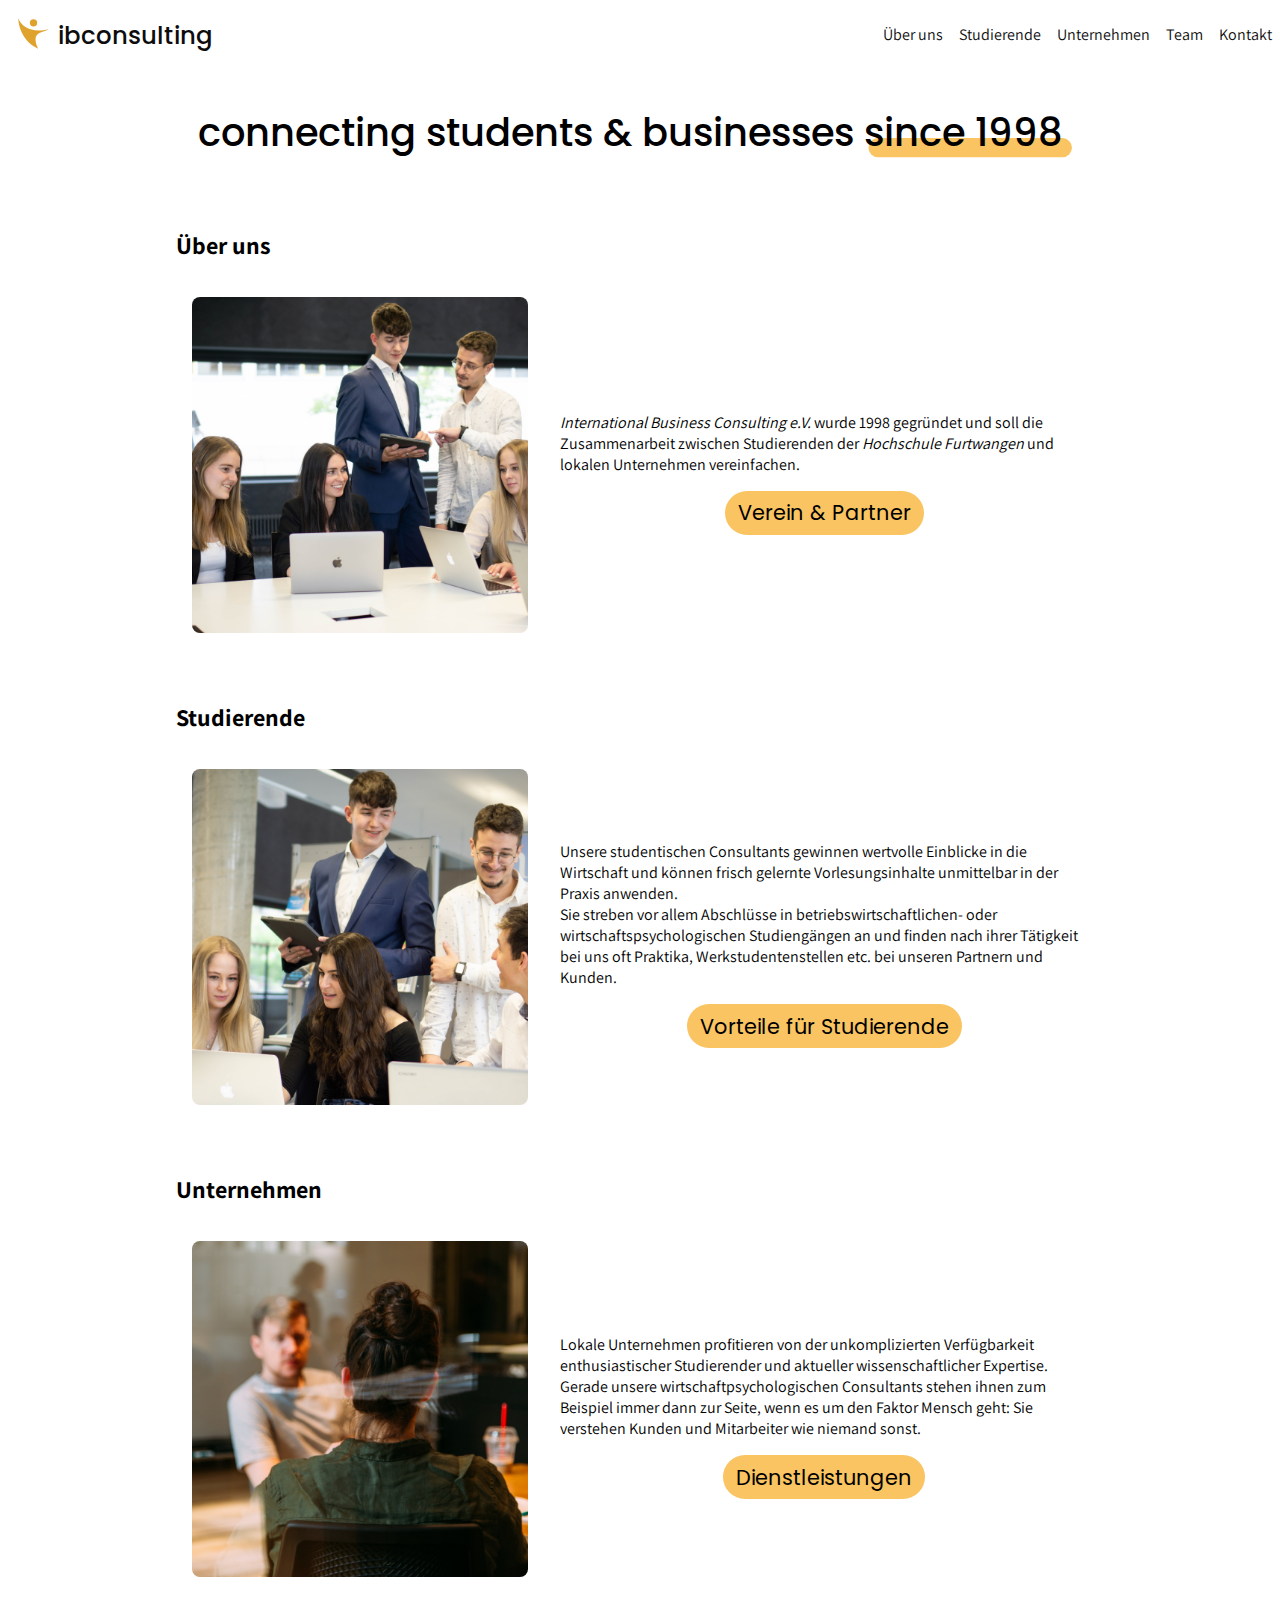
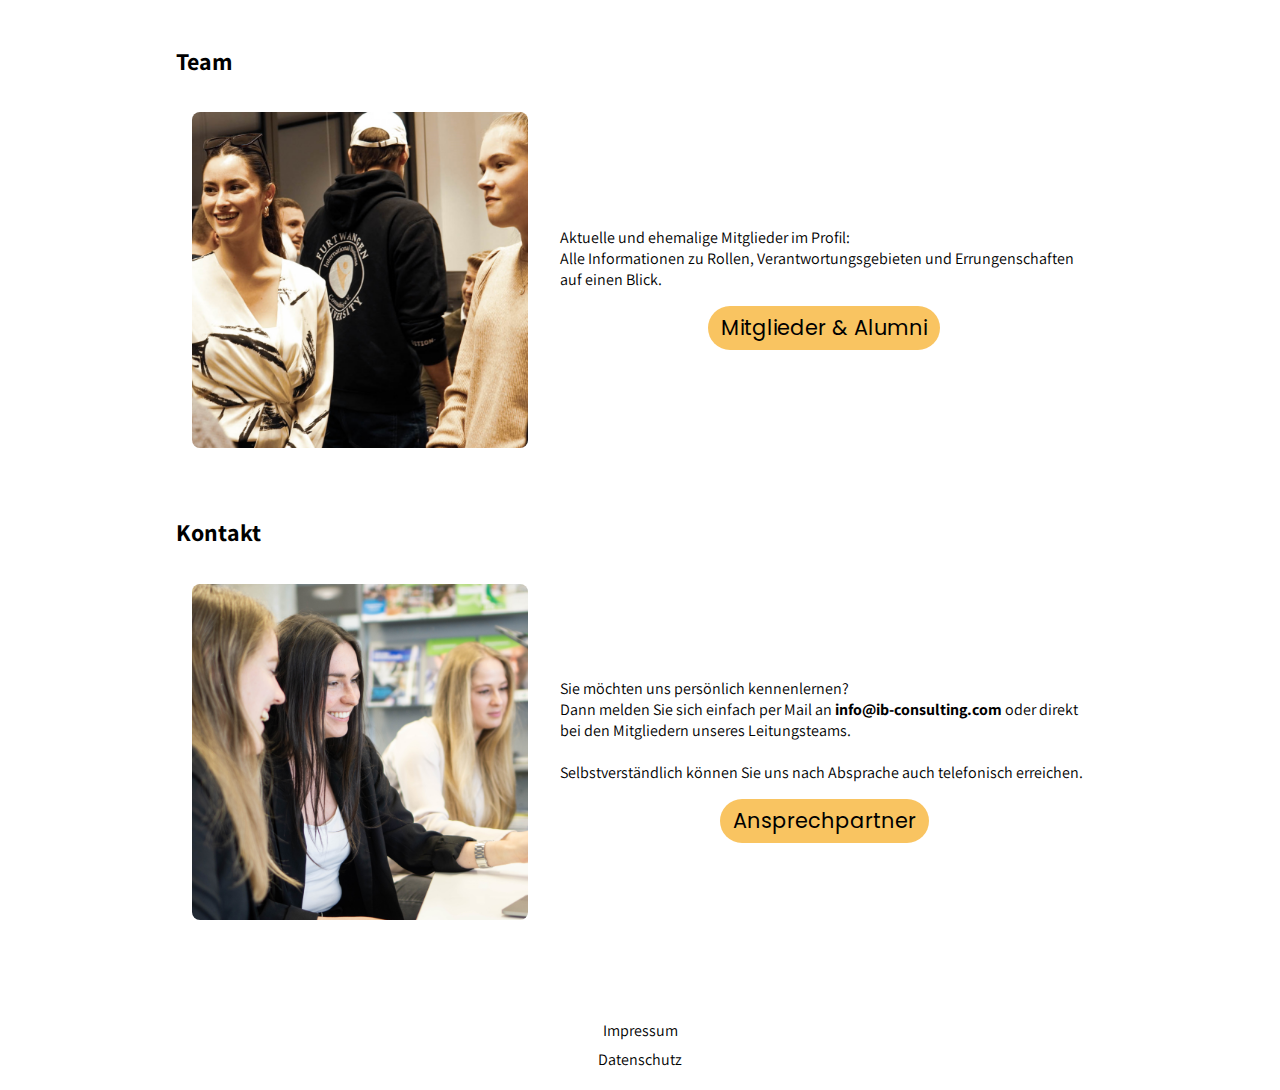
<file: ibc/index.html>
<!DOCTYPE html>
<html lang="en">
<head>
    <meta charset="UTF-8">
    <meta http-equiv="X-UA-Compatible" content="IE=edge">
    <meta name="viewport" content="width=device-width, initial-scale=1.0">
    <link rel="stylesheet" href="style.css">
    <link rel="icon" type="image/png" href="favicon.png">
    <link rel="apple-touch-icon" type="image/png" href="pictures/CI/white-background/icon_512x512.png">
    <title>ibconsulting | connecting students & businesses since 1998</title>
</head>
<body>
    <header class="drawer drawer-closed" id="header">
        <div class="drawer-title">
            <a href="index.html">
                <svg viewbox="-0.6 -0.6 7.5 2.1" height="4rem">
                    <path d="
                    M 0 0
                    C 0 0, 0 0.7, 0.65 1
                    C 0.4 0.4, 0.8 0.5, 1 0.35
                    C 0.5 0.5, 0.1 0.3, 0 0
                    "
                    fill="#DE9E21"
                    stroke="transparent"
                    stroke-width="0"/>
                    <circle cx="0.5" cy="0.15" r="0.12" stroke="transparent" fill="#DE9E21" stroke-width="0"/>
                    <text x="1.3" y="0.85" fill="black" font-family="Poppins" font-size="0.8" font-weight="500">ibconsulting</text>
                </svg>
            </a>
            <svg viewBox="0 0 1 1" height="2rem" class="animated-transitions chevron" onclick="toggleDrawer('header');" style="cursor: pointer;">
                <path d="
                M 0.1 0.7
                L 0.5 0.3
                L 0.9 0.7"
                fill="transparent"
                stroke="black" 
                stroke-width="0.07"
                stroke-linecap="round"/>
            </svg>
        </div>
        <nav class="drawer-content">
            <a href="about.html">
                Über uns
            </a>
            <a href="students.html">
                Studierende
            </a>
            <a href="businesses.html">
                Unternehmen
            </a>
            <a href="team.html">
                Team
            </a>
            <a href="contact.html">
                Kontakt
            </a>
        </nav>
    </header>
    <main>
        <h1>
            <svg viewBox="-1 -1 25 3" width="100%;">
                
                <line x1="17.7" y1="1.05" x2="22.5" y2="1.05" stroke="#f9c461" stroke-width="0.5" stroke-linecap="round"></line>
                <text x="0" y="1" font-size="1" font-weight="500" font-family="Poppins">connecting students & businesses since 1998</text>
            </svg>
        </h1>
        
        <section id="about" class="drawer drawer-always-open">
            <div class="drawer-title">
                <h2>Über uns</h2>
                <svg onclick="toggleDrawer('about');" viewBox="0 0 1 1" height="1.5rem" class="animated-transitions chevron" style="cursor: pointer;"><path d="M 0.1 0.7 L 0.5 0.3 L 0.9 0.7" fill="transparent" stroke="black" stroke-width="0.07" stroke-linecap="round"/></svg>
            </div>
            <div class="drawer-content responsive-duo">
                <div class="junior">
                    <img src="pictures/square/Ensemble_1_1-1.jpg"/>
                    <!--square slideshow?-->
                </div>
                <div class="senior">
                    <p class="regular-text">
                        <em><em>International Business Consulting e.V.</em></em> wurde 1998 gegründet und soll die <!--bietet eine Schnittstelle zwischen...-->Zusammenarbeit zwischen Studierenden der <em><em>Hochschule Furtwangen</em></em> und lokalen Unternehmen vereinfachen.
                    </p>
                    <button onclick="window.location='about.html';">Verein & Partner</button>
                </div>
            </div>
        </section>
        <section id="students" class="drawer drawer-always-open">
            <div class="drawer-title">
                <h2>Studierende</h2>
                <svg onclick="toggleDrawer('students');" viewBox="0 0 1 1" height="1.5rem" class="animated-transitions chevron" style="cursor: pointer;"><path d="M 0.1 0.7 L 0.5 0.3 L 0.9 0.7" fill="transparent" stroke="black" stroke-width="0.07" stroke-linecap="round"/></svg>
            </div>
            <div class="drawer-content responsive-duo">
                <div class="junior">
                    <img src="pictures/square/Ensemble_5_1-1.jpg"/>
                </div>
                <div class="senior">
                    <p class="regular-text">
                        Unsere studentischen Consultants gewinnen wertvolle Einblicke in die Wirtschaft und können frisch gelernte Vorlesungsinhalte unmittelbar in der Praxis anwenden. </br>
                        Sie streben vor allem Abschlüsse in betriebswirtschaftlichen- oder wirtschaftspsychologischen Studiengängen an und <!--Weiter gehen statt verlassen-->finden nach ihrer Tätigkeit bei uns oft Praktika, Werkstudentenstellen etc. bei unseren Partnern und Kunden.
                    </p>
                    <button onclick="window.location='students.html';">Vorteile für Studierende</button>
                </div>
            </div>
        </section>
        <section id="businesses" class="drawer drawer-always-open">
            <div class="drawer-title">
                <h2>Unternehmen</h2>
                <svg onclick="toggleDrawer('businesses');" viewBox="0 0 1 1" height="1.5rem" class="animated-transitions chevron" style="cursor: pointer;"><path d="M 0.1 0.7 L 0.5 0.3 L 0.9 0.7" fill="transparent" stroke="black" stroke-width="0.07" stroke-linecap="round"/></svg>
            </div>
            <div class="drawer-content responsive-duo">
                <div class="junior">
                    <img src="pictures/square/unsplash.jpg"/>
                </div>
                <div class="senior">
                    <p class="regular-text">
                        Lokale Unternehmen profitieren von der unkomplizierten Verfügbarkeit enthusiastischer Studierender und aktueller wissenschaftlicher Expertise. </br>
                        Gerade unsere wirtschaftpsychologischen Consultants stehen ihnen <!--leave out for clarity?-->zum Beispiel<!----> immer dann zur Seite, wenn es um den Faktor Mensch geht: Sie verstehen Kunden und Mitarbeiter wie niemand sonst.
                    </p>
                    <button onclick="window.location='businesses.html';">Dienstleistungen</button>
                </div>
            </div>
        </section>
        <section id="team" class="drawer drawer-always-open">
            <div class="drawer-title">
                <h2>Team</h2>
                <svg onclick="toggleDrawer('team');" viewBox="0 0 1 1" height="1.5rem" class="animated-transitions chevron" style="cursor: pointer;"><path d="M 0.1 0.7 L 0.5 0.3 L 0.9 0.7" fill="transparent" stroke="black" stroke-width="0.07" stroke-linecap="round"/></svg>
            </div>
            <div class="drawer-content responsive-duo">
                <div class="junior">
                    <img src="pictures/square/WE1.jpg"/>
                </div>
                <div class="senior">
                    <p class="regular-text">
                        Aktuelle und ehemalige Mitglieder im Profil: </br>
                        Alle Informationen zu Rollen, Verantwortungsgebieten und Errungenschaften auf einen Blick.
                    </p>
                    <button onclick="window.location='team.html';">Mitglieder & Alumni</button>
                </div>
            </div>
        </section>
        <section id="contact" class="drawer drawer-always-open">
            <div class="drawer-title">
                <h2>Kontakt</h2>
                <svg onclick="toggleDrawer('contact');" viewBox="0 0 1 1" height="1.5rem" class="animated-transitions chevron" style="cursor: pointer;"><path d="M 0.1 0.7 L 0.5 0.3 L 0.9 0.7" fill="transparent" stroke="black" stroke-width="0.07" stroke-linecap="round"/></svg>
            </div>
            <div class="drawer-content responsive-duo">
                <div class="junior">
                    <img src="pictures/square/Ensemble_4_1-1.jpg"/>
                </div>
                <div class="senior">
                    <p class="regular-text">
                        Sie möchten uns persönlich kennenlernen? </br>
                        Dann melden Sie sich einfach per Mail an <span style="font-weight: bold; white-space: nowrap;"><a href="mailto:info@ib-consulting.com">info@ib-consulting.com</a></span> oder direkt bei den Mitgliedern unseres Leitungsteams. </br></br>
                        Selbstverständlich können Sie uns nach Absprache auch telefonisch erreichen.
                    </p>
                    <button onclick="window.location='contact.html#ansprechpartner';">Ansprechpartner</button>
                </div>
            </div>
        </section>
    </main>

    <footer>
        <a href="legal.html#impressum">Impressum</a>
        <a href="legal.html#datenschutz">Datenschutz</a>
    </footer>

    <script src="script.js"></script>
</body>
</html>
</file>
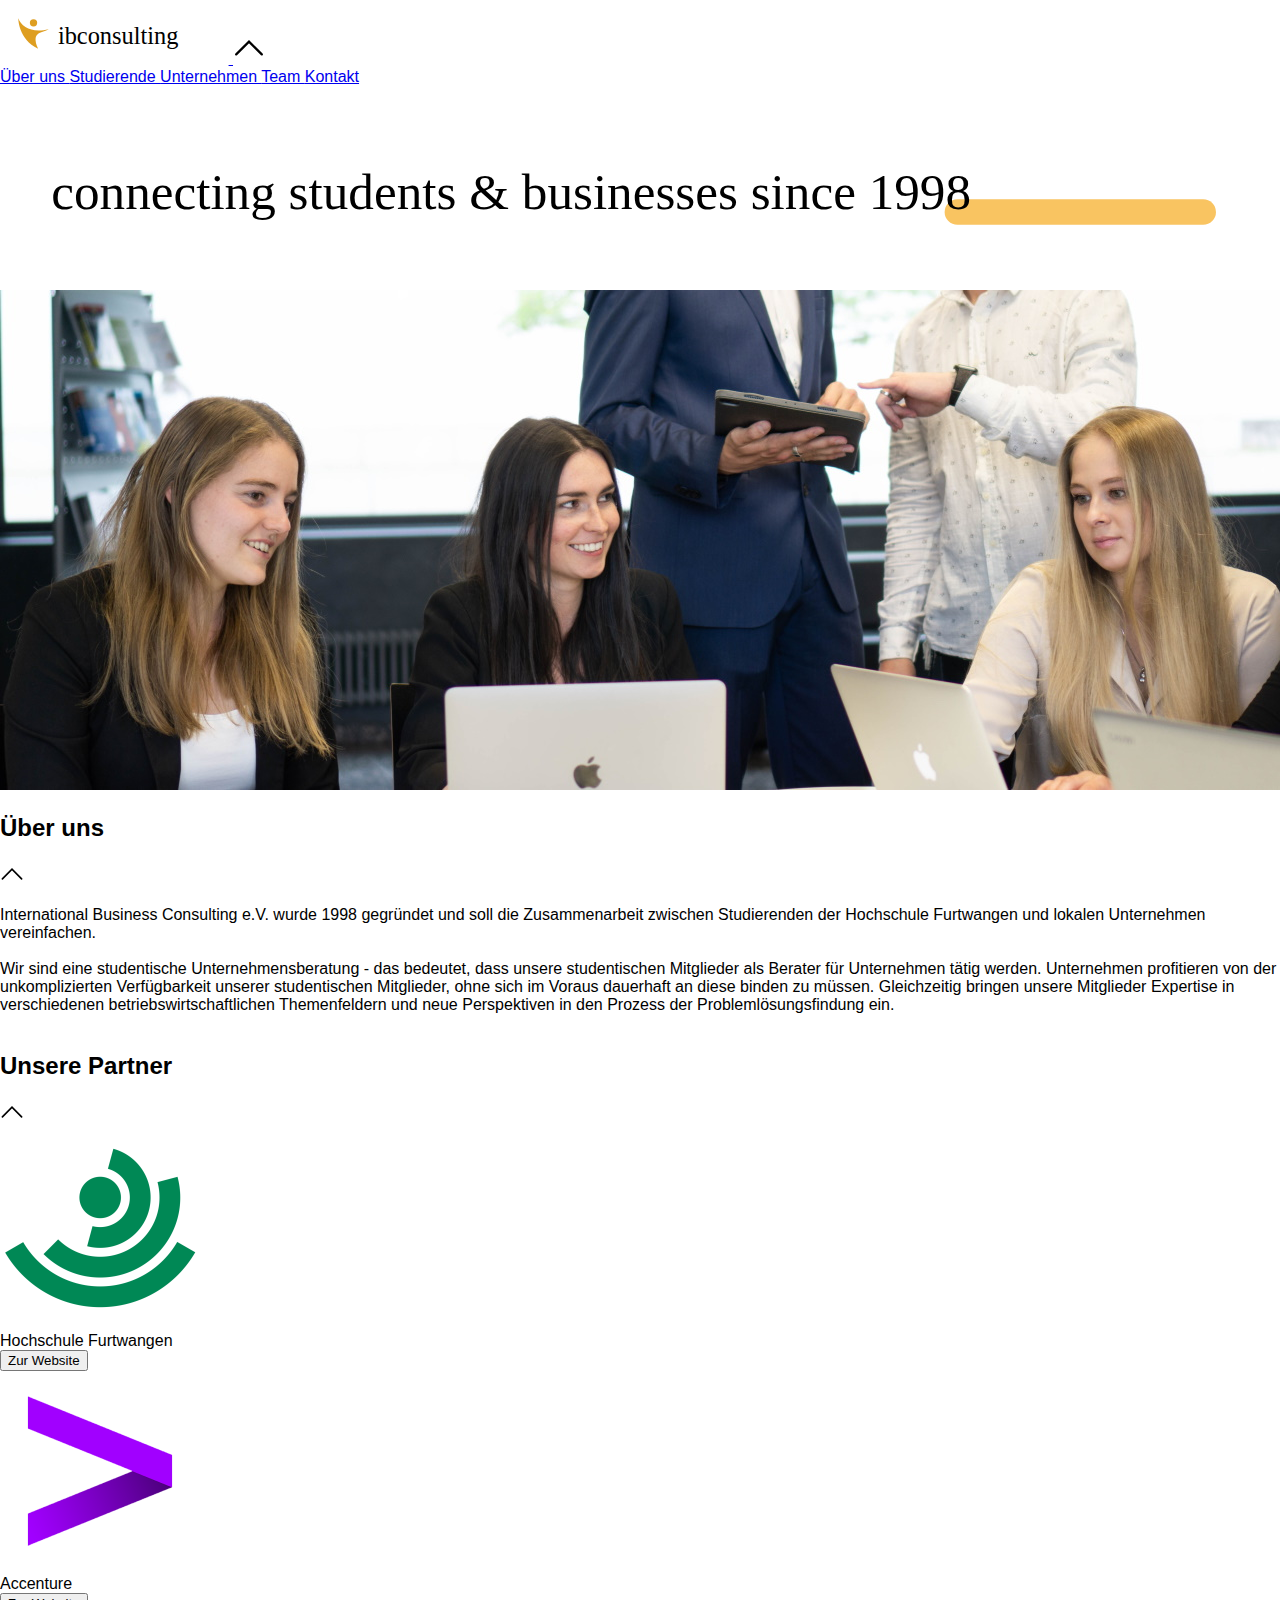
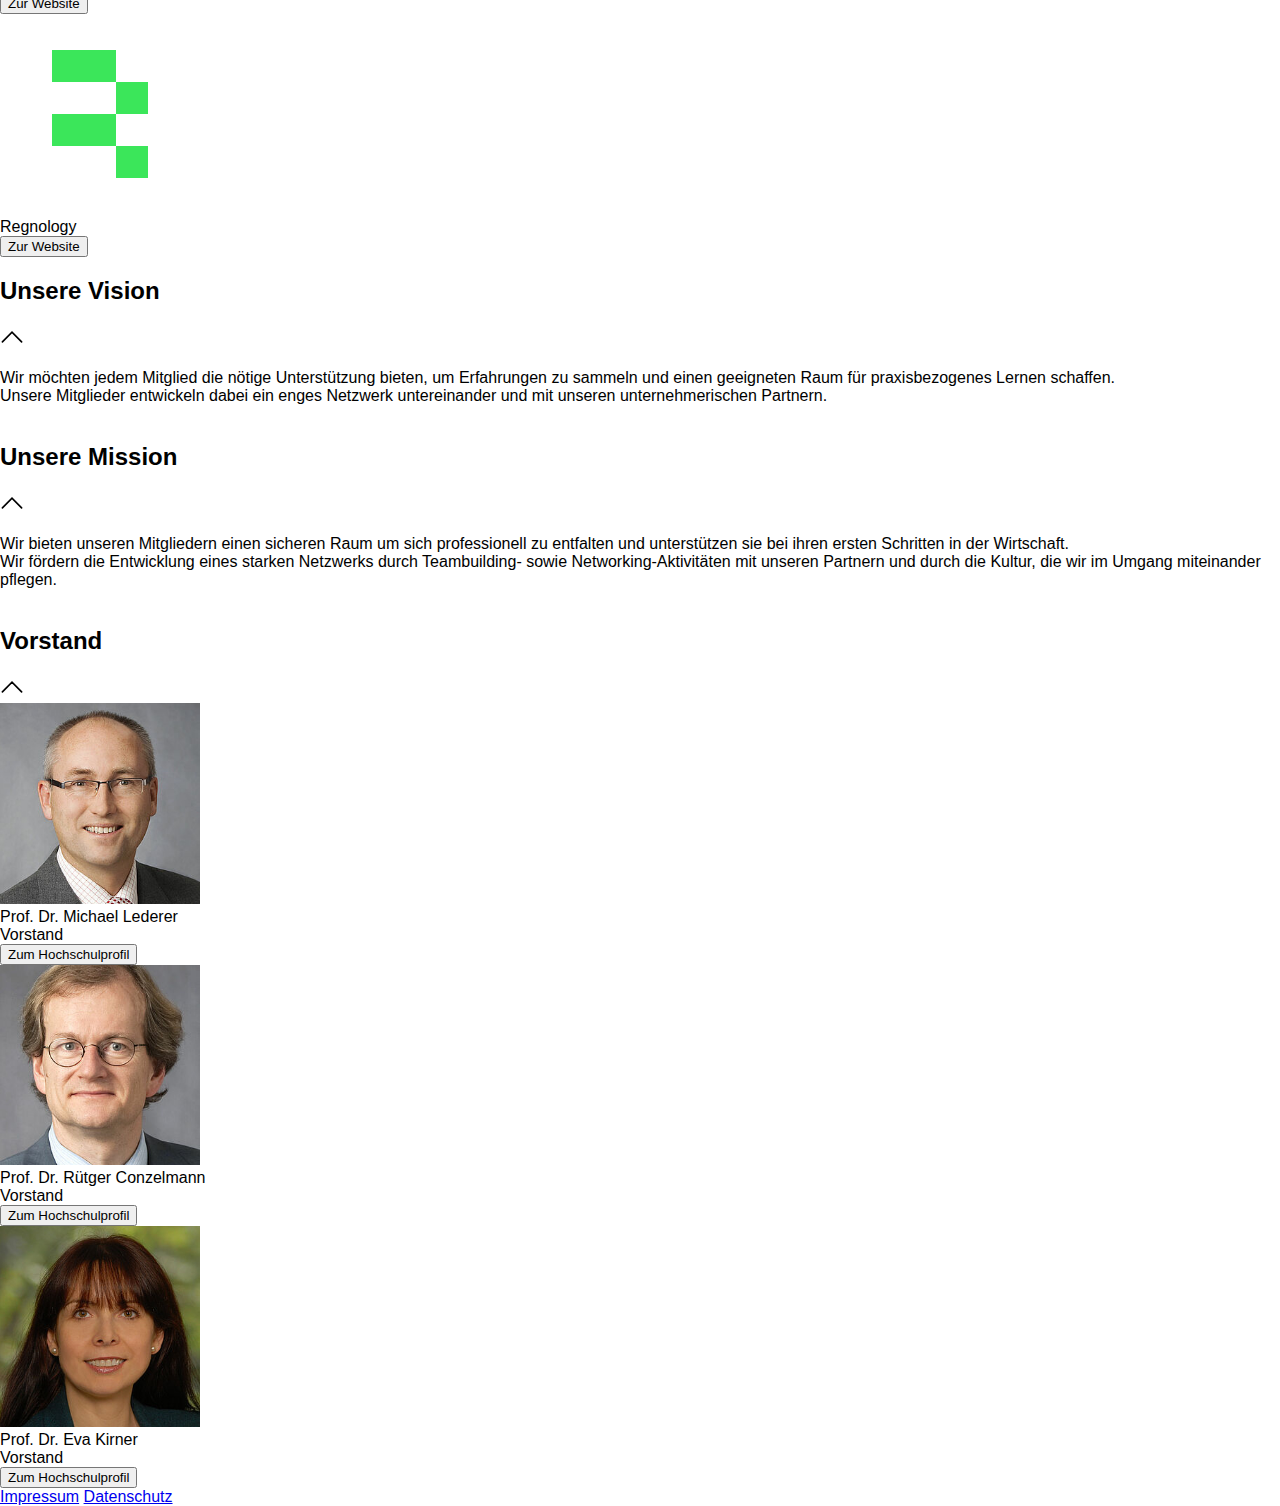
<file: about.html>
<!DOCTYPE html>
<html lang="en">
<head>
    <meta charset="UTF-8">
    <meta http-equiv="X-UA-Compatible" content="IE=edge">
    <meta name="viewport" content="width=device-width, initial-scale=1.0">
    <link rel="stylesheet" href="style.css">
    <link rel="icon" type="image/png" href="favicon.png">
    <link rel="apple-touch-icon" type="image/png" href="pictures/CI/white-background/icon_512x512.png">
    <title>ibconsulting | About</title>
</head>
<body>
    <header class="drawer drawer-closed" id="header">
        <div class="drawer-title">
            <a href="index.html">
                <svg viewbox="-0.6 -0.6 7.5 2.1" height="4rem">
                    <path d="
                    M 0 0
                    C 0 0, 0 0.7, 0.65 1
                    C 0.4 0.4, 0.8 0.5, 1 0.35
                    C 0.5 0.5, 0.1 0.3, 0 0
                    "
                    fill="#DE9E21"
                    stroke="transparent"
                    stroke-width="0"/>
                    <circle cx="0.5" cy="0.15" r="0.12" stroke="transparent" fill="#DE9E21" stroke-width="0"/>
                    <text x="1.3" y="0.85" fill="black" font-family="Poppins" font-size="0.8" font-weight="500">ibconsulting</text>
                </svg>
            </a>
            <svg viewBox="0 0 1 1" height="2rem" class="animated-transitions chevron" onclick="toggleDrawer('header');" style="cursor: pointer;">
                <path d="
                M 0.1 0.7
                L 0.5 0.3
                L 0.9 0.7"
                fill="transparent"
                stroke="black" 
                stroke-width="0.07"
                stroke-linecap="round"/>
            </svg>
        </div>
        <nav class="drawer-content">
            <a href="about.html">
                Über uns
            </a>
            <a href="students.html">
                Studierende
            </a>
            <a href="businesses.html">
                Unternehmen
            </a>
            <a href="team.html">
                Team
            </a>
            <a href="contact.html">
                Kontakt
            </a>
        </nav>
    </header>
    <main>
        <h1>
            <svg viewBox="-1 -1 25 3" width="100%;">
                <line x1="17.7" y1="1.05" x2="22.5" y2="1.05" stroke="#f9c461" stroke-width="0.5" stroke-linecap="round"></line>
                <text x="0" y="1" font-size="1" font-weight="500" font-family="Poppins">connecting students & businesses since 1998</text>
            </svg>
        </h1>
        <img src="pictures/banner/Ensemble_1_3-1.jpg"/>
        <section id="about" class="drawer drawer-always-open">
            <div class="drawer-title">
                <h2>Über uns</h2>
                <svg onclick="toggleDrawer('about');" viewBox="0 0 1 1" height="1.5rem" class="animated-transitions chevron" style="cursor: pointer;"><path d="M 0.1 0.7 L 0.5 0.3 L 0.9 0.7" fill="transparent" stroke="black" stroke-width="0.07" stroke-linecap="round"/></svg>
                
            </div>
            <div class="drawer-content">
                <p>
                    International Business Consulting e.V. wurde 1998 gegründet und soll die <!--bietet eine Schnittstelle zwischen...-->Zusammenarbeit zwischen Studierenden der Hochschule Furtwangen und lokalen Unternehmen vereinfachen. </br></br>
                    Wir sind eine studentische Unternehmensberatung - das bedeutet, dass unsere studentischen Mitglieder als Berater für Unternehmen tätig werden. 
                    Unternehmen profitieren von der unkomplizierten Verfügbarkeit unserer studentischen Mitglieder, 
                    ohne sich im Voraus dauerhaft an diese binden zu müssen. 
                    Gleichzeitig bringen unsere Mitglieder Expertise in verschiedenen betriebswirtschaftlichen Themenfeldern und neue Perspektiven in den Prozess der Problemlösungsfindung ein. </br></br>
                </p>
            </div>
        </section>

        <section id="partners" class="drawer drawer-always-open">
            <div class="drawer-title">
                <h2>Unsere Partner</h2>
                <svg onclick="toggleDrawer('partners');" viewBox="0 0 1 1" height="1.5rem" class="animated-transitions chevron" style="cursor: pointer;"><path d="M 0.1 0.7 L 0.5 0.3 L 0.9 0.7" fill="transparent" stroke="black" stroke-width="0.07" stroke-linecap="round"/></svg>
                
            </div>
            <div class="drawer-content card-display">
                <div id="Hochschule-Furtwangen" class="card-vertical">
                    <img src="pictures/partners/HFU.png" width="200"/>
                    <div class="card-name">
                        Hochschule Furtwangen
                    </div>
                    <div class="card-action">
                        <button onclick="window.location='https://www.hs-furtwangen.de/';">Zur Website</button>
                    </div>
                </div>
                <div id="Accenture" class="card-vertical">
                    <img src="pictures/partners/Accenture.png" width="200"/>
                    <div class="card-name">
                        Accenture
                    </div>
                    <div class="card-action">
                        <button onclick="window.location='https://www.accenture.com';">Zur Website</button>
                    </div>
                </div>
                <div id="Accenture" class="card-vertical">
                    <img src="pictures/partners/Regnology_white.png" width="200"/>
                    <div class="card-name">
                        Regnology
                    </div>
                    <div class="card-action">
                        <button onclick="window.location='https://www.regnology.net';">Zur Website</button>
                    </div>
                </div>
            </div>
        </section>

        <section id="vision" class="drawer drawer-always-open">
            <div class="drawer-title">
                <h2>Unsere Vision</h2>
                <svg onclick="toggleDrawer('vision');" viewBox="0 0 1 1" height="1.5rem" class="animated-transitions chevron" style="cursor: pointer;"><path d="M 0.1 0.7 L 0.5 0.3 L 0.9 0.7" fill="transparent" stroke="black" stroke-width="0.07" stroke-linecap="round"/></svg>
                
            </div>
            <div class="drawer-content">
                <p>
                    Wir möchten jedem Mitglied die nötige Unterstützung bieten, um Erfahrungen zu sammeln und einen geeigneten Raum für praxisbezogenes Lernen schaffen. </br>Unsere Mitglieder entwickeln dabei ein enges Netzwerk untereinander und mit unseren unternehmerischen Partnern. </br></br>
                </p>
            </div>
        </section>

        <section id="mission" class="drawer drawer-always-open">
            <div class="drawer-title">
                <h2>Unsere Mission</h2>
                <svg onclick="toggleDrawer('mission');" viewBox="0 0 1 1" height="1.5rem" class="animated-transitions chevron" style="cursor: pointer;"><path d="M 0.1 0.7 L 0.5 0.3 L 0.9 0.7" fill="transparent" stroke="black" stroke-width="0.07" stroke-linecap="round"/></svg>
                
            </div>
            <div class="drawer-content">
                <p>
                    Wir bieten unseren Mitgliedern einen sicheren Raum um sich professionell zu entfalten und unterstützen sie bei ihren ersten Schritten in der Wirtschaft. </br>Wir fördern die Entwicklung eines starken Netzwerks durch Teambuilding- sowie Networking-Aktivitäten mit unseren Partnern und durch die Kultur, die wir im Umgang miteinander pflegen. </br></br>
                </p>
            </div>
        </section>

        <section id="vorstand" class="drawer drawer-always-open">
            <div class="drawer-title">
                <h2>Vorstand</h2>
                <svg onclick="toggleDrawer('vorstand');" viewBox="0 0 1 1" height="1.5rem" class="animated-transitions chevron" style="cursor: pointer;"><path d="M 0.1 0.7 L 0.5 0.3 L 0.9 0.7" fill="transparent" stroke="black" stroke-width="0.07" stroke-linecap="round"/></svg>

            </div>
            <div class="drawer-content card-display">
                <div id="Lederer" class="card-vertical">
                    <img src="pictures/people/Lederer.jpg" width="200"/>
                    <div class="card-name">
                        Prof. Dr. Michael Lederer
                    </div>
                    <div class="card-title">
                        Vorstand
                    </div>
                    <div class="card-action">
                        <button onclick="window.location='https://www.hs-furtwangen.de/personen/profil/104-michaellederer/';">Zum Hochschulprofil</button>
                    </div>
                </div>

                <div id="Conzelmann" class="card-vertical">
                    <img src="pictures/people/Conzelmann.jpg" width="200"/>
                    <div class="card-name">
                        Prof. Dr. Rütger Conzelmann
                    </div>
                    <div class="card-title">
                        Vorstand
                    </div>
                    <div class="card-action">
                        <button onclick="window.location='https://www.hs-furtwangen.de/personen/profil/35-ruetgerconzelmann/';">Zum Hochschulprofil</button>
                    </div>
                </div>

                <div id="Kirner" class="card-vertical">
                    <img src="pictures/people/Kirner.jpg" width="200"/>
                    <div class="card-name">
                        Prof. Dr. Eva Kirner
                    </div>
                    <div class="card-title">
                        Vorstand
                    </div>
                    <div class="card-action">
                        <button onclick="window.location='https://www.hs-furtwangen.de/personen/profil/29-evakirner/';">Zum Hochschulprofil</button>
                    </div>
                </div>
            </div>

        </section>

    </main>

    <footer>
        <a href="legal.html#impressum">Impressum</a>
        <a href="legal.html#datenschutz">Datenschutz</a>
    </footer>

    <script src="script.js"></script>
</body>
</html>
</file>
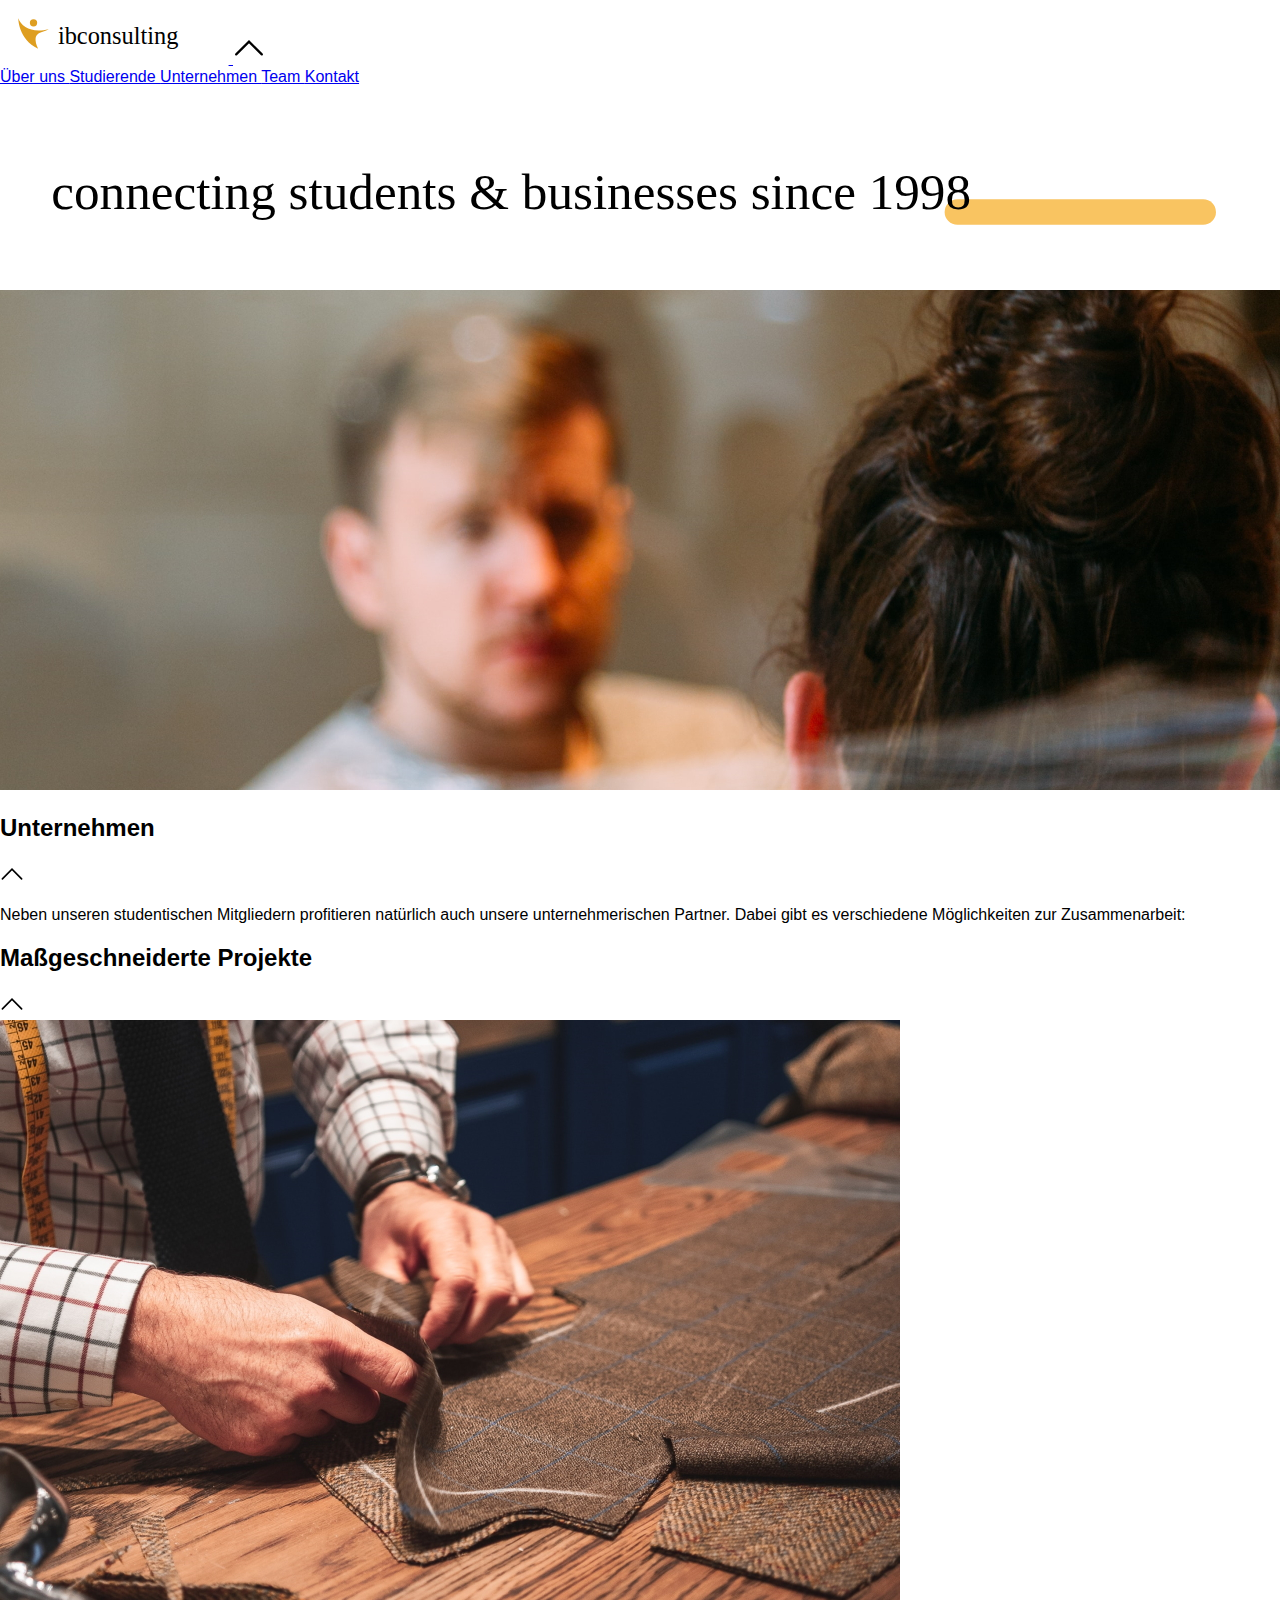
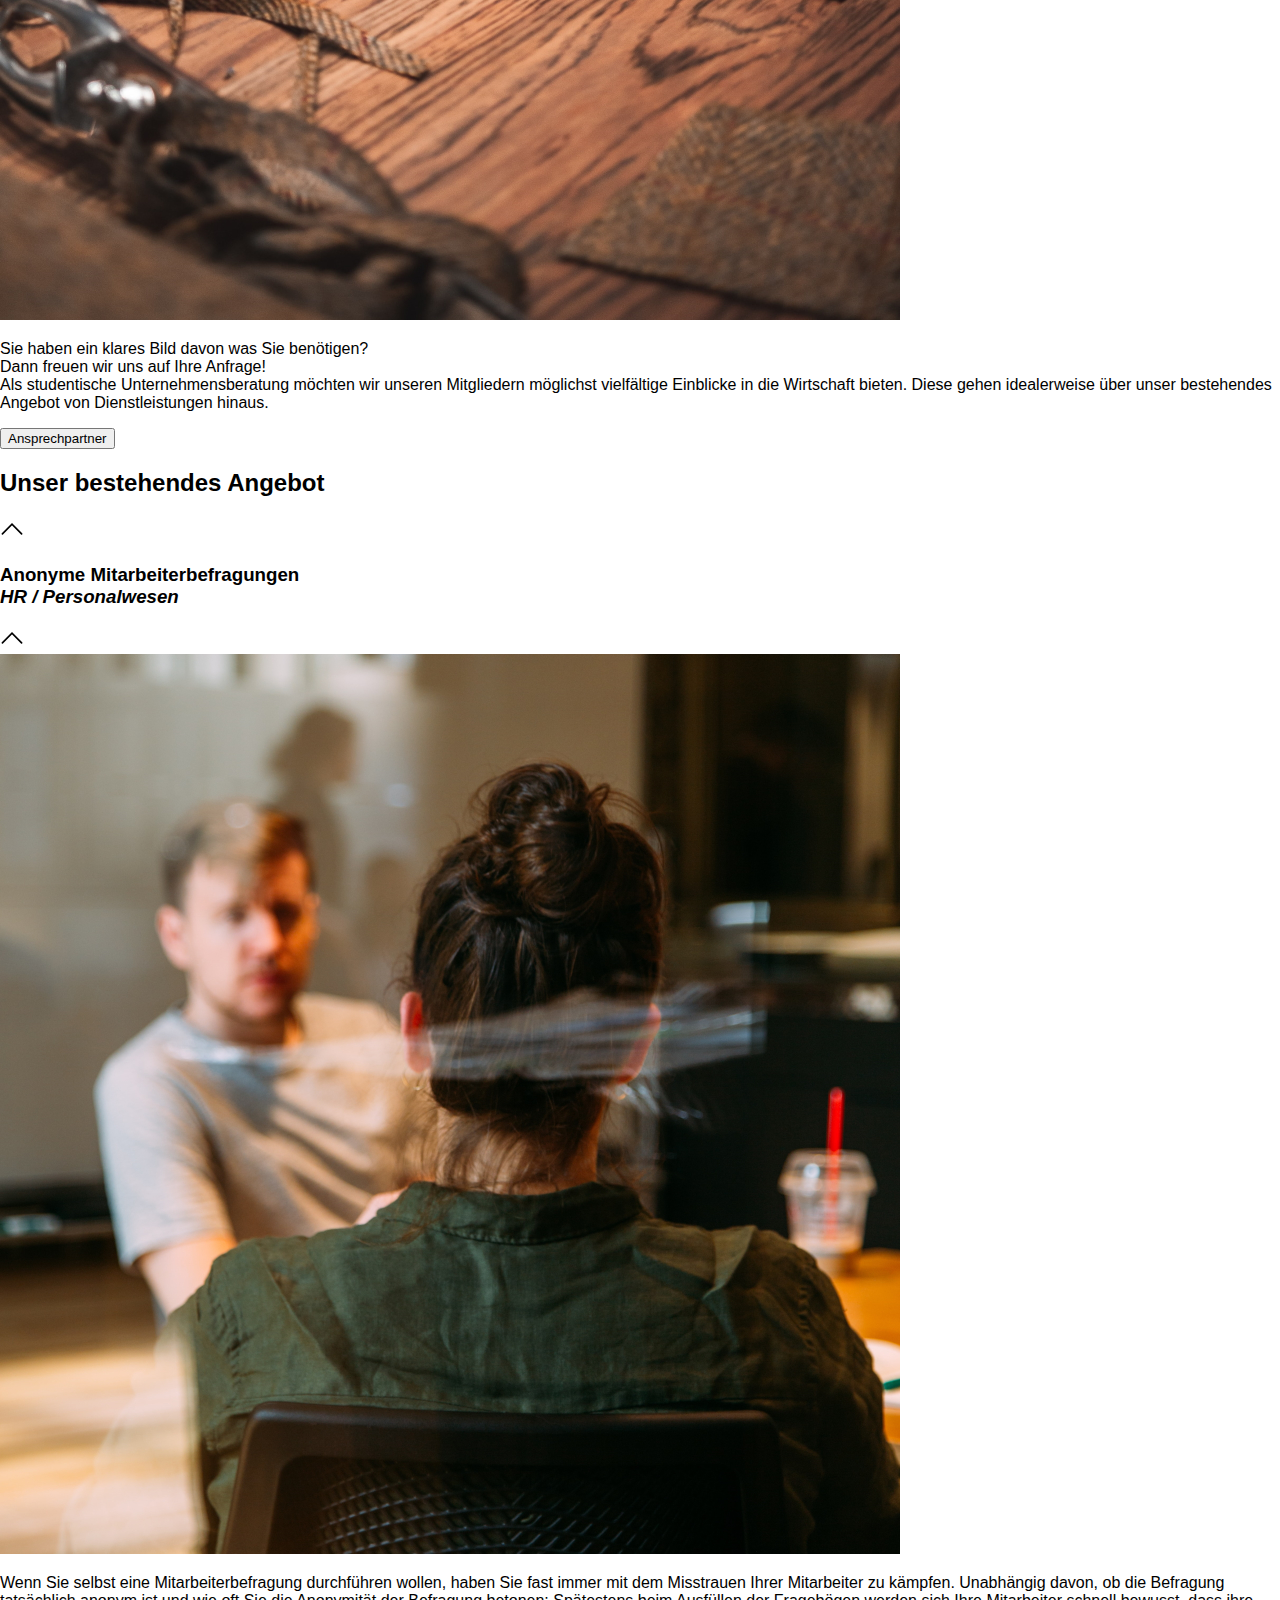
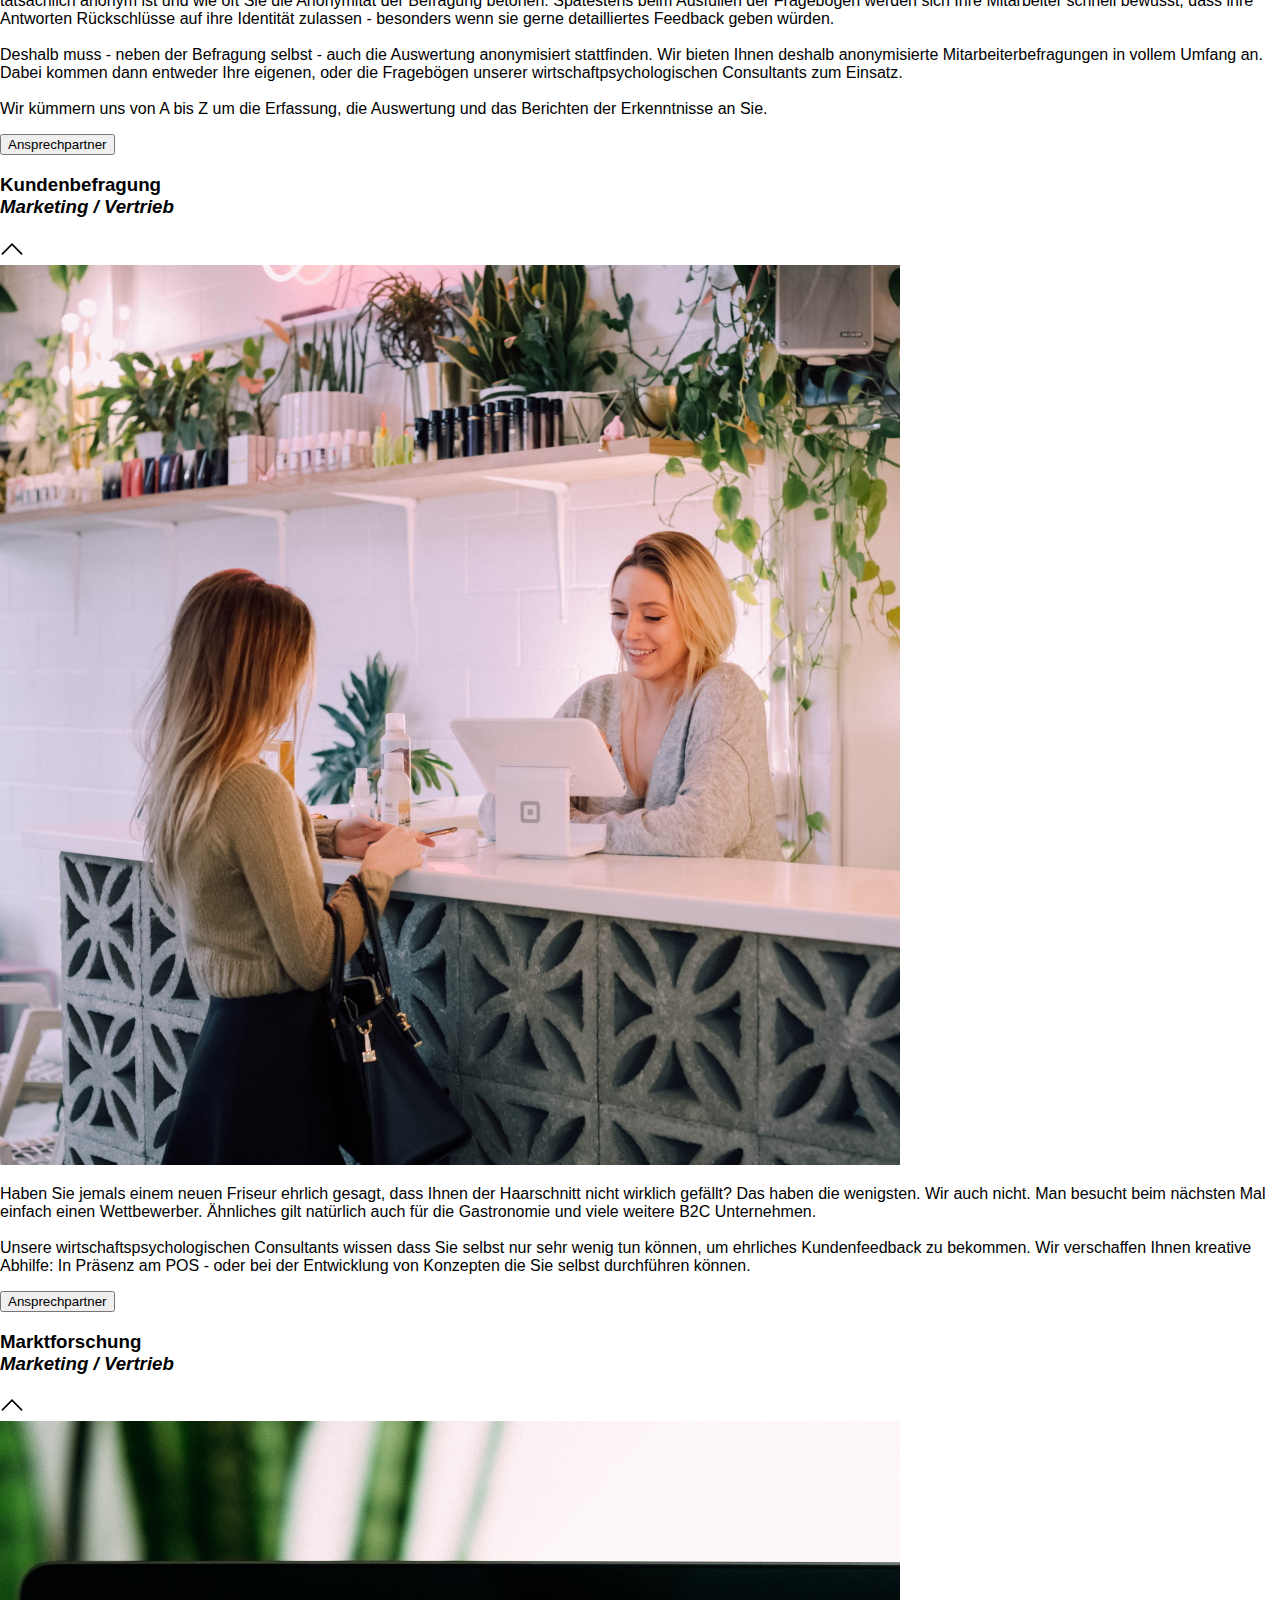
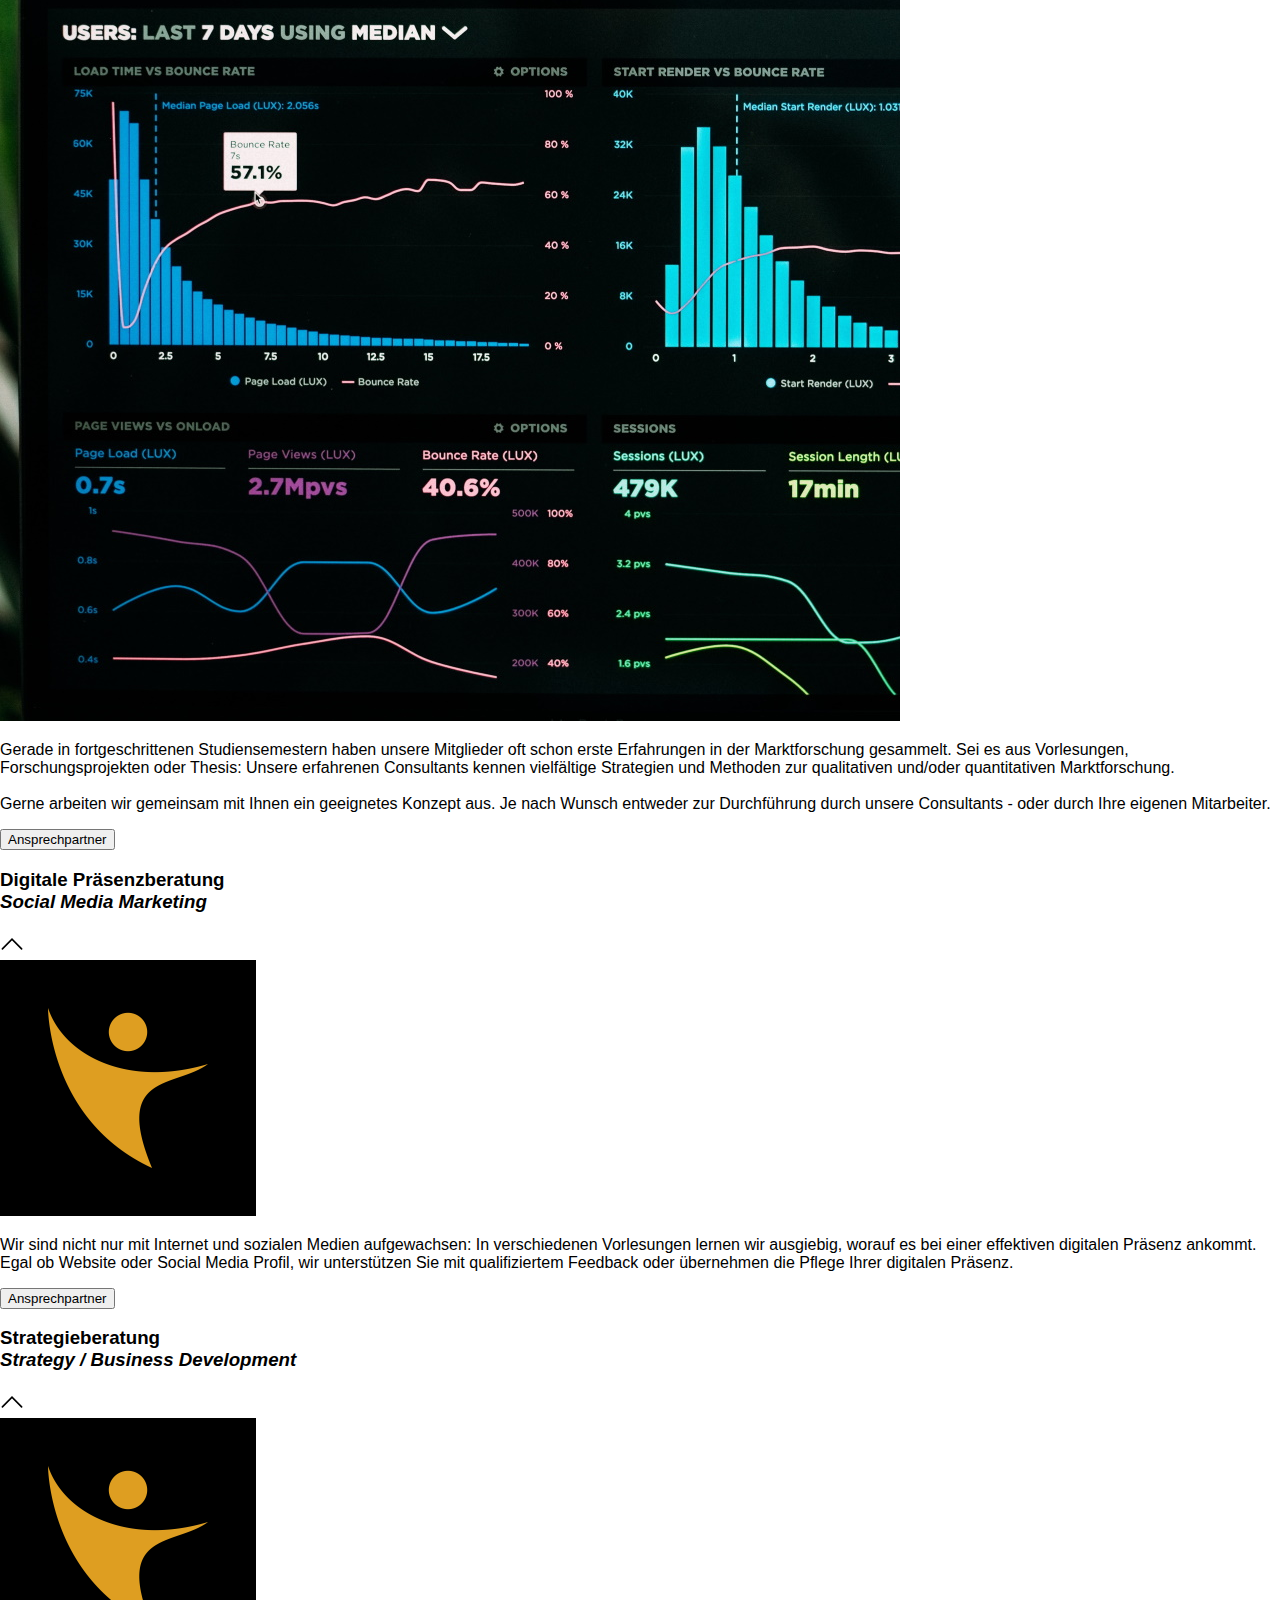
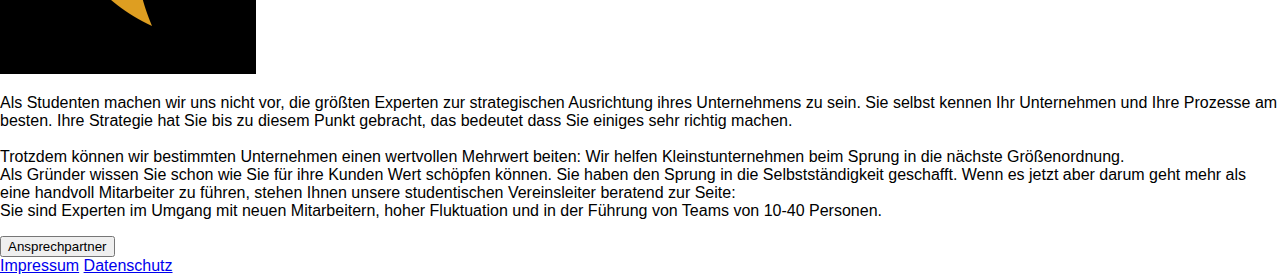
<file: businesses.html>
<!DOCTYPE html>
<html lang="en">
<head>
    <meta charset="UTF-8">
    <meta http-equiv="X-UA-Compatible" content="IE=edge">
    <meta name="viewport" content="width=device-width, initial-scale=1.0">
    <link rel="stylesheet" href="style.css">
    <link rel="icon" type="image/png" href="favicon.png">
    <link rel="apple-touch-icon" type="image/png" href="pictures/CI/white-background/icon_512x512.png">
    <title>ibconsulting | Businesses</title>
</head>
<body>
    <header class="drawer drawer-closed" id="header">
        <div class="drawer-title">
            <a href="index.html">
                <svg viewbox="-0.6 -0.6 7.5 2.1" height="4rem">
                    <path d="
                    M 0 0
                    C 0 0, 0 0.7, 0.65 1
                    C 0.4 0.4, 0.8 0.5, 1 0.35
                    C 0.5 0.5, 0.1 0.3, 0 0
                    "
                    fill="#DE9E21"
                    stroke="transparent"
                    stroke-width="0"/>
                    <circle cx="0.5" cy="0.15" r="0.12" stroke="transparent" fill="#DE9E21" stroke-width="0"/>
                    <text x="1.3" y="0.85" fill="black" font-family="Poppins" font-size="0.8" font-weight="500">ibconsulting</text>
                </svg>
            </a>
            <svg viewBox="0 0 1 1" height="2rem" class="animated-transitions chevron" onclick="toggleDrawer('header');" style="cursor: pointer;">
                <path d="
                M 0.1 0.7
                L 0.5 0.3
                L 0.9 0.7"
                fill="transparent"
                stroke="black" 
                stroke-width="0.07"
                stroke-linecap="round"/>
            </svg>
        </div>
        <nav class="drawer-content">
            <a href="about.html">
                Über uns
            </a>
            <a href="students.html">
                Studierende
            </a>
            <a href="businesses.html">
                Unternehmen
            </a>
            <a href="team.html">
                Team
            </a>
            <a href="contact.html">
                Kontakt
            </a>
        </nav>
    </header>
    <main>
        <h1>
            <svg viewBox="-1 -1 25 3" width="100%;">
                <line x1="17.7" y1="1.05" x2="22.5" y2="1.05" stroke="#f9c461" stroke-width="0.5" stroke-linecap="round"></line>
                <text x="0" y="1" font-size="1" font-weight="500" font-family="Poppins">connecting students & businesses since 1998</text>
            </svg>
        </h1>
        <img src="pictures/banner/unsplash_3-1.jpg"/>
        <section id="companies" class="drawer drawer-always-open">
            <div class="drawer-title">
                <h2>Unternehmen</h2>
                <svg onclick="toggleDrawer('companies');" viewBox="0 0 1 1" height="1.5rem" class="animated-transitions chevron" style="cursor: pointer;"><path d="M 0.1 0.7 L 0.5 0.3 L 0.9 0.7" fill="transparent" stroke="black" stroke-width="0.07" stroke-linecap="round"/></svg>

            </div>
            <div class="drawer-content">
                <p>
                    Neben unseren studentischen Mitgliedern profitieren natürlich auch unsere unternehmerischen Partner. 
                    Dabei gibt es verschiedene Möglichkeiten zur Zusammenarbeit:
                </p>
            </div>
        </section>
        <section id="customprojects" class="drawer drawer-always-open">
            <div class="drawer-title">
                <h2>Maßgeschneiderte Projekte</h2>
                <svg onclick="toggleDrawer('customprojects');" viewBox="0 0 1 1" height="1.5rem" class="animated-transitions chevron" style="cursor: pointer;"><path d="M 0.1 0.7 L 0.5 0.3 L 0.9 0.7" fill="transparent" stroke="black" stroke-width="0.07" stroke-linecap="round"/></svg>

            </div>
            <div class="drawer-content responsive-duo">
                <div class="junior">
                    <img src="pictures/square/unsplash-salvador-godoy.jpg"/>
                </div>
                <div class="senior">
                    <p>
                        Sie haben ein klares Bild davon was Sie benötigen? <br>
                        Dann freuen wir uns auf Ihre Anfrage! <br>
                        Als studentische Unternehmensberatung möchten wir unseren Mitgliedern möglichst vielfältige Einblicke in die Wirtschaft bieten. 
                        Diese gehen idealerweise über unser bestehendes Angebot von Dienstleistungen hinaus. 
                    </p>
                    <button onclick="window.location='contact.html#ansprechpartner';">Ansprechpartner</button>
                </div>
            </div>
        </section>
        
        <section id="services" class="drawer">
            <div class="drawer-title">
                <h2>Unser bestehendes Angebot</h2>
                <svg onclick="toggleDrawer('services');" viewBox="0 0 1 1" height="1.5rem" class="animated-transitions chevron" style="cursor: pointer;"><path d="M 0.1 0.7 L 0.5 0.3 L 0.9 0.7" fill="transparent" stroke="black" stroke-width="0.07" stroke-linecap="round"/></svg>

            </div>
            <div class="drawer-content">
                <div id="mitarbeiterbefragung" class="drawer drawer-closed">
                    <div class="drawer-title">
                        <h3>Anonyme Mitarbeiterbefragungen<br><em>HR / Personalwesen</em></h3>
                        <svg onclick="toggleDrawer('mitarbeiterbefragung');" viewBox="0 0 1 1" height="1.5rem" class="animated-transitions chevron" style="cursor: pointer;"><path d="M 0.1 0.7 L 0.5 0.3 L 0.9 0.7" fill="transparent" stroke="black" stroke-width="0.07" stroke-linecap="round"/></svg>

                    </div>
                    <div class="drawer-content responsive-duo">
                        <div class="junior">
                            <img src="pictures/square/unsplash.jpg"/>
                            <!--ballot box-->
                        </div>
                        <div class="senior">
                            <p>
                                Wenn Sie selbst eine Mitarbeiterbefragung durchführen wollen, 
                                haben Sie fast immer mit dem Misstrauen Ihrer Mitarbeiter zu kämpfen. 
                                Unabhängig davon, ob die Befragung tatsächlich anonym ist und wie oft Sie die Anonymität der Befragung betonen: 
                                Spätestens beim Ausfüllen der Fragebögen werden sich Ihre Mitarbeiter schnell bewusst, 
                                dass ihre Antworten Rückschlüsse auf ihre Identität zulassen - besonders wenn sie gerne detailliertes Feedback geben würden. <br><br>
                                Deshalb muss - neben der Befragung selbst - auch die Auswertung anonymisiert stattfinden. Wir bieten Ihnen deshalb anonymisierte Mitarbeiterbefragungen in vollem Umfang an. Dabei kommen dann entweder Ihre eigenen, oder die Fragebögen unserer wirtschaftpsychologischen Consultants zum Einsatz. <br><br>
                                Wir kümmern uns von A bis Z um die Erfassung, die Auswertung und das Berichten der Erkenntnisse an Sie.
                            </p>
                            <button onclick="window.location='contact.html#ansprechpartner';">Ansprechpartner</button>
    
                        </div>
                    </div>
                </div>
                <div id="kundenbefragung" class="drawer drawer-closed">
                    <div class="drawer-title">
                        <h3>Kundenbefragung<br><em>Marketing / Vertrieb</em></h3>
                        <svg onclick="toggleDrawer('kundenbefragung');" viewBox="0 0 1 1" height="1.5rem" class="animated-transitions chevron" style="cursor: pointer;"><path d="M 0.1 0.7 L 0.5 0.3 L 0.9 0.7" fill="transparent" stroke="black" stroke-width="0.07" stroke-linecap="round"/></svg>
    
                    </div>
                    <div class="drawer-content responsive-duo">
                        <div class="junior">
                            <img src="pictures/square/unsplash-christiann-koepke.jpg"/>
                            <!--thumbs up/down-->
                        </div>
                        <div class="senior">
                            <p>
                                Haben Sie jemals einem neuen Friseur ehrlich gesagt, dass Ihnen der Haarschnitt nicht wirklich gefällt? Das haben die wenigsten. Wir auch nicht. Man besucht beim nächsten Mal einfach einen Wettbewerber. 
                                Ähnliches gilt natürlich auch für die Gastronomie und viele weitere B2C Unternehmen.<br><br>
                                Unsere wirtschaftspsychologischen Consultants wissen dass Sie selbst nur sehr wenig tun können, um ehrliches Kundenfeedback zu bekommen. Wir verschaffen Ihnen kreative Abhilfe: In Präsenz am POS - oder bei der Entwicklung von Konzepten die Sie selbst durchführen können.
                            </p>
                            <button onclick="window.location='contact.html#ansprechpartner';">Ansprechpartner</button>
                        </div>
                    </div>
                </div>
                <div id="marktforschung" class="drawer drawer-closed">
                    <div class="drawer-title">
                        <h3>Marktforschung<br><em>Marketing / Vertrieb</em></h3>
                        <svg onclick="toggleDrawer('marktforschung');" viewBox="0 0 1 1" height="1.5rem" class="animated-transitions chevron" style="cursor: pointer;"><path d="M 0.1 0.7 L 0.5 0.3 L 0.9 0.7" fill="transparent" stroke="black" stroke-width="0.07" stroke-linecap="round"/></svg>
    
                    </div>
                    <div class="drawer-content responsive-duo">
                        <div class="junior">
                                <!--clipboard?-->
                                <img src="pictures/square/unsplash-luke-chesser.jpg"/>       
                        </div>
                        <div class="senior">
                            <p>
                                Gerade in fortgeschrittenen Studiensemestern haben unsere Mitglieder oft schon erste Erfahrungen in der Marktforschung gesammelt. 
                                Sei es aus Vorlesungen, Forschungsprojekten oder Thesis: Unsere erfahrenen Consultants kennen vielfältige Strategien und Methoden zur qualitativen und/oder quantitativen Marktforschung. 
                                <br><br>
                                Gerne arbeiten wir gemeinsam mit Ihnen ein geeignetes Konzept aus. Je nach Wunsch entweder zur Durchführung durch unsere Consultants - oder durch Ihre eigenen Mitarbeiter.
                            </p>
                            <button onclick="window.location='contact.html#ansprechpartner';">Ansprechpartner</button>
                        </div>
                    </div>
                </div>
                <div id="socialmediasupport" class="drawer drawer-closed">
                    <div class="drawer-title">
                        <h3>Digitale Präsenzberatung<br><em>Social Media Marketing</em></h3>
                        <svg onclick="toggleDrawer('socialmediasupport');" viewBox="0 0 1 1" height="1.5rem" class="animated-transitions chevron" style="cursor: pointer;"><path d="M 0.1 0.7 L 0.5 0.3 L 0.9 0.7" fill="transparent" stroke="black" stroke-width="0.07" stroke-linecap="round"/></svg>
        
                    </div>
                    <div class="drawer-content responsive-duo">
                        <div class="junior">
                            <img src="pictures/CI/black-background/icon_256x256.png"/>
                            <!--?-->
                        </div>
                        <div class="senior">
                            <p>
                                Wir sind nicht nur mit Internet und sozialen Medien aufgewachsen: 
                                In verschiedenen Vorlesungen lernen wir ausgiebig, worauf es bei einer effektiven digitalen Präsenz ankommt. 
                                Egal ob Website oder Social Media Profil, 
                                wir unterstützen Sie mit qualifiziertem Feedback oder übernehmen die Pflege Ihrer digitalen Präsenz.
                            </p>
                            <button onclick="window.location='contact.html#ansprechpartner';">Ansprechpartner</button>
                        </div>
                    </div>
                </div>
                <div id="strategieberatung" class="drawer drawer-closed">
                    <div class="drawer-title">
                        <h3>Strategieberatung<br><em>Strategy / Business Development</em></h3>
                        <svg onclick="toggleDrawer('strategieberatung');" viewBox="0 0 1 1" height="1.5rem" class="animated-transitions chevron" style="cursor: pointer;"><path d="M 0.1 0.7 L 0.5 0.3 L 0.9 0.7" fill="transparent" stroke="black" stroke-width="0.07" stroke-linecap="round"/></svg>
            
                    </div>
                    <div class="drawer-content responsive-duo">
                        <div class="junior">
                            <!--group picture-->
                            <img src="pictures/CI/black-background/icon_256x256.png"/>
                        </div>
                        <div class="senior"> 
                            <p>
                                Als Studenten machen wir uns nicht vor, die größten Experten zur strategischen Ausrichtung ihres Unternehmens zu sein. 
                                Sie selbst kennen Ihr Unternehmen und Ihre Prozesse am besten. Ihre Strategie hat Sie bis zu diesem Punkt gebracht, das bedeutet dass Sie einiges sehr richtig machen. 
                                <br><br>
                                Trotzdem können wir bestimmten Unternehmen einen wertvollen Mehrwert beiten: Wir helfen Kleinstunternehmen beim Sprung in die nächste Größenordnung. <br>
                                Als Gründer wissen Sie schon wie Sie für ihre Kunden Wert schöpfen können. Sie haben den Sprung in die Selbstständigkeit geschafft. Wenn es jetzt aber darum geht mehr als eine handvoll Mitarbeiter zu führen, stehen Ihnen unsere studentischen Vereinsleiter beratend zur Seite: 
                                <br>
                                Sie sind Experten im Umgang mit neuen Mitarbeitern, hoher Fluktuation und in der Führung von Teams von 10-40 Personen.
                            </p>
                            <button onclick="window.location='contact.html#ansprechpartner';">Ansprechpartner</button>
                        </div>
                    </div>
                </div>
            </div>
            
        </section>
    </main>

    <footer>
        <a href="legal.html#impressum">Impressum</a>
        <a href="legal.html#datenschutz">Datenschutz</a>
    </footer>

    <script src="script.js"></script>
</body>
</html>
</file>
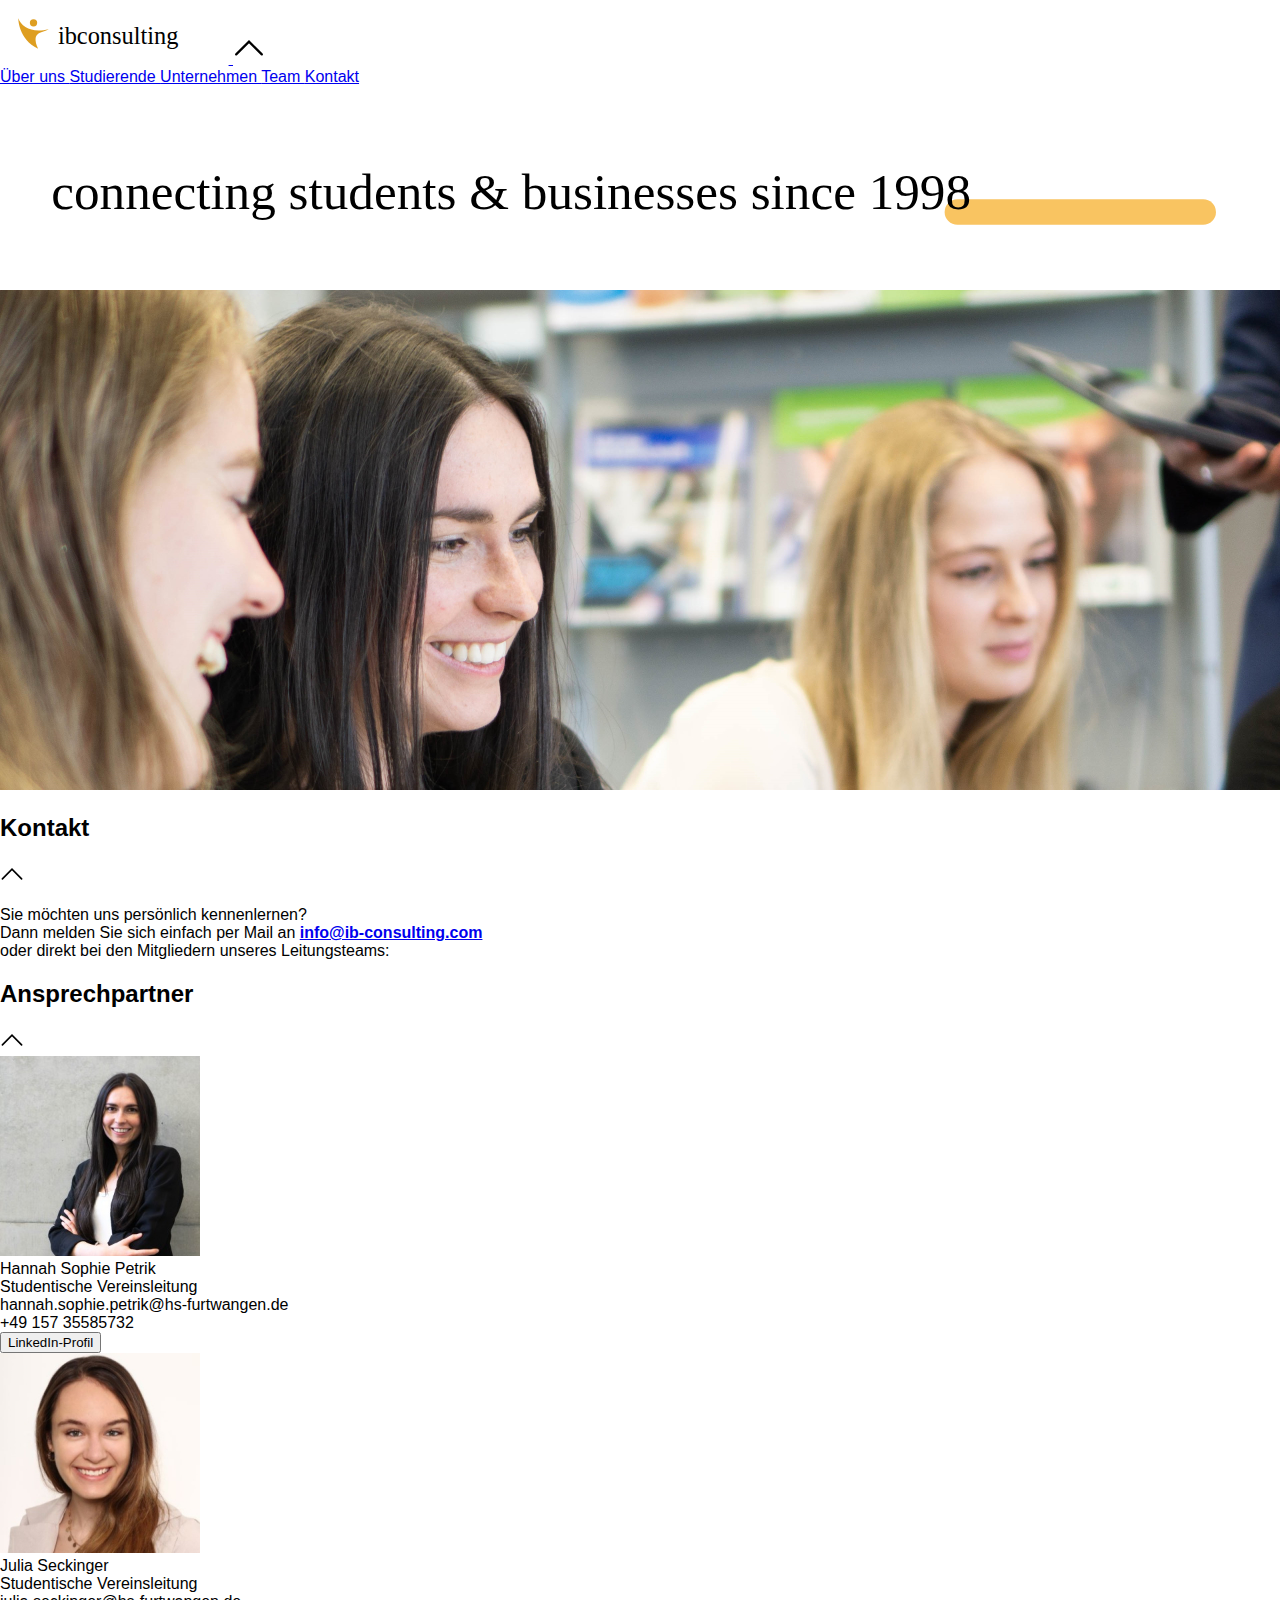
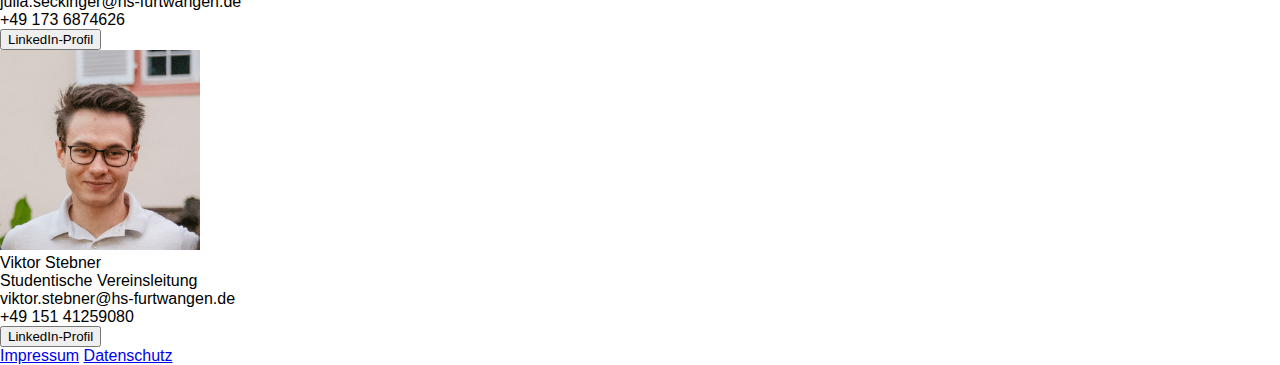
<file: contact.html>
<!DOCTYPE html>
<html lang="en">
<head>
    <meta charset="UTF-8">
    <meta http-equiv="X-UA-Compatible" content="IE=edge">
    <meta name="viewport" content="width=device-width, initial-scale=1.0">
    <link rel="stylesheet" href="style.css">
    <link rel="icon" type="image/png" href="favicon.png">
    <link rel="apple-touch-icon" type="image/png" href="pictures/CI/white-background/icon_512x512.png">
    <title>ibconsulting | Contact</title>
</head>
<body>
    <header class="drawer drawer-closed" id="header">
        <div class="drawer-title">
            <a href="index.html">
                <svg viewbox="-0.6 -0.6 7.5 2.1" height="4rem">
                    <path d="
                    M 0 0
                    C 0 0, 0 0.7, 0.65 1
                    C 0.4 0.4, 0.8 0.5, 1 0.35
                    C 0.5 0.5, 0.1 0.3, 0 0
                    "
                    fill="#DE9E21"
                    stroke="transparent"
                    stroke-width="0"/>
                    <circle cx="0.5" cy="0.15" r="0.12" stroke="transparent" fill="#DE9E21" stroke-width="0"/>
                    <text x="1.3" y="0.85" fill="black" font-family="Poppins" font-size="0.8" font-weight="500">ibconsulting</text>
                </svg>
            </a>
            <svg viewBox="0 0 1 1" height="2rem" class="animated-transitions chevron" onclick="toggleDrawer('header');" style="cursor: pointer;">
                <path d="
                M 0.1 0.7
                L 0.5 0.3
                L 0.9 0.7"
                fill="transparent"
                stroke="black" 
                stroke-width="0.07"
                stroke-linecap="round"/>
            </svg>
        </div>
        <nav class="drawer-content">
            <a href="about.html">
                Über uns
            </a>
            <a href="students.html">
                Studierende
            </a>
            <a href="businesses.html">
                Unternehmen
            </a>
            <a href="team.html">
                Team
            </a>
            <a href="contact.html">
                Kontakt
            </a>
        </nav>
    </header>
    <main>
        <h1>
            <svg viewBox="-1 -1 25 3" width="100%;">
                <line x1="17.7" y1="1.05" x2="22.5" y2="1.05" stroke="#f9c461" stroke-width="0.5" stroke-linecap="round"></line>
                <text x="0" y="1" font-size="1" font-weight="500" font-family="Poppins">connecting students & businesses since 1998</text>
            </svg>
        </h1>
        <img src="pictures/banner/Ensemble_4_3-1.jpg"/>
        <section id="contact" class="drawer drawer-always-open">
            <div class="drawer-title">
                <h2>Kontakt</h2>
                <svg onclick="toggleDrawer('contact');" viewBox="0 0 1 1" height="1.5rem" class="animated-transitions chevron" style="cursor: pointer;"><path d="M 0.1 0.7 L 0.5 0.3 L 0.9 0.7" fill="transparent" stroke="black" stroke-width="0.07" stroke-linecap="round"/></svg>

            </div>
            <div class="drawer-content">
                <p>
                    Sie möchten uns persönlich kennenlernen? </br>
                    Dann melden Sie sich einfach per Mail an <span style="font-weight: bold; white-space: nowrap;"><a href="mailto:info@ib-consulting.com">info@ib-consulting.com</a></span> <br>oder direkt bei den Mitgliedern unseres Leitungsteams: 
                </p>
            </div>
        </section>
        
        <section id="ansprechpartner" class="drawer drawer-always-open">
            <div class="drawer-title">
                <h2>Ansprechpartner</h2>
                <svg onclick="toggleDrawer('ansprechpartner');" viewBox="0 0 1 1" height="1.5rem" class="animated-transitions chevron" style="cursor: pointer;"><path d="M 0.1 0.7 L 0.5 0.3 L 0.9 0.7" fill="transparent" stroke="black" stroke-width="0.07" stroke-linecap="round"/></svg>

            </div>
            <div class="drawer-content card-display">
                <div id="Hannah-Sophie-Petrik" class="card-vertical">
                    <img src="pictures/people/Hannah-Sophie-Petrik.jpg" width="200"/>
                    <div class="card-name">
                        Hannah Sophie Petrik
                    </div>
                    <div class="card-title">
                        Studentische&nbsp;Vereinsleitung
                    </div>
                    <div class="card-body">
                        hannah.sophie.petrik@hs&#8209;furtwangen.de
                        <br>+49&nbsp157&nbsp35585732
                    </div>
                    <div class="card-action">
                        <button onclick="window.location='https://www.linkedin.com/in/hannah-sophie-petrik-97476a1b2/';">LinkedIn-Profil</button>
                    </div>
                </div>
                <div id="Julia-Seckinger" class="card-vertical">
                    <img src="pictures/people/Julia-Seckinger.jpg" width="200"/>
                    <div class="card-name">
                        Julia Seckinger
                    </div>
                    <div class="card-title">
                        Studentische&nbsp;Vereinsleitung
                    </div>
                    <div class="card-body">
                        julia.seckinger@hs&#8209;furtwangen.de
                        <br>+49&nbsp173&nbsp6874626
                    </div>
                    <div class="card-action">
                        <button onclick="window.location='https://de.linkedin.com/in/julia-seckinger';">LinkedIn-Profil</button>
                    </div>
                </div>
                <div id="Viktor-Stebner" class="card-vertical">
                    <img src="pictures/people/Viktor-Stebner.jpg" width="200"/>
                    <div class="card-name">
                        Viktor Stebner
                    </div>
                    <div class="card-title">
                        Studentische&nbsp;Vereinsleitung
                    </div>
                    <div class="card-body">
                        viktor.stebner@hs&#8209;furtwangen.de
                        <br>+49&nbsp151&nbsp41259080
                    </div>
                    <div class="card-action">
                        <button onclick="window.location='https://de.linkedin.com/in/viktorstebner';">LinkedIn-Profil</button>
                    </div>
                </div>
                
            </div>
        </section>
    </main>

    <footer>
        <a href="legal.html#impressum">Impressum</a>
        <a href="legal.html#datenschutz">Datenschutz</a>
    </footer>

    <script src="script.js"></script>
</body>
</html>
</file>
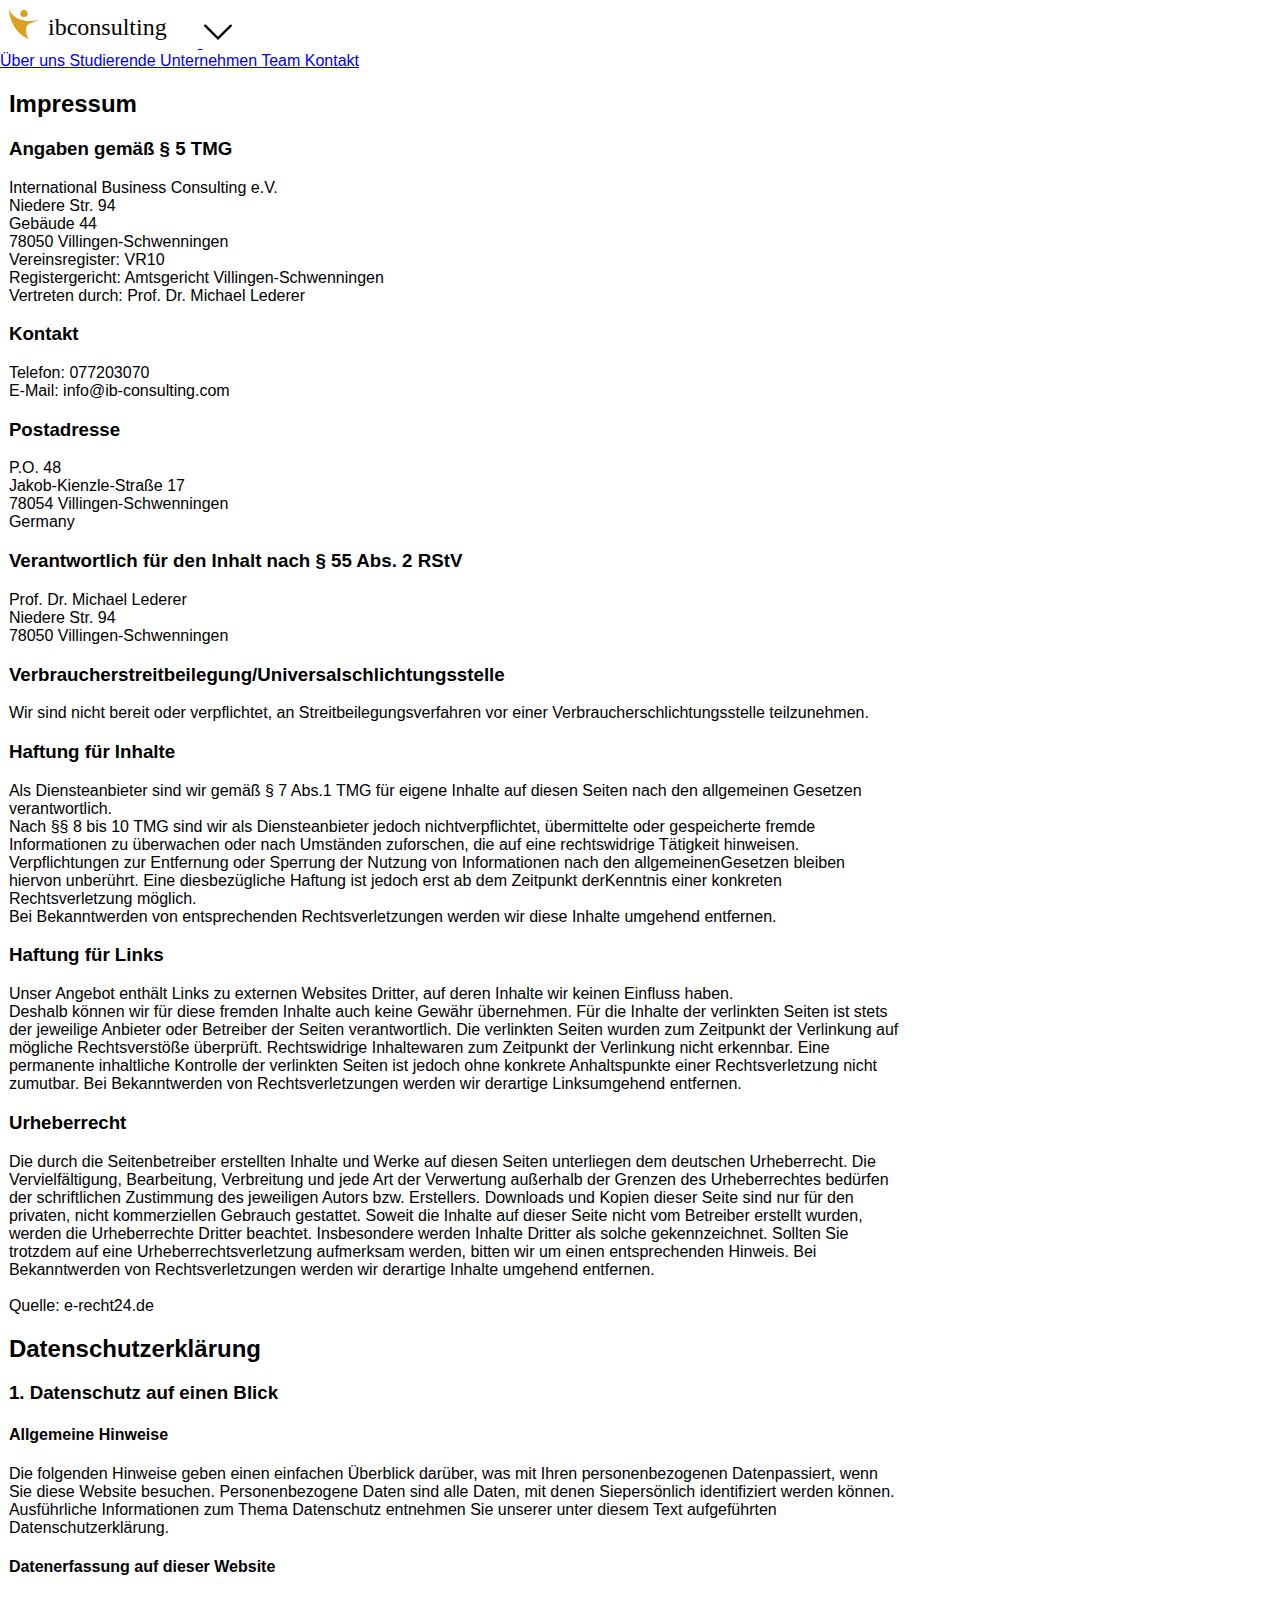
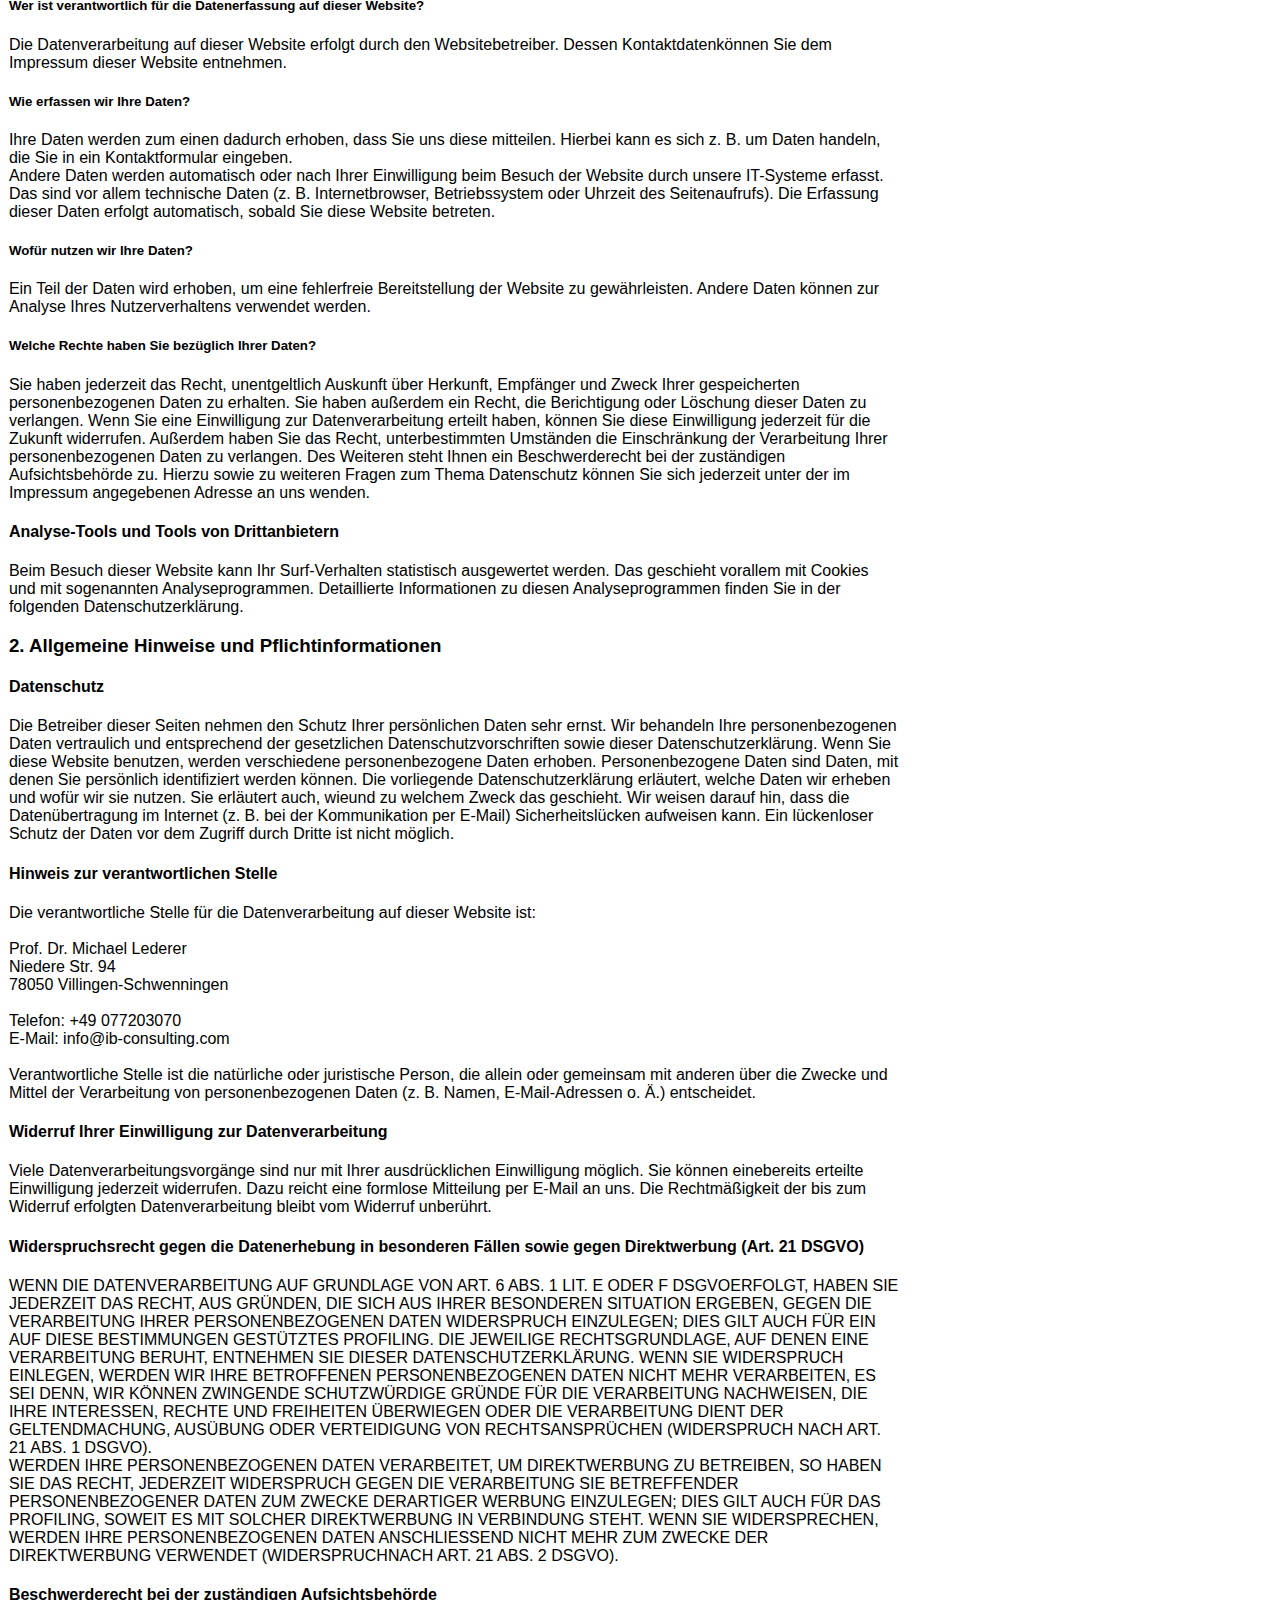
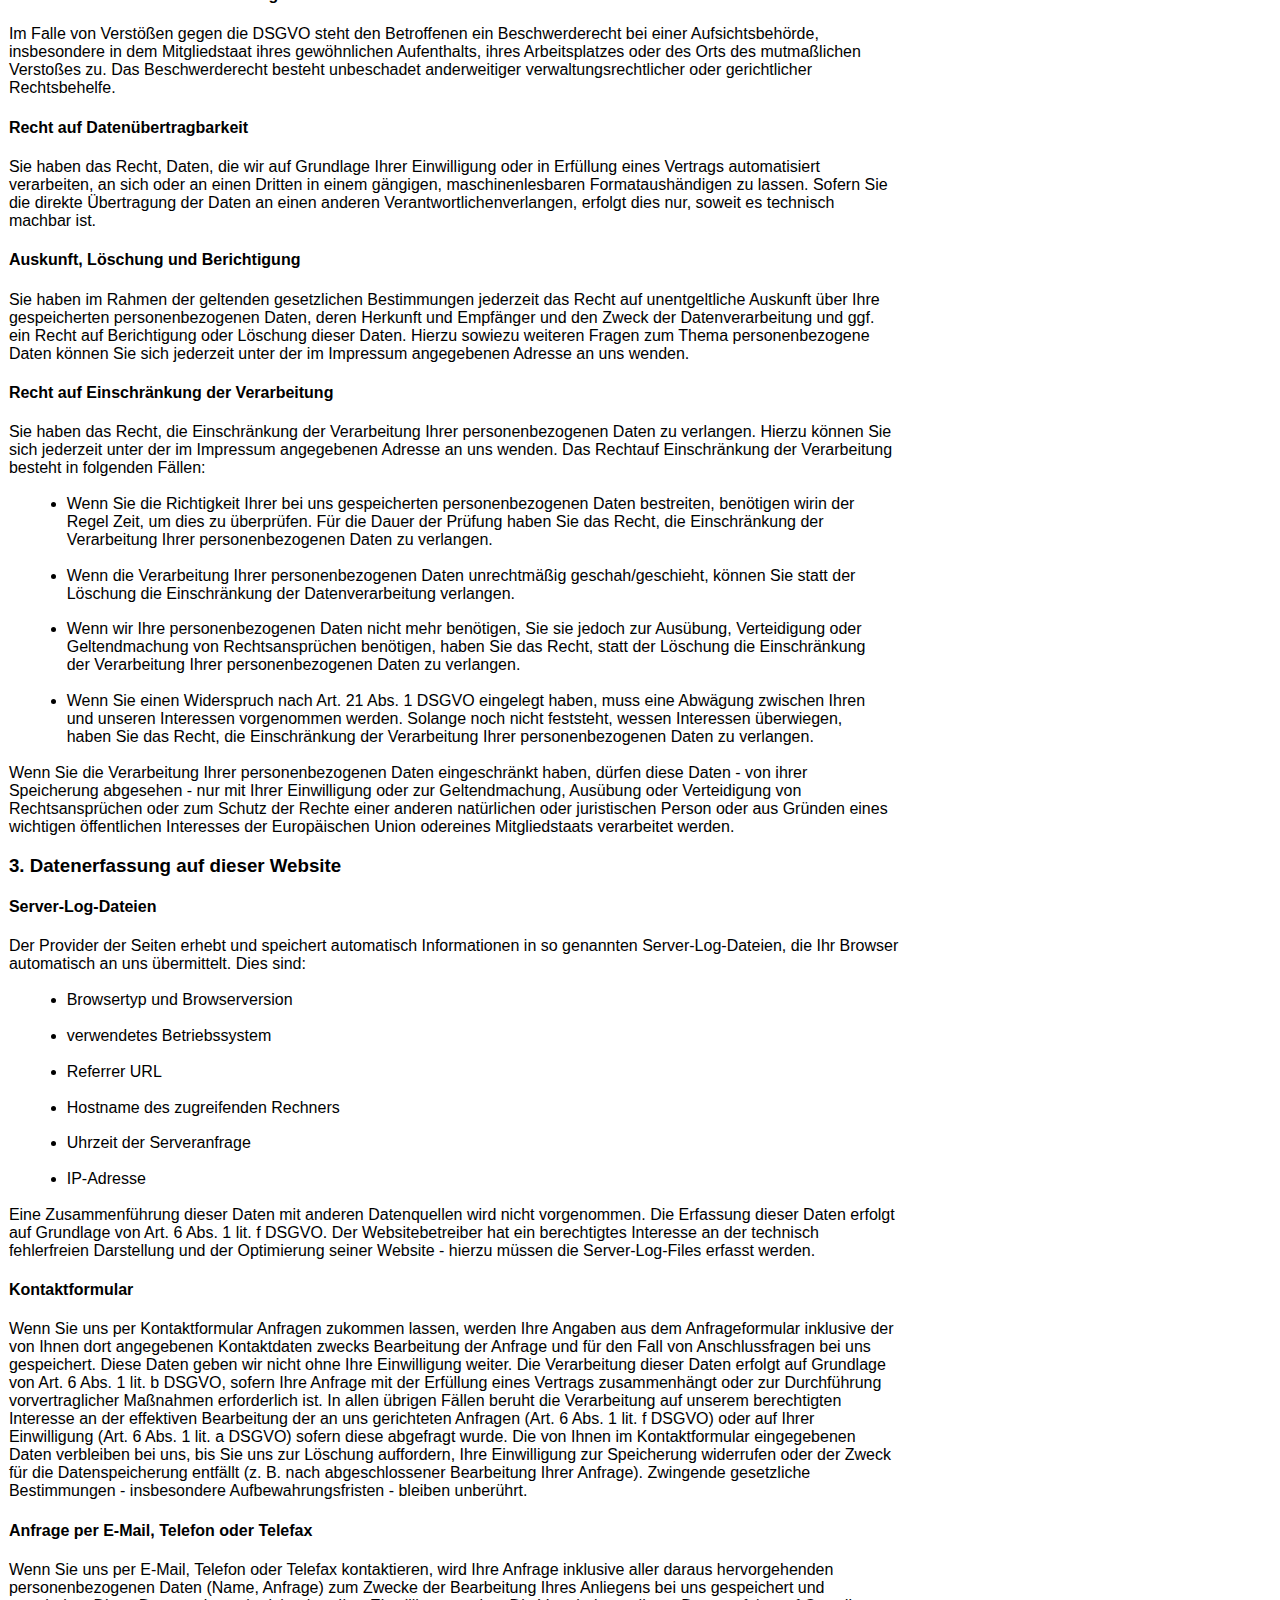
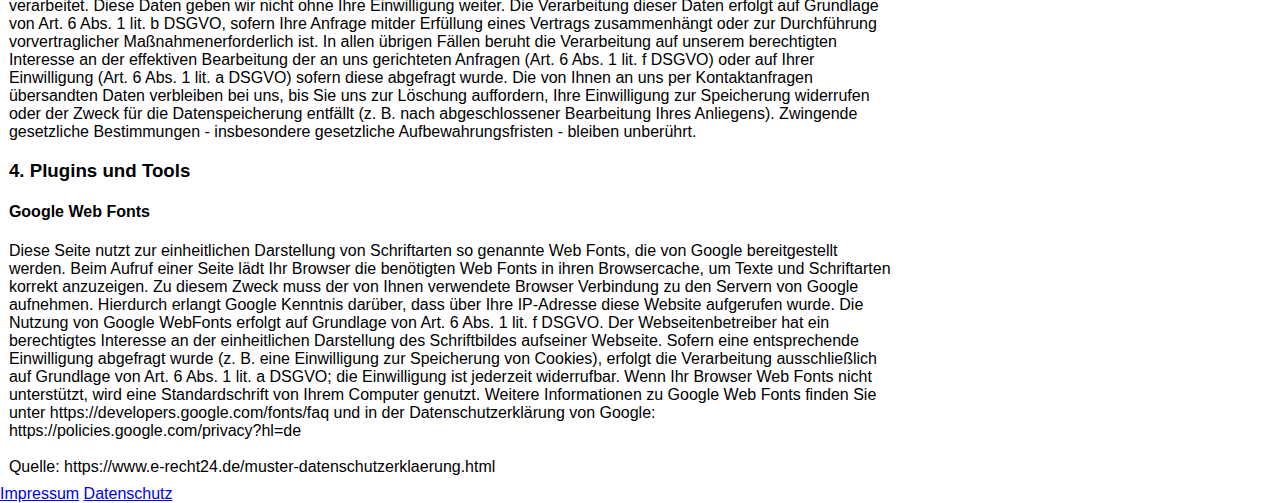
<file: legal.html>
<!DOCTYPE html>
<html lang="en">
<head>
    <meta charset="UTF-8">
    <meta http-equiv="X-UA-Compatible" content="IE=edge">
    <meta name="viewport" content="width=device-width, initial-scale=1.0">
    <link rel="stylesheet" href="style.css">
    <link rel="icon" type="image/png" href="favicon.png">
    <link rel="apple-touch-icon" type="image/png" href="pictures/CI/white-background/icon_512x512.png">
    <title>ibconsulting | Legal</title>
</head>
<body>
    <header>
        <a href="index.html">
            <svg viewbox="-0.3 -0.3 6.6 1.6" height="3rem">
                <path d="M 0 0
                C 0 0, 0 0.7, 0.65 1
                C 0.4 0.4, 0.8 0.5, 1 0.35
                C 0.5 0.5, 0.1 0.3, 0 0
                "
                fill="#DE9E21"
                stroke="transparent"
                stroke-width="0"/>
                <circle cx="0.5" cy="0.15" r="0.12" stroke="transparent" fill="#DE9E21" stroke-width="0"/>
                <text x="1.3" y="0.85" fill="black" font-family="Poppins" font-size="0.8" font-weight="500">ibconsulting</text>
            </svg>
        </a>
        <svg viewBox="0 0 1 1" height="2rem" class="mobile-show-default" id="mobile-nav-toggle" onclick="toggle_mobile_nav();" style="cursor: pointer;">
            <path d="
            M 0.1 0.3
            L 0.5 0.7
            L 0.9 0.3"
            fill="transparent"
            stroke="black" 
            stroke-width="0.07"
            stroke-linecap="round"/>
        </svg>
        <nav class="mobile-hide-default" id="nav">
            <a href="about.html">
                Über uns
            </a>
            <a href="students.html">
                Studierende
            </a>
            <a href="businesses.html">
                Unternehmen
            </a>
            <a href="team.html">
                Team
            </a>
            <a href="contact.html">
                Kontakt
            </a>
        </nav>
    </header>
    <main style="display: block; max-width: 100ch; margin: 1ch;">
        <h2 id="impressum" style="scroll-margin-top: 5rem;">Impressum</h2>
        <h3>Angaben gemäß § 5 TMG</h3>
        International Business Consulting e.V.
        <br>Niedere Str. 94
        <br>Gebäude 44
        <br>78050 Villingen-Schwenningen
        <br>Vereinsregister: VR10
        <br>Registergericht: Amtsgericht Villingen-Schwenningen
        <br>Vertreten durch: Prof. Dr. Michael Lederer
        <h3>Kontakt</h3>
        Telefon: 077203070
        <br>E-Mail: info@ib-consulting.com
        <h3>Postadresse</h3>
        P.O. 48
        <br>Jakob-Kienzle-Straße 17
        <br>78054 Villingen-Schwenningen
        <br>Germany
        <h3>Verantwortlich für den Inhalt nach § 55 Abs. 2 RStV</h3>
        Prof. Dr. Michael Lederer
        <br>Niedere Str. 94
        <br>78050 Villingen-Schwenningen
        <h3>Verbraucherstreitbeilegung/Universalschlichtungsstelle</h3>
        Wir sind nicht bereit oder verpflichtet, an Streitbeilegungsverfahren vor einer Verbraucherschlichtungsstelle teilzunehmen. 
        <h3>Haftung für Inhalte</h3>
        Als Diensteanbieter sind wir gemäß § 7 Abs.1 TMG für eigene Inhalte auf diesen Seiten nach den allgemeinen Gesetzen verantwortlich. 
        <br>Nach §§ 8 bis 10 TMG sind wir als Diensteanbieter jedoch nichtverpflichtet, übermittelte oder gespeicherte fremde Informationen zu überwachen oder nach Umständen zuforschen, die auf eine rechtswidrige Tätigkeit hinweisen. 
        <br>Verpflichtungen zur Entfernung oder Sperrung der Nutzung von Informationen nach den allgemeinenGesetzen bleiben hiervon unberührt. Eine diesbezügliche Haftung ist jedoch erst ab dem Zeitpunkt derKenntnis einer konkreten Rechtsverletzung möglich. 
        <br>Bei Bekanntwerden von entsprechenden Rechtsverletzungen werden wir diese Inhalte umgehend entfernen. 
        <h3>Haftung für Links</h3>
        Unser Angebot enthält Links zu externen Websites Dritter, auf deren Inhalte wir keinen Einfluss haben. 
        <br>Deshalb können wir für diese fremden Inhalte auch keine Gewähr übernehmen. Für die Inhalte der verlinkten Seiten ist stets der jeweilige Anbieter oder Betreiber der Seiten verantwortlich. Die verlinkten Seiten wurden zum Zeitpunkt der Verlinkung auf mögliche Rechtsverstöße überprüft. Rechtswidrige Inhaltewaren zum Zeitpunkt der Verlinkung nicht erkennbar. Eine permanente inhaltliche Kontrolle der verlinkten Seiten ist jedoch ohne konkrete Anhaltspunkte einer Rechtsverletzung nicht zumutbar. Bei Bekanntwerden von Rechtsverletzungen werden wir derartige Linksumgehend entfernen. 
        <h3>Urheberrecht</h3>
        Die durch die Seitenbetreiber erstellten Inhalte und Werke auf diesen Seiten unterliegen dem deutschen Urheberrecht. Die Vervielfältigung, Bearbeitung, Verbreitung und jede Art der Verwertung außerhalb der Grenzen des Urheberrechtes bedürfen der schriftlichen Zustimmung des jeweiligen Autors bzw. Erstellers. Downloads und Kopien dieser Seite sind nur für den privaten, nicht kommerziellen Gebrauch gestattet. Soweit die Inhalte auf dieser Seite nicht vom Betreiber erstellt wurden, werden die Urheberrechte Dritter beachtet. Insbesondere werden Inhalte Dritter als solche gekennzeichnet. Sollten Sie trotzdem auf eine Urheberrechtsverletzung aufmerksam werden, bitten wir um einen entsprechenden Hinweis. Bei Bekanntwerden von Rechtsverletzungen werden wir derartige Inhalte umgehend entfernen. 
        <br><br>Quelle: e-recht24.de

        <h2 id="datenschutz" style="scroll-margin-top: 5rem;">Datenschutzerklärung</h2>
        <h3>1. Datenschutz auf einen Blick</h3>
        <h4>Allgemeine Hinweise</h4>
        Die folgenden Hinweise geben einen einfachen Überblick darüber, was mit Ihren personenbezogenen Datenpassiert, wenn Sie diese Website besuchen. Personenbezogene Daten sind alle Daten, mit denen Siepersönlich identifiziert werden können. Ausführliche Informationen zum Thema Datenschutz entnehmen Sie unserer unter diesem Text aufgeführten Datenschutzerklärung. 
        <h4>Datenerfassung auf dieser Website</h4>
        <h5>Wer ist verantwortlich für die Datenerfassung auf dieser Website?</h5>
        Die Datenverarbeitung auf dieser Website erfolgt durch den Websitebetreiber. Dessen Kontaktdatenkönnen Sie dem Impressum dieser Website entnehmen.
        <h5>Wie erfassen wir Ihre Daten?</h5>
        Ihre Daten werden zum einen dadurch erhoben, dass Sie uns diese mitteilen. Hierbei kann es sich z. B. um Daten handeln, die Sie in ein Kontaktformular eingeben. 
        <br>Andere Daten werden automatisch oder nach Ihrer Einwilligung beim Besuch der Website durch unsere IT-Systeme erfasst. Das sind vor allem technische Daten (z. B. Internetbrowser, Betriebssystem oder Uhrzeit des Seitenaufrufs). Die Erfassung dieser Daten erfolgt automatisch, sobald Sie diese Website betreten. 
        <h5>Wofür nutzen wir Ihre Daten?</h5>
        Ein Teil der Daten wird erhoben, um eine fehlerfreie Bereitstellung der Website zu gewährleisten. Andere Daten können zur Analyse Ihres Nutzerverhaltens verwendet werden. 
        <h5>Welche Rechte haben Sie bezüglich Ihrer Daten?</h5>
        Sie haben jederzeit das Recht, unentgeltlich Auskunft über Herkunft, Empfänger und Zweck Ihrer gespeicherten personenbezogenen Daten zu erhalten. Sie haben außerdem ein Recht, die Berichtigung oder Löschung dieser Daten zu verlangen. Wenn Sie eine Einwilligung zur Datenverarbeitung erteilt haben, können Sie diese Einwilligung jederzeit für die Zukunft widerrufen. Außerdem haben Sie das Recht, unterbestimmten Umständen die Einschränkung der Verarbeitung Ihrer personenbezogenen Daten zu verlangen. Des Weiteren steht Ihnen ein Beschwerderecht bei der zuständigen Aufsichtsbehörde zu. Hierzu sowie zu weiteren Fragen zum Thema Datenschutz können Sie sich jederzeit unter der im Impressum angegebenen Adresse an uns wenden. 
        <h4>Analyse-Tools und Tools von Drittanbietern</h4> 
        Beim Besuch dieser Website kann Ihr Surf-Verhalten statistisch ausgewertet werden. Das geschieht vorallem mit Cookies und mit sogenannten Analyseprogrammen. Detaillierte Informationen zu diesen Analyseprogrammen finden Sie in der folgenden Datenschutzerklärung. 
        <h3>2. Allgemeine Hinweise und Pflichtinformationen</h3>
        <h4>Datenschutz</h4>
        Die Betreiber dieser Seiten nehmen den Schutz Ihrer persönlichen Daten sehr ernst. Wir behandeln Ihre personenbezogenen Daten vertraulich und entsprechend der gesetzlichen Datenschutzvorschriften sowie dieser Datenschutzerklärung. Wenn Sie diese Website benutzen, werden verschiedene personenbezogene Daten erhoben. Personenbezogene Daten sind Daten, mit denen Sie persönlich identifiziert werden können. Die vorliegende Datenschutzerklärung erläutert, welche Daten wir erheben und wofür wir sie nutzen. Sie erläutert auch, wieund zu welchem Zweck das geschieht. 
        Wir weisen darauf hin, dass die Datenübertragung im Internet (z. B. bei der Kommunikation per E-Mail) Sicherheitslücken aufweisen kann. Ein lückenloser Schutz der Daten vor dem Zugriff durch Dritte ist nicht möglich. 
        <h4>Hinweis zur verantwortlichen Stelle</h4>
        Die verantwortliche Stelle für die Datenverarbeitung auf dieser Website ist:
        <br><br>Prof. Dr. Michael Lederer
        <br>Niedere Str. 94
        <br>78050 Villingen-Schwenningen
        <br><br>Telefon: +49 077203070
        <br>E-Mail: info@ib-consulting.com
        <br><br>Verantwortliche Stelle ist die natürliche oder juristische Person, die allein oder gemeinsam mit anderen über die Zwecke und Mittel der Verarbeitung von personenbezogenen Daten (z. B. Namen, E-Mail-Adressen o. Ä.) entscheidet. 
        <h4>Widerruf Ihrer Einwilligung zur Datenverarbeitung</h4>
        Viele Datenverarbeitungsvorgänge sind nur mit Ihrer ausdrücklichen Einwilligung möglich. Sie können einebereits erteilte Einwilligung jederzeit widerrufen. Dazu reicht eine formlose Mitteilung per E-Mail an uns. Die Rechtmäßigkeit der bis zum Widerruf erfolgten Datenverarbeitung bleibt vom Widerruf unberührt. 
        <h4>Widerspruchsrecht gegen die Datenerhebung in besonderen Fällen sowie gegen Direktwerbung (Art. 21 DSGVO)</h4>
        WENN DIE DATENVERARBEITUNG AUF GRUNDLAGE VON ART. 6 ABS. 1 LIT. E ODER F DSGVOERFOLGT, HABEN SIE JEDERZEIT DAS RECHT, AUS GRÜNDEN, DIE SICH AUS IHRER BESONDEREN SITUATION ERGEBEN, GEGEN DIE VERARBEITUNG IHRER PERSONENBEZOGENEN DATEN WIDERSPRUCH EINZULEGEN; DIES GILT AUCH FÜR EIN AUF DIESE BESTIMMUNGEN GESTÜTZTES PROFILING. DIE JEWEILIGE RECHTSGRUNDLAGE, AUF DENEN EINE VERARBEITUNG BERUHT, ENTNEHMEN SIE DIESER DATENSCHUTZERKLÄRUNG. WENN SIE WIDERSPRUCH EINLEGEN, WERDEN WIR IHRE BETROFFENEN PERSONENBEZOGENEN DATEN NICHT MEHR VERARBEITEN, ES SEI DENN, WIR KÖNNEN ZWINGENDE SCHUTZWÜRDIGE GRÜNDE FÜR DIE VERARBEITUNG NACHWEISEN, DIE IHRE INTERESSEN, RECHTE UND FREIHEITEN ÜBERWIEGEN ODER DIE VERARBEITUNG DIENT DER GELTENDMACHUNG, AUSÜBUNG ODER VERTEIDIGUNG VON RECHTSANSPRÜCHEN (WIDERSPRUCH NACH ART. 21 ABS. 1 DSGVO). 
        <br>WERDEN IHRE PERSONENBEZOGENEN DATEN VERARBEITET, UM DIREKTWERBUNG ZU BETREIBEN, SO HABEN SIE DAS RECHT, JEDERZEIT WIDERSPRUCH GEGEN DIE VERARBEITUNG SIE BETREFFENDER PERSONENBEZOGENER DATEN ZUM ZWECKE DERARTIGER WERBUNG EINZULEGEN; DIES GILT AUCH FÜR DAS PROFILING, SOWEIT ES MIT SOLCHER DIREKTWERBUNG IN VERBINDUNG STEHT. WENN SIE WIDERSPRECHEN, WERDEN IHRE PERSONENBEZOGENEN DATEN ANSCHLIESSEND NICHT MEHR ZUM ZWECKE DER DIREKTWERBUNG VERWENDET (WIDERSPRUCHNACH ART. 21 ABS. 2 DSGVO). 
        <h4>Beschwerderecht bei der zuständigen Aufsichtsbehörde</h4> 
        Im Falle von Verstößen gegen die DSGVO steht den Betroffenen ein Beschwerderecht bei einer Aufsichtsbehörde, insbesondere in dem Mitgliedstaat ihres gewöhnlichen Aufenthalts, ihres Arbeitsplatzes oder des Orts des mutmaßlichen Verstoßes zu. Das Beschwerderecht besteht unbeschadet anderweitiger verwaltungsrechtlicher oder gerichtlicher Rechtsbehelfe. 
        <h4>Recht auf Datenübertragbarkeit</h4>
        Sie haben das Recht, Daten, die wir auf Grundlage Ihrer Einwilligung oder in Erfüllung eines Vertrags automatisiert verarbeiten, an sich oder an einen Dritten in einem gängigen, maschinenlesbaren Formataushändigen zu lassen. Sofern Sie die direkte Übertragung der Daten an einen anderen Verantwortlichenverlangen, erfolgt dies nur, soweit es technisch machbar ist. 
        <h4>Auskunft, Löschung und Berichtigung</h4>
        Sie haben im Rahmen der geltenden gesetzlichen Bestimmungen jederzeit das Recht auf unentgeltliche Auskunft über Ihre gespeicherten personenbezogenen Daten, deren Herkunft und Empfänger und den Zweck der Datenverarbeitung und ggf. ein Recht auf Berichtigung oder Löschung dieser Daten. Hierzu sowiezu weiteren Fragen zum Thema personenbezogene Daten können Sie sich jederzeit unter der im Impressum angegebenen Adresse an uns wenden. 
        <h4>Recht auf Einschränkung der Verarbeitung</h4>
        Sie haben das Recht, die Einschränkung der Verarbeitung Ihrer personenbezogenen Daten zu verlangen. Hierzu können Sie sich jederzeit unter der im Impressum angegebenen Adresse an uns wenden. Das Rechtauf Einschränkung der Verarbeitung besteht in folgenden Fällen: 
        <ul>
        <li>Wenn Sie die Richtigkeit Ihrer bei uns gespeicherten personenbezogenen Daten bestreiten, benötigen wirin der Regel Zeit, um dies zu überprüfen. Für die Dauer der Prüfung haben Sie das Recht, die Einschränkung der Verarbeitung Ihrer personenbezogenen Daten zu verlangen. </li>
        <li>Wenn die Verarbeitung Ihrer personenbezogenen Daten unrechtmäßig geschah/geschieht, können Sie statt der Löschung die Einschränkung der Datenverarbeitung verlangen. </li>
        <li>Wenn wir Ihre personenbezogenen Daten nicht mehr benötigen, Sie sie jedoch zur Ausübung, Verteidigung oder Geltendmachung von Rechtsansprüchen benötigen, haben Sie das Recht, statt der Löschung die Einschränkung der Verarbeitung Ihrer personenbezogenen Daten zu verlangen. </li>
        <li>Wenn Sie einen Widerspruch nach Art. 21 Abs. 1 DSGVO eingelegt haben, muss eine Abwägung zwischen Ihren und unseren Interessen vorgenommen werden. Solange noch nicht feststeht, wessen Interessen überwiegen, haben Sie das Recht, die Einschränkung der Verarbeitung Ihrer personenbezogenen Daten zu verlangen. </li>
        </ul>
        Wenn Sie die Verarbeitung Ihrer personenbezogenen Daten eingeschränkt haben, dürfen diese Daten - von ihrer Speicherung abgesehen - nur mit Ihrer Einwilligung oder zur Geltendmachung, Ausübung oder Verteidigung von Rechtsansprüchen oder zum Schutz der Rechte einer anderen natürlichen oder juristischen Person oder aus Gründen eines wichtigen öffentlichen Interesses der Europäischen Union odereines Mitgliedstaats verarbeitet werden.
        <h3>3. Datenerfassung auf dieser Website</h3>
        <h4>Server-Log-Dateien</h4>
        Der Provider der Seiten erhebt und speichert automatisch Informationen in so genannten Server-Log-Dateien, die Ihr Browser automatisch an uns übermittelt. Dies sind: 
        <ul>
            <li>Browsertyp und Browserversion</li>
            <li>verwendetes Betriebssystem</li>
            <li>Referrer URL</li>
            <li>Hostname des zugreifenden Rechners</li>
            <li>Uhrzeit der Serveranfrage</li>
            <li>IP-Adresse</li>
        </ul>
        Eine Zusammenführung dieser Daten mit anderen Datenquellen wird nicht vorgenommen. Die Erfassung dieser Daten erfolgt auf Grundlage von Art. 6 Abs. 1 lit. f DSGVO. Der Websitebetreiber hat ein berechtigtes Interesse an der technisch fehlerfreien Darstellung und der Optimierung seiner Website - hierzu müssen die Server-Log-Files erfasst werden.
        <h4>Kontaktformular</h4>
        Wenn Sie uns per Kontaktformular Anfragen zukommen lassen, werden Ihre Angaben aus dem Anfrageformular inklusive der von Ihnen dort angegebenen Kontaktdaten zwecks Bearbeitung der Anfrage und für den Fall von Anschlussfragen bei uns gespeichert. Diese Daten geben wir nicht ohne Ihre Einwilligung weiter. Die Verarbeitung dieser Daten erfolgt auf Grundlage von Art. 6 Abs. 1 lit. b DSGVO, sofern Ihre Anfrage mit der Erfüllung eines Vertrags zusammenhängt oder zur Durchführung vorvertraglicher Maßnahmen erforderlich ist. In allen übrigen Fällen beruht die Verarbeitung auf unserem berechtigten Interesse an der effektiven Bearbeitung der an uns gerichteten Anfragen (Art. 6 Abs. 1 lit. f DSGVO) oder auf Ihrer Einwilligung (Art. 6 Abs. 1 lit. a DSGVO) sofern diese abgefragt wurde. Die von Ihnen im Kontaktformular eingegebenen Daten verbleiben bei uns, bis Sie uns zur Löschung auffordern, Ihre Einwilligung zur Speicherung widerrufen oder der Zweck für die Datenspeicherung entfällt (z. B. nach abgeschlossener Bearbeitung Ihrer Anfrage). Zwingende gesetzliche Bestimmungen - insbesondere Aufbewahrungsfristen - bleiben unberührt. 
        <h4>Anfrage per E-Mail, Telefon oder Telefax</h4>
        Wenn Sie uns per E-Mail, Telefon oder Telefax kontaktieren, wird Ihre Anfrage inklusive aller daraus hervorgehenden personenbezogenen Daten (Name, Anfrage) zum Zwecke der Bearbeitung Ihres Anliegens bei uns gespeichert und verarbeitet. Diese Daten geben wir nicht ohne Ihre Einwilligung weiter. Die Verarbeitung dieser Daten erfolgt auf Grundlage von Art. 6 Abs. 1 lit. b DSGVO, sofern Ihre Anfrage mitder Erfüllung eines Vertrags zusammenhängt oder zur Durchführung vorvertraglicher Maßnahmenerforderlich ist. In allen übrigen Fällen beruht die Verarbeitung auf unserem berechtigten Interesse an der effektiven Bearbeitung der an uns gerichteten Anfragen (Art. 6 Abs. 1 lit. f DSGVO) oder auf Ihrer Einwilligung (Art. 6 Abs. 1 lit. a DSGVO) sofern diese abgefragt wurde. Die von Ihnen an uns per Kontaktanfragen übersandten Daten verbleiben bei uns, bis Sie uns zur Löschung auffordern, Ihre Einwilligung zur Speicherung widerrufen oder der Zweck für die Datenspeicherung entfällt (z. B. nach abgeschlossener Bearbeitung Ihres Anliegens). Zwingende gesetzliche Bestimmungen - insbesondere gesetzliche Aufbewahrungsfristen - bleiben unberührt. 
        <!--
        <h4>Kommentarfunktion auf dieser Website</h4>
        Für die Kommentarfunktion auf dieser Seite werden neben Ihrem Kommentar auch Angaben zum Zeitpunkt der Erstellung des Kommentars, Ihre E-Mail-Adresse und, wenn Sie nicht anonym posten, der von Ihnen gewählte Nutzername gespeichert. 
        <h5>Speicherung der IP-Adresse</h5>
        Unsere Kommentarfunktion speichert die IP-Adressen der Nutzer, die Kommentare verfassen. Da wir Kommentare auf dieser Website nicht vor der Freischaltung prüfen, benötigen wir diese Daten, um im Falle von Rechtsverletzungen wie Beleidigungen oder Propaganda gegen den Verfasser vorgehen zu können. 
        <h5>Abonnieren von Kommentaren</h5>
        Als Nutzer der Seite können Sie nach einer Anmeldung Kommentare abonnieren. Sie erhalten eine Bestätigungsemail, um zu prüfen, ob Sie der Inhaber der angegebenen E-Mail-Adresse sind. Sie können diese Funktion jederzeit über einen Link in den Info-Mails abbestellen. Die im Rahmen des Abonnierens von Kommentaren eingegebenen Daten werden in diesem Fall gelöscht; wenn Sie diese Daten für andere Zwecke und an anderer Stelle (z. B. Newsletterbestellung) an uns übermittelt haben, verbleiben diese Daten jedoch bei uns. 
        <h5>Speicherdauer der Kommentare</h5>
        Die Kommentare und die damit verbundenen Daten (z.B. IP-Adresse) werden gespeichert und verbleiben auf dieser Website, bis der kommentierte Inhalt vollständig gelöscht wurde oder die Kommentare ausrechtlichen Gründen gelöscht werden müssen (z. B. beleidigende Kommentare). 
        <h5>Rechtsgrundlage</h5>
        Die Speicherung der Kommentare erfolgt auf Grundlage Ihrer Einwilligung (Art. 6 Abs. 1 lit. a DSGVO). Sie können eine von Ihnen erteilte Einwilligung jederzeit widerrufen. Dazu reicht eine formlose Mitteilung per E-Mail an uns. Die Rechtmäßigkeit der bereits erfolgten Datenverarbeitungsvorgänge bleibt vom Widerrufunberührt. 
        -->
        <h3>4. Plugins und Tools</h3>
        <h4>Google Web Fonts</h4>
        Diese Seite nutzt zur einheitlichen Darstellung von Schriftarten so genannte Web Fonts, die von Google bereitgestellt werden. Beim Aufruf einer Seite lädt Ihr Browser die benötigten Web Fonts in ihren Browsercache, um Texte und Schriftarten korrekt anzuzeigen. Zu diesem Zweck muss der von Ihnen verwendete Browser Verbindung zu den Servern von Google aufnehmen. Hierdurch erlangt Google Kenntnis darüber, dass über Ihre IP-Adresse diese Website aufgerufen wurde. Die Nutzung von Google WebFonts erfolgt auf Grundlage von Art. 6 Abs. 1 lit. f DSGVO. Der Webseitenbetreiber hat ein berechtigtes Interesse an der einheitlichen Darstellung des Schriftbildes aufseiner Webseite. Sofern eine entsprechende Einwilligung abgefragt wurde (z. B. eine Einwilligung zur Speicherung von Cookies), erfolgt die Verarbeitung ausschließlich auf Grundlage von Art. 6 Abs. 1 lit. a DSGVO; die Einwilligung ist jederzeit widerrufbar. 
        Wenn Ihr Browser Web Fonts nicht unterstützt, wird eine Standardschrift von Ihrem Computer genutzt. Weitere Informationen zu Google Web Fonts finden Sie unter https://developers.google.com/fonts/faq und in der Datenschutzerklärung von Google: https://policies.google.com/privacy?hl=de
        <!--
        <h4>Google Maps</h4>
        Diese Seite nutzt über eine API den Kartendienst Google Maps. Anbieter ist die Google Ireland Limited („Google“), Gordon House, Barrow Street, Dublin 4, Irland. Zur Nutzung der Funktionen von Google Maps ist es notwendig, Ihre IP Adresse zu speichern. Diese Informationen werden in der Regel an einen Server von Google in den USA übertragen und dort gespeichert. Der Anbieter dieser Seite hat keinen Einfluss auf diese Datenübertragung. Die Nutzung von Google Maps erfolgt im Interesse einer ansprechenden Darstellung unserer Online-Angebote und an einer leichten Auffindbarkeit der von uns auf der Website angegebenen Orte. Dies stelltein berechtigtes Interesse im Sinne von Art. 6 Abs. 1 lit. f DSGVO dar. Sofern eine entsprechende Einwilligung abgefragt wurde, erfolgt die Verarbeitung ausschließlich auf Grundlage von Art. 6 Abs. 1 lit. a DSGVO; die Einwilligung ist jederzeit widerrufbar. Mehr Informationen zum Umgang mit Nutzerdaten finden Sie in der Datenschutzerklärung von Google: https://policies.google.com/privacy?hl=de
        <h4>Google reCAPTCHA</h4>
        Wir nutzen „Google reCAPTCHA“ (im Folgenden „reCAPTCHA“) auf dieser Website. Anbieter ist die Google Ireland Limited („Google“), Gordon House, Barrow Street, Dublin 4, Irland. Mit reCAPTCHA soll überprüft werden, ob die Dateneingabe auf dieser Website (z. B. in einem Kontaktformular) durch einen Menschen oder durch ein automatisiertes Programm erfolgt. Hierzu analysiert reCAPTCHA das Verhalten des Websitebesuchers anhand verschiedener Merkmale. Diese Analyse beginnt automatisch, sobald der Websitebesucher die Website betritt. Zur Analyse wertet reCAPTCHA verschiedene Informationen aus (z. B. IP-Adresse, Verweildauer des Websitebesuchers auf der Website oder vom Nutzer getätigte Mausbewegungen). Die bei der Analyse erfassten Daten werden an Google weitergeleitet. Die reCAPTCHA-Analysen laufen vollständig im Hintergrund. Websitebesucher werden nicht daraufhingewiesen, dass eine Analyse stattfindet. Die Speicherung und Analyse der Daten erfolgt auf Grundlage von Art. 6 Abs. 1 lit. f DSGVO. Der Websitebetreiber hat ein berechtigtes Interesse daran, seine Webangebote vor missbräuchlicher automatisierter Ausspähung und vor SPAM zu schützen. Sofern eine entsprechende Einwilligung abgefragt wurde (z.B. eine Einwilligung zur Speicherung von Cookies), erfolgt die Verarbeitung ausschließlich auf Grundlage von Art. 6 Abs. 1 lit. a DSGVO; die Einwilligung ist jederzeit widerrufbar. 
        <br>Weitere Informationen zu Google reCAPTCHA entnehmen Sie den Google-Datenschutzbestimmungen und den Google Nutzungsbedingungen unter folgenden Links: https://policies.google.com/privacy?hl=de und https://policies.google.com/terms?hl=de 
        -->
        <br><br>Quelle: https://www.e-recht24.de/muster-datenschutzerklaerung.html
    </main>

    <footer>
        <a href="legal.html#impressum">Impressum</a>
        <a href="legal.html#datenschutz">Datenschutz</a>
    </footer>

    <script src="script.js"></script>
</body>
</html>
</file>
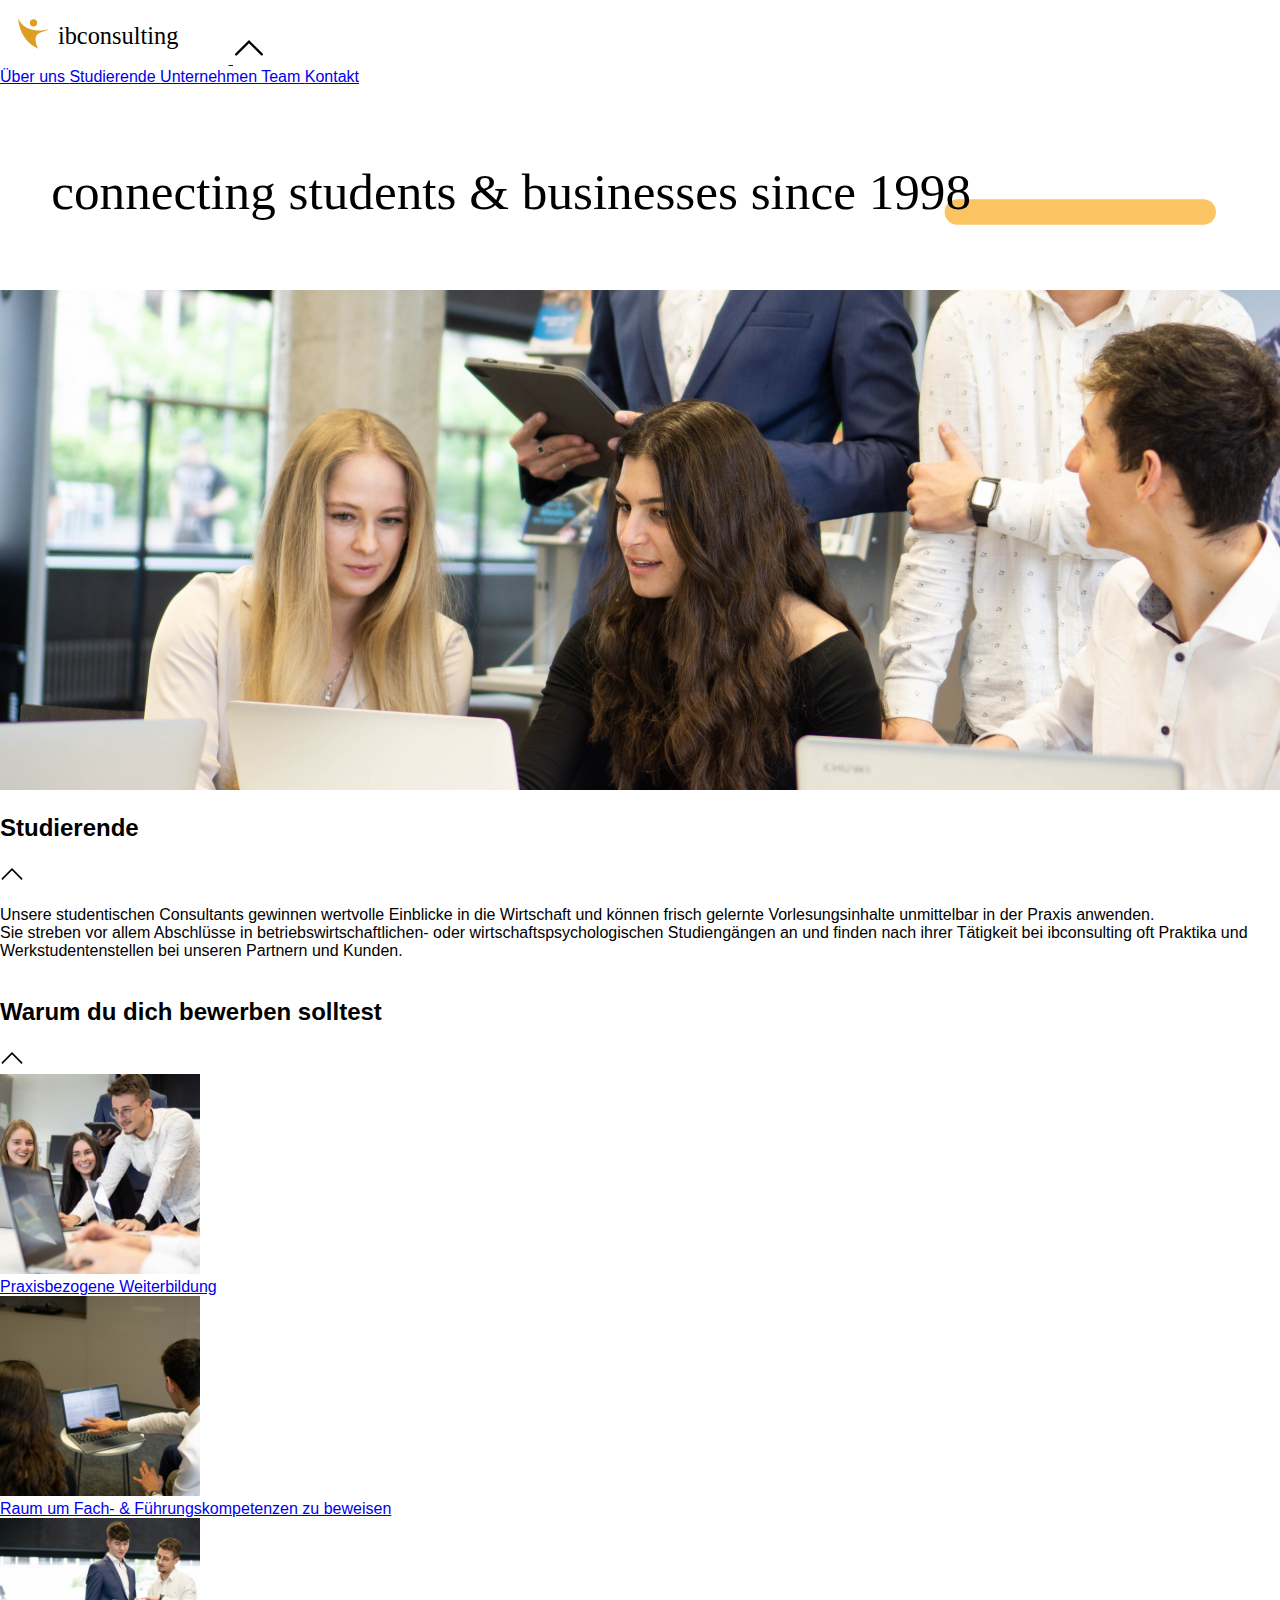
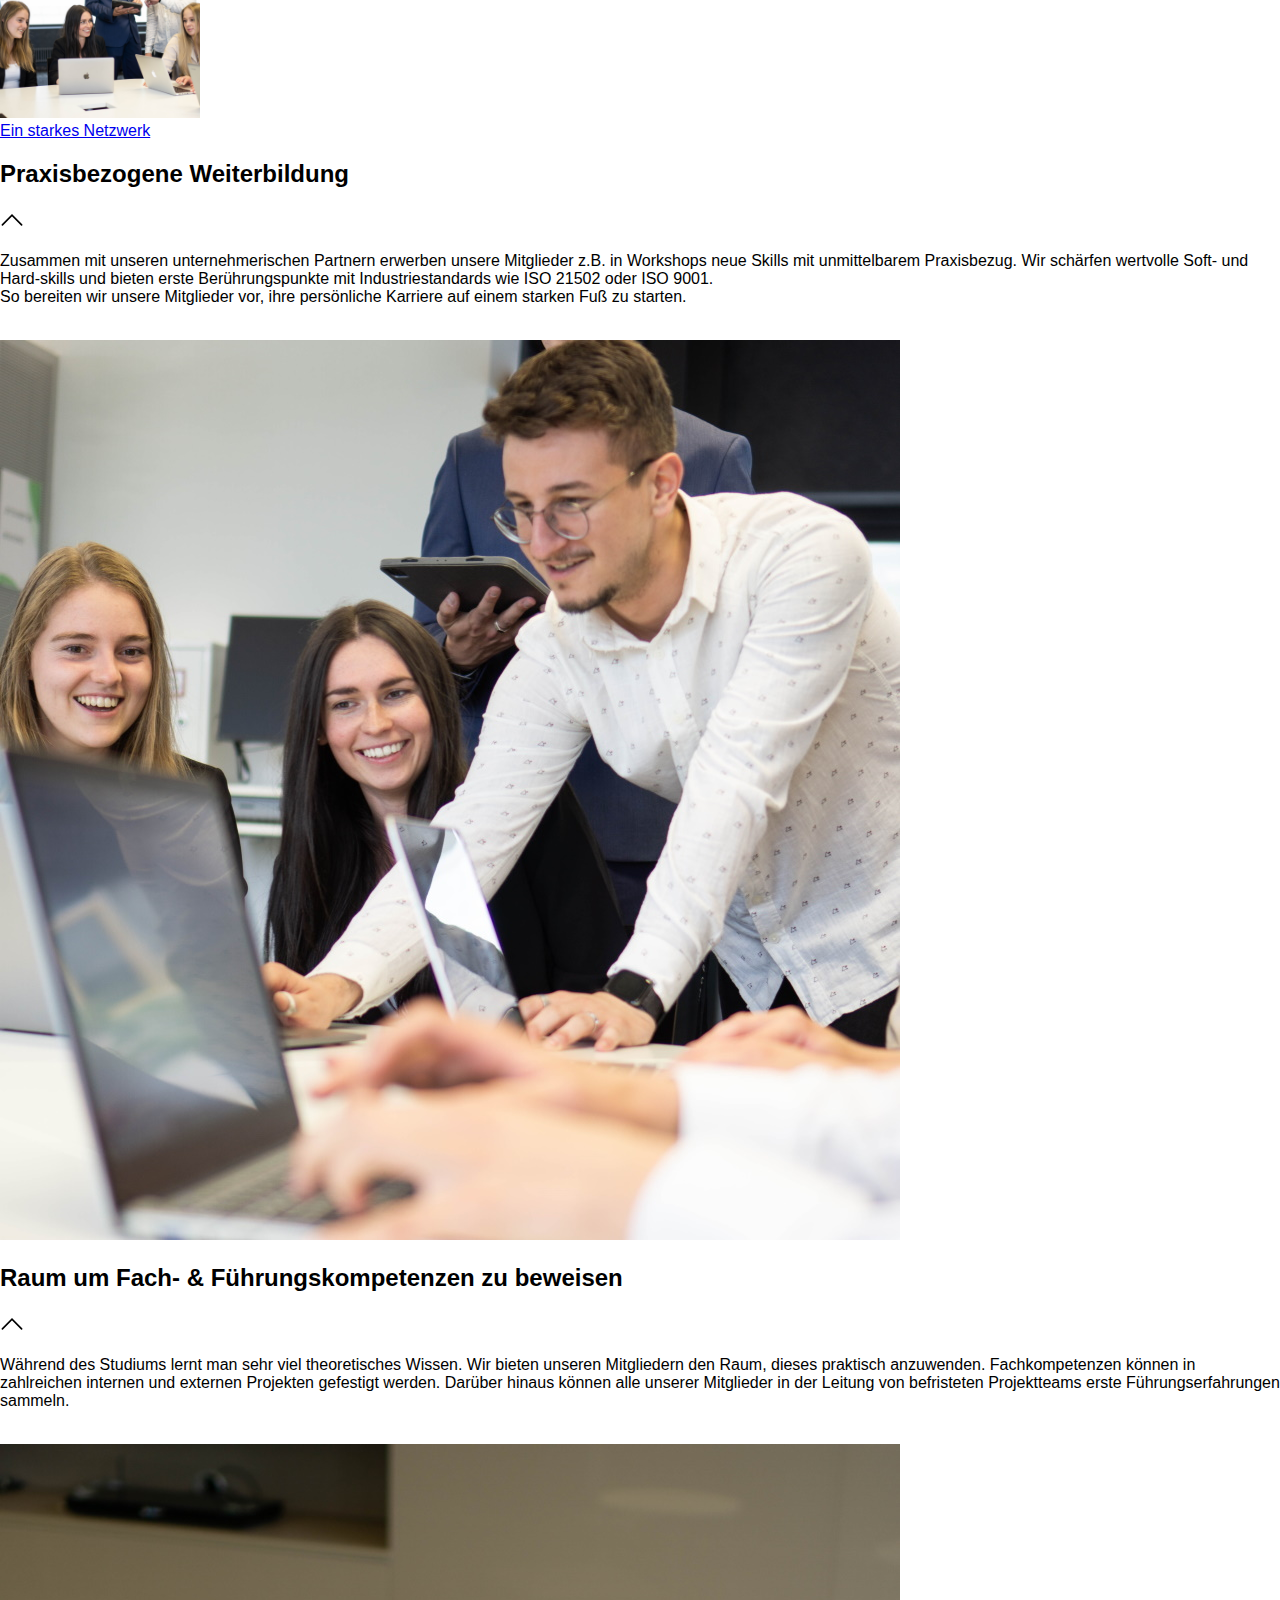
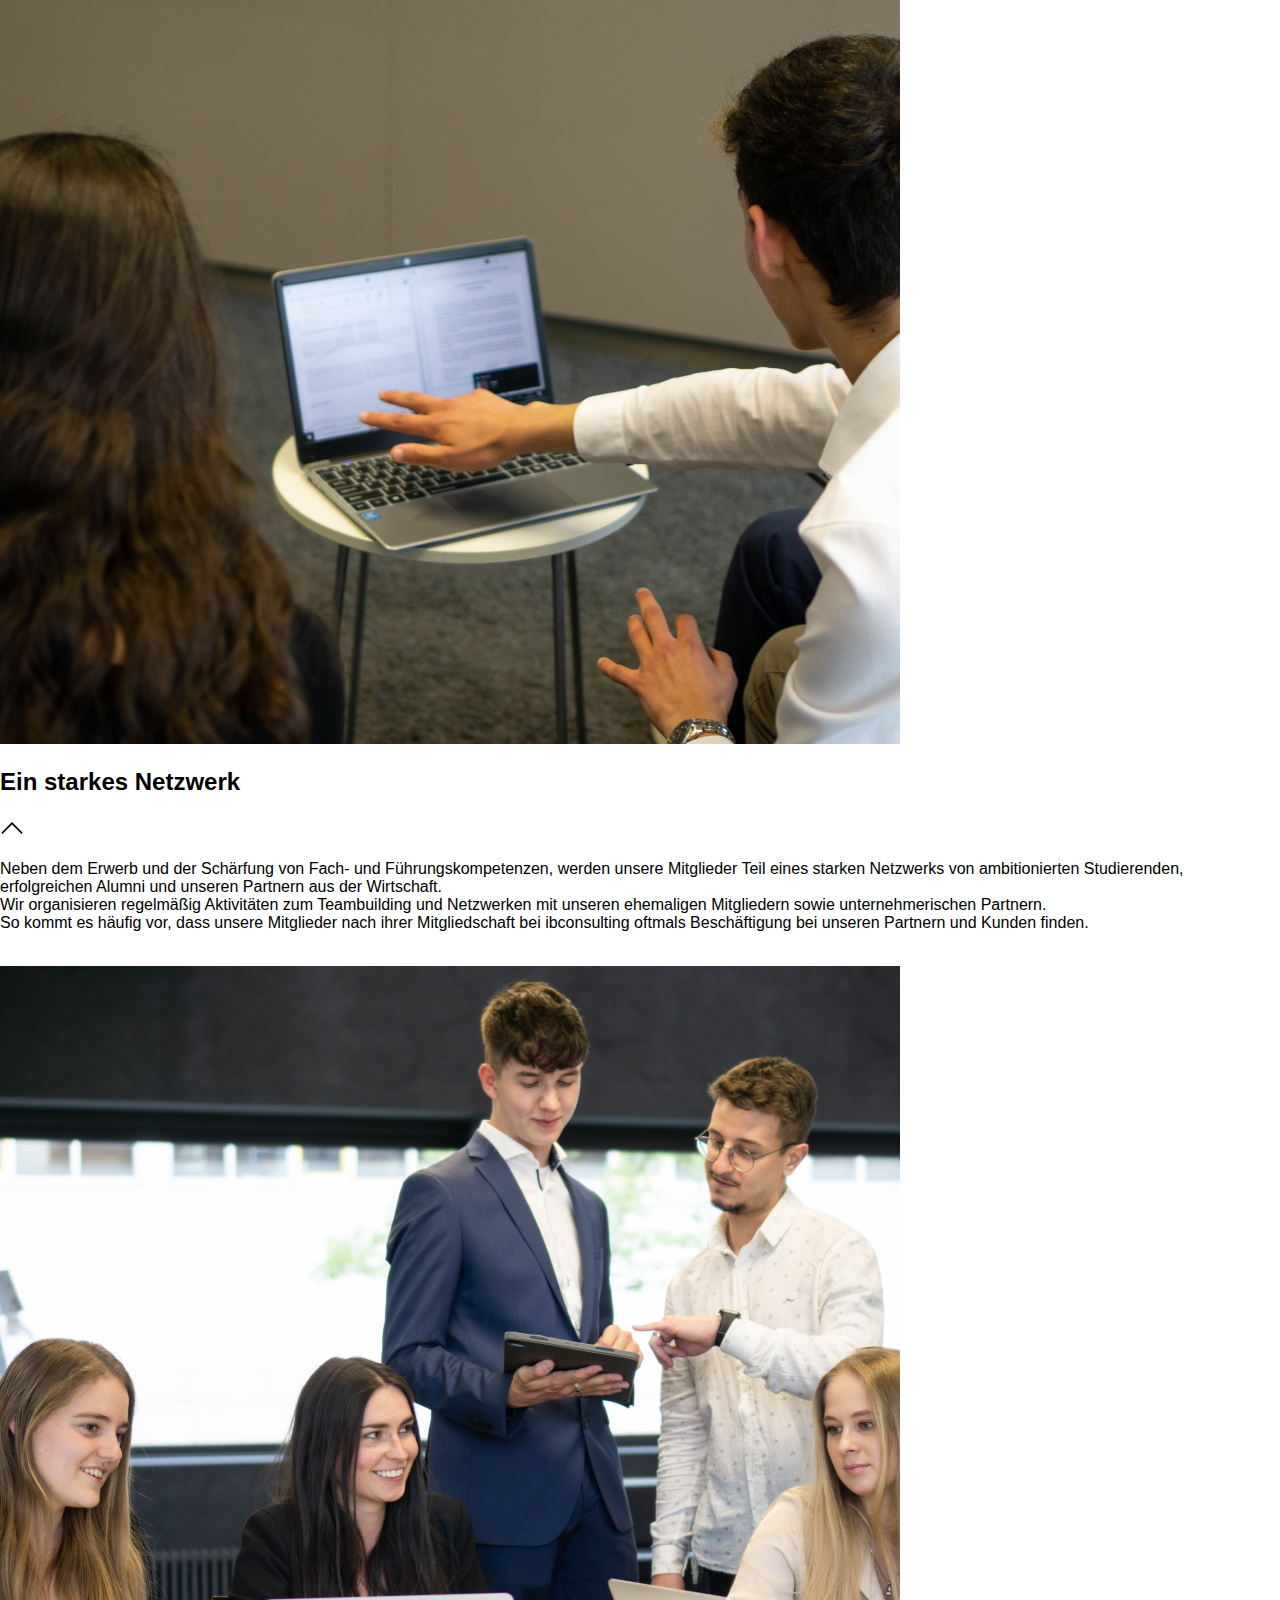
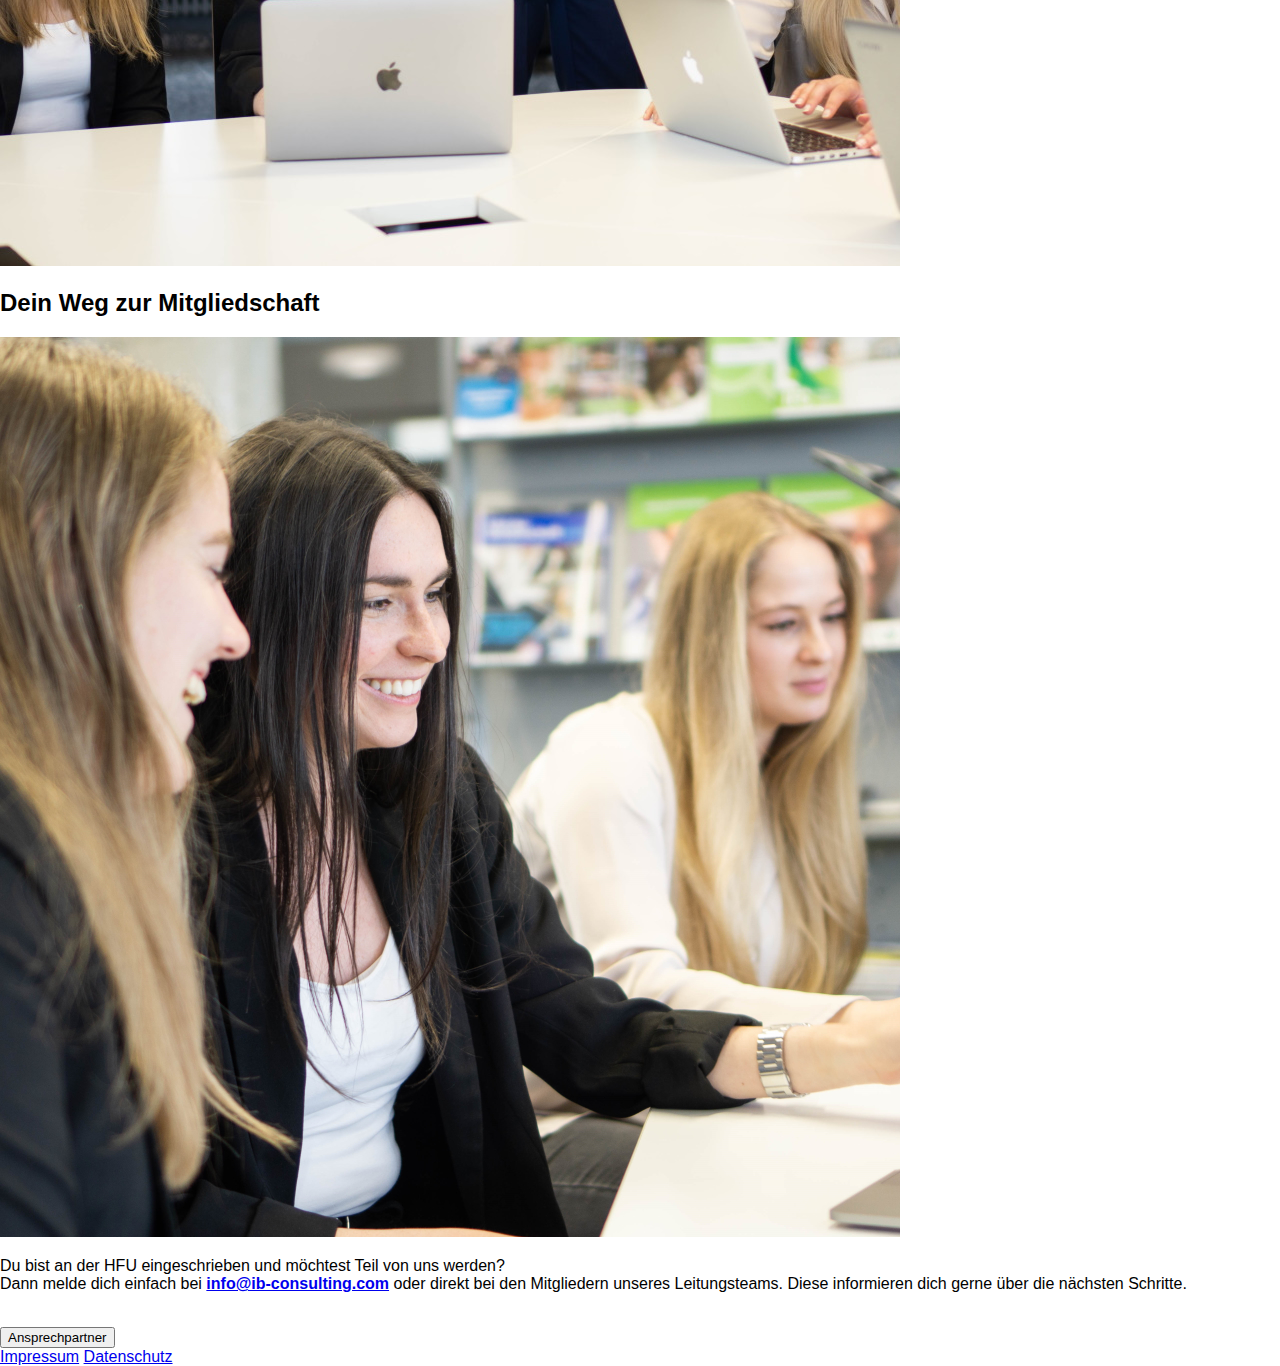
<file: students.html>
<!DOCTYPE html>
<html lang="en">
<head>
    <meta charset="UTF-8">
    <meta http-equiv="X-UA-Compatible" content="IE=edge">
    <meta name="viewport" content="width=device-width, initial-scale=1.0">
    <link rel="stylesheet" href="style.css">
    <link rel="icon" type="image/png" href="favicon.png">
    <link rel="apple-touch-icon" type="image/png" href="pictures/CI/white-background/icon_512x512.png">
    <title>ibconsulting | Students</title>
</head>
<body>
    <header class="drawer drawer-closed" id="header">
        <div class="drawer-title">
            <a href="index.html">
                <svg viewbox="-0.6 -0.6 7.5 2.1" height="4rem">
                    <path d="
                    M 0 0
                    C 0 0, 0 0.7, 0.65 1
                    C 0.4 0.4, 0.8 0.5, 1 0.35
                    C 0.5 0.5, 0.1 0.3, 0 0
                    "
                    fill="#DE9E21"
                    stroke="transparent"
                    stroke-width="0"/>
                    <circle cx="0.5" cy="0.15" r="0.12" stroke="transparent" fill="#DE9E21" stroke-width="0"/>
                    <text x="1.3" y="0.85" fill="black" font-family="Poppins" font-size="0.8" font-weight="500">ibconsulting</text>
                </svg>
            </a>
            <svg viewBox="0 0 1 1" height="2rem" class="animated-transitions chevron" onclick="toggleDrawer('header');" style="cursor: pointer;">
                <path d="
                M 0.1 0.7
                L 0.5 0.3
                L 0.9 0.7"
                fill="transparent"
                stroke="black" 
                stroke-width="0.07"
                stroke-linecap="round"/>
            </svg>
        </div>
        <nav class="drawer-content">
            <a href="about.html">
                Über uns
            </a>
            <a href="students.html">
                Studierende
            </a>
            <a href="businesses.html">
                Unternehmen
            </a>
            <a href="team.html">
                Team
            </a>
            <a href="contact.html">
                Kontakt
            </a>
        </nav>
    </header>
    <main>
        <h1>
            <svg viewBox="-1 -1 25 3" width="100%;">
                <line x1="17.7" y1="1.05" x2="22.5" y2="1.05" stroke="#f9c461" stroke-width="0.5" stroke-linecap="round"></line>
                <text x="0" y="1" font-size="1" font-weight="500" font-family="Poppins">connecting students & businesses since 1998</text>
            </svg>
        </h1>
        <img src="pictures/banner/Ensemble_5_3-1.jpg"/>
        <section id="students" class="drawer drawer-always-open">
            <div class="drawer-title">
                <h2>Studierende</h2>
                <svg onclick="toggleDrawer('students');" viewBox="0 0 1 1" height="1.5rem" class="animated-transitions chevron" style="cursor: pointer;"><path d="M 0.1 0.7 L 0.5 0.3 L 0.9 0.7" fill="transparent" stroke="black" stroke-width="0.07" stroke-linecap="round"/></svg>
                
            </div>
            <div class="drawer-content">
                <p>
                    Unsere studentischen Consultants gewinnen wertvolle Einblicke in die Wirtschaft und können frisch gelernte Vorlesungsinhalte unmittelbar in der Praxis anwenden. </br>
                    Sie streben vor allem Abschlüsse in betriebswirtschaftlichen- oder wirtschaftspsychologischen Studiengängen an und finden nach ihrer Tätigkeit bei ibconsulting oft Praktika und Werkstudentenstellen bei unseren Partnern und Kunden. </br></br>
                </p>
            </div>
        </section>

        <section id="why-join-us" class="drawer drawer-always-open">
            <div class="drawer-title">
                <h2>Warum du dich bewerben solltest</h2>
                <svg onclick="toggleDrawer('students');" viewBox="0 0 1 1" height="1.5rem" class="animated-transitions chevron" style="cursor: pointer;"><path d="M 0.1 0.7 L 0.5 0.3 L 0.9 0.7" fill="transparent" stroke="black" stroke-width="0.07" stroke-linecap="round"/></svg>
                
            </div>
            <div class="drawer-content card-display">
                <div class="card-vertical">
                    <a href="#practical-training">
                        <img src="pictures/square/Ensemble_2_1-1.jpg" width="200"/>
                    </a>
                    <div class="card-name">
                        <a href="#practical-training">
                            Praxisbezogene Weiterbildung
                        </a>
                    </div>
                </div>
                <div class="card-vertical">
                    <a href="#proving-ground">
                        <img src="pictures/square/Ensemble_3_1-1.jpg" width="200"/>
                    </a>
                    <div class="card-name">
                        <a href="#proving-ground">
                            Raum um Fach- & Führungskompetenzen zu beweisen
                        </a>
                    </div>
                </div>
                <div class="card-vertical">
                    <a href="#network">
                        <img src="pictures/square/Ensemble_1_1-1.jpg" width="200"/>
                    </a>
                    <div class="card-name">
                        <a href="#network">
                            Ein starkes Netzwerk
                        </a>
                    </div>
                </div>
            </div>
        </section>
        
        <section id="practical-training" class="drawer drawer-always-open">
            <div class="drawer-title">
                <h2>Praxisbezogene Weiterbildung</h2>
                <svg onclick="toggleDrawer('practical-training');" viewBox="0 0 1 1" height="1.5rem" class="animated-transitions chevron" style="cursor: pointer;"><path d="M 0.1 0.7 L 0.5 0.3 L 0.9 0.7" fill="transparent" stroke="black" stroke-width="0.07" stroke-linecap="round"/></svg>
                
            </div>
            <div class="drawer-content responsive-duo">
                <div class="senior">
                    <p>
                        Zusammen mit unseren unternehmerischen Partnern erwerben unsere Mitglieder z.B. in Workshops neue Skills mit unmittelbarem Praxisbezug. Wir schärfen wertvolle Soft- und Hard-skills und bieten erste Berührungspunkte mit Industriestandards wie ISO&nbsp21502 oder ISO&nbsp9001. 
                        <br>So bereiten wir unsere Mitglieder vor, ihre persönliche Karriere auf einem starken Fuß zu starten. </br></br>  
                    </p>
                </div>
                <div class="junior">
                    <img src="pictures/square/Ensemble_2_1-1.jpg"/>
                </div>
            </div>
        </section>

        <section id="proving-ground" class="drawer drawer-always-open">
            <div class="drawer-title">
                <h2>Raum um Fach- & Führungskompetenzen zu beweisen</h2>
                <svg onclick="toggleDrawer('proving-ground');" viewBox="0 0 1 1" height="1.5rem" class="animated-transitions chevron" style="cursor: pointer;"><path d="M 0.1 0.7 L 0.5 0.3 L 0.9 0.7" fill="transparent" stroke="black" stroke-width="0.07" stroke-linecap="round"/></svg>
                
            </div>
            <div class="drawer-content responsive-duo">
                <div class="senior">
                    <p>
                        Während des Studiums lernt man sehr viel theoretisches Wissen. 
                        Wir bieten unseren Mitgliedern den Raum, dieses praktisch anzuwenden. 
                        Fachkompetenzen können in zahlreichen internen und externen Projekten gefestigt werden. 
                        Darüber hinaus können alle unserer Mitglieder in der Leitung von befristeten Projektteams erste Führungserfahrungen sammeln. </br></br>
                    </p>
                </div>
                <div class="junior">
                    <img src="pictures/square/Ensemble_3_1-1.jpg"/>
                </div>
            </div>
        </section>

        <section id="network" class="drawer drawer-always-open">
            <div class="drawer-title">
                <h2>Ein starkes Netzwerk</h2>
                <svg onclick="toggleDrawer('network');" viewBox="0 0 1 1" height="1.5rem" class="animated-transitions chevron" style="cursor: pointer;"><path d="M 0.1 0.7 L 0.5 0.3 L 0.9 0.7" fill="transparent" stroke="black" stroke-width="0.07" stroke-linecap="round"/></svg>
                
            </div>
            <div class="drawer-content responsive-duo">
                <div class="senior">
                    <p>
                        Neben dem Erwerb und der Schärfung von Fach- und Führungskompetenzen, 
                        werden unsere Mitglieder Teil eines starken Netzwerks von ambitionierten Studierenden, 
                        erfolgreichen Alumni und unseren Partnern aus der Wirtschaft. 
                        <br>Wir organisieren regelmäßig Aktivitäten zum Teambuilding und Netzwerken mit unseren ehemaligen Mitgliedern sowie unternehmerischen Partnern.
                        <br>So kommt es häufig vor, dass unsere Mitglieder nach ihrer Mitgliedschaft bei ibconsulting oftmals Beschäftigung bei unseren Partnern und Kunden finden. </br></br>
                    </p>
                </div>
                <div class="junior">
                    <img src="pictures/square/Ensemble_1_1-1.jpg"/>
                </div>
            </div>
        </section>
        
        <section id="join-us" class="drawer drawer-always-open">
            <div class="drawer-title">
                <h2>Dein Weg zur Mitgliedschaft</h2>
            </div>
            <div class="drawer-content responsive-duo">
                <div class="junior">
                    <img src="pictures/square/Ensemble_4_1-1.jpg"/>
                </div>
                <div class="senior">
                    <p>
                        Du bist an der HFU eingeschrieben und möchtest Teil von uns werden? 
                        <br>Dann melde dich einfach bei <span style="font-weight: bold; white-space: nowrap;"><a href="mailto:info@ib-consulting.com">info@ib-consulting.com</a></span> oder direkt bei den Mitgliedern unseres Leitungsteams. Diese informieren dich gerne über die nächsten Schritte.
                        <br><br>
                    </p>
                    <button onclick="window.location='contact.html#ansprechpartner';">Ansprechpartner</button>
                </div>
            </div>
        </section>

    </main>

    <footer>
        <a href="legal.html#impressum">Impressum</a>
        <a href="legal.html#datenschutz">Datenschutz</a>
    </footer>

    <script src="script.js"></script>
</body>
</html>
</file>
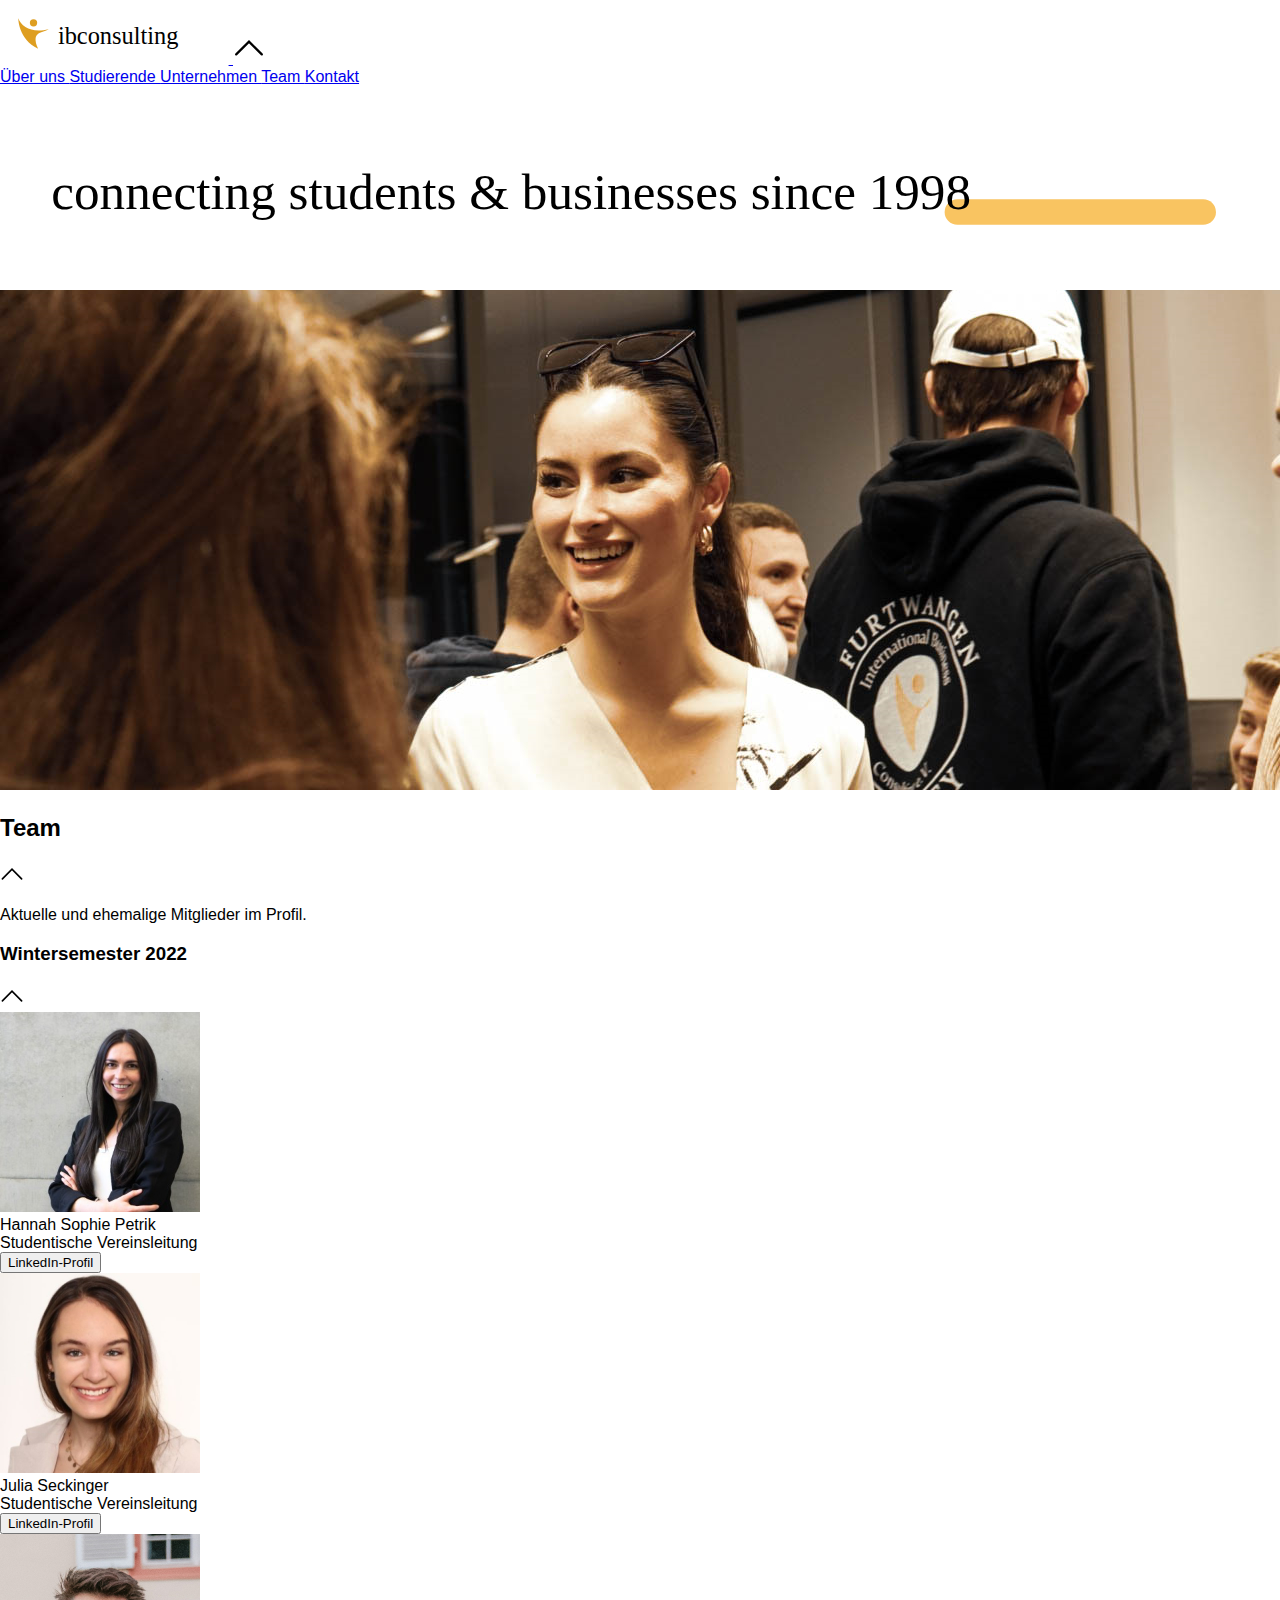
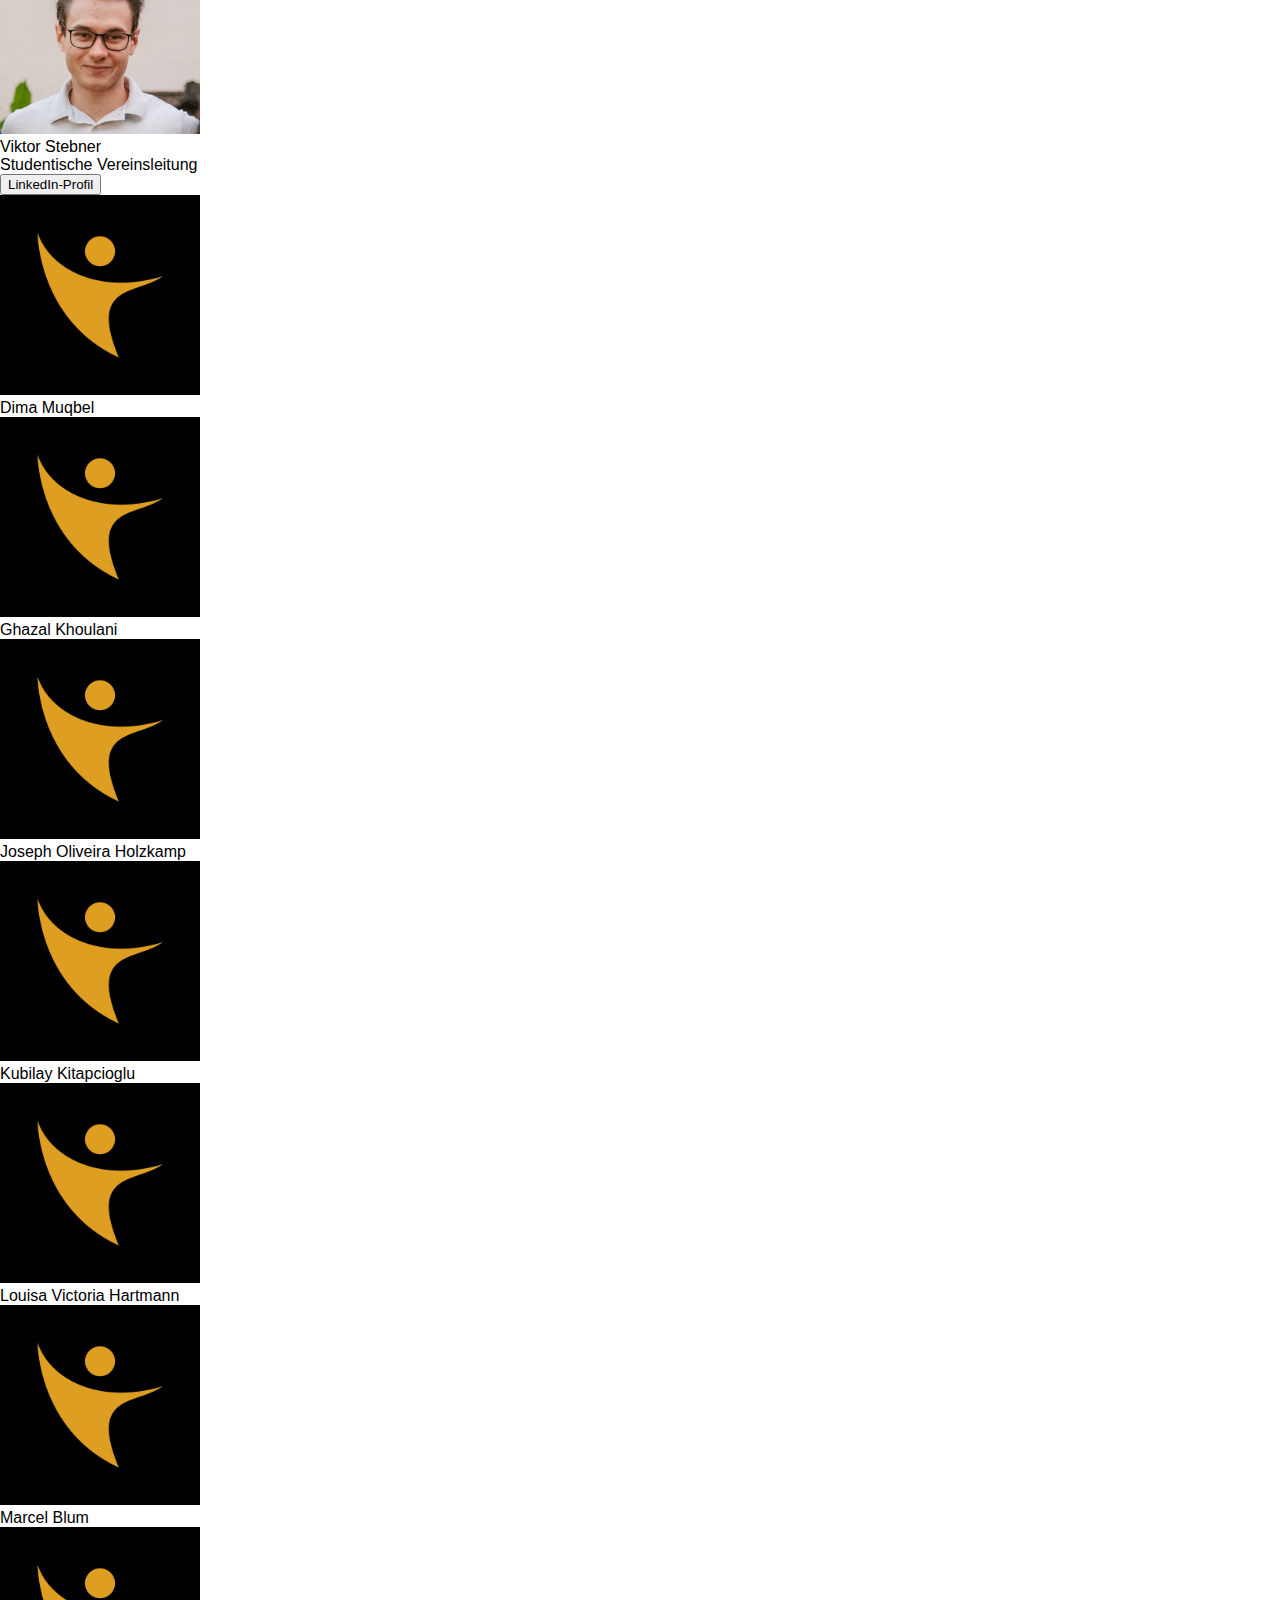
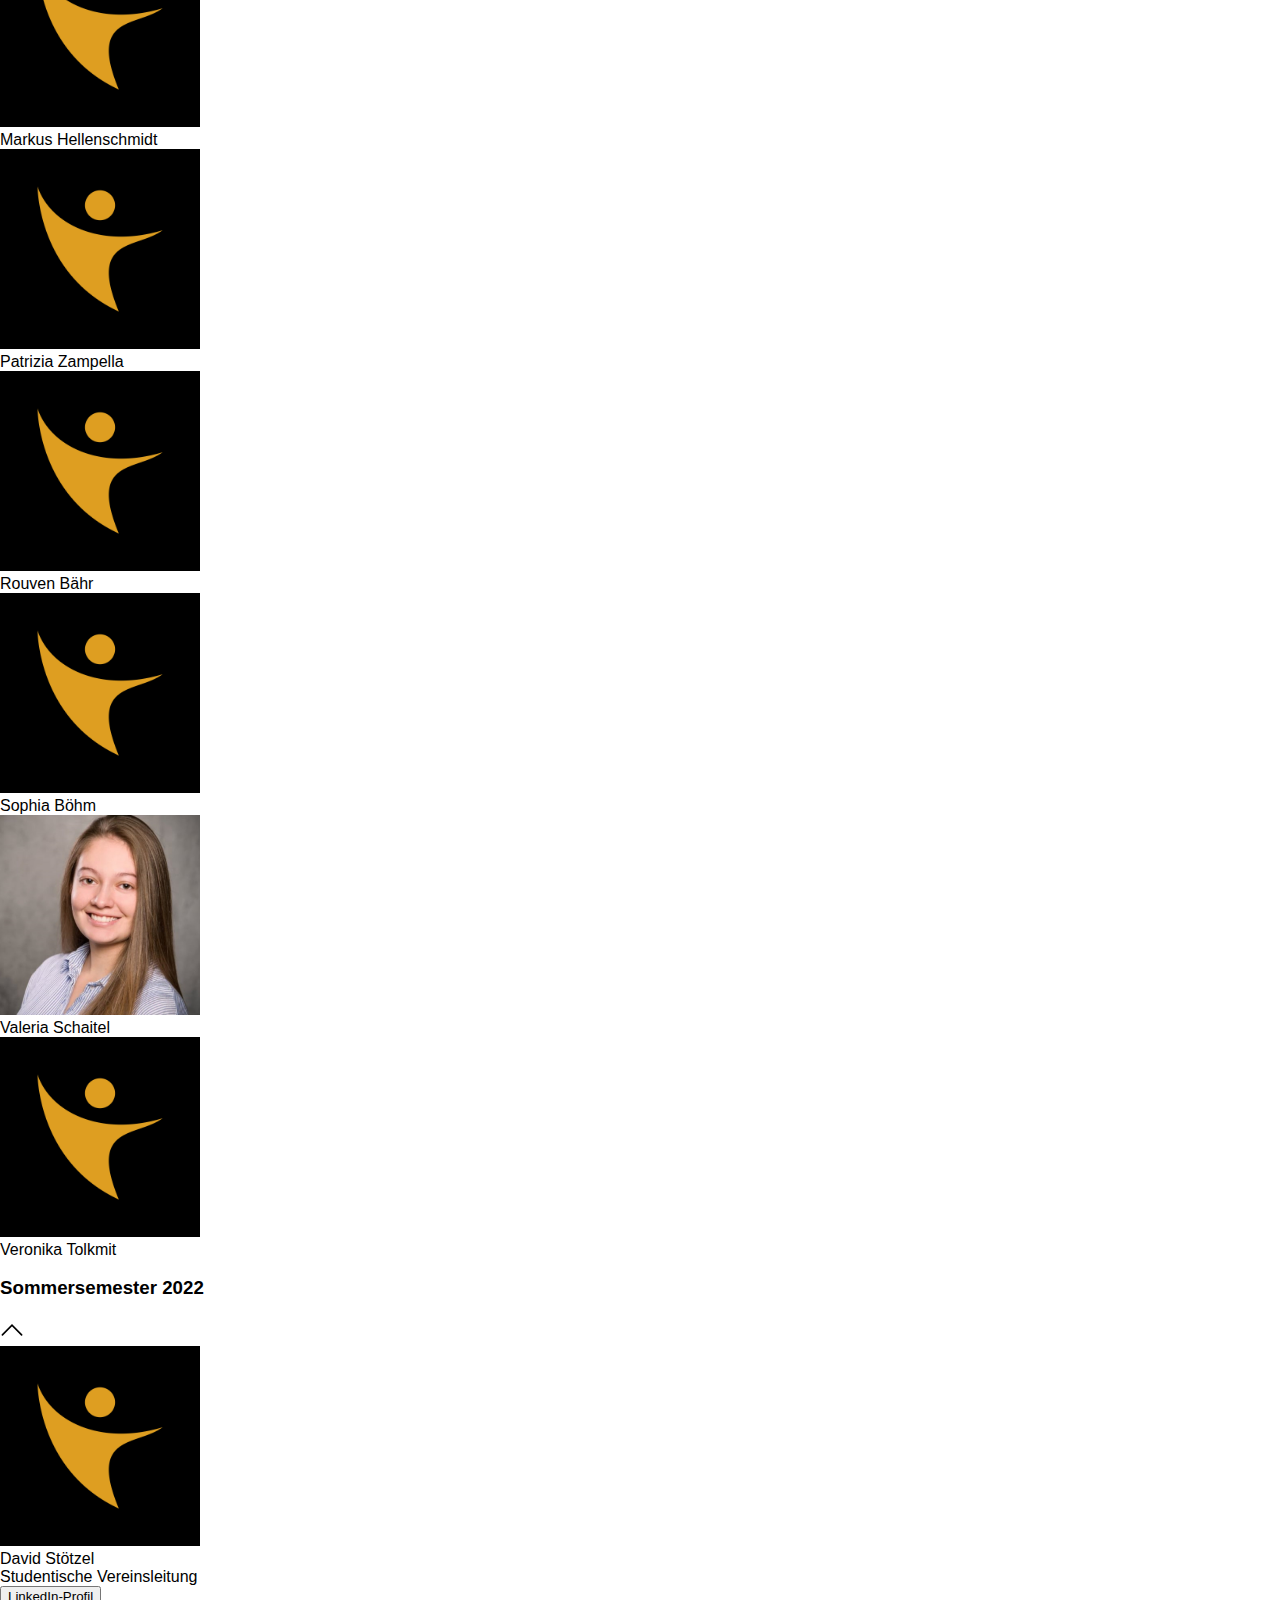
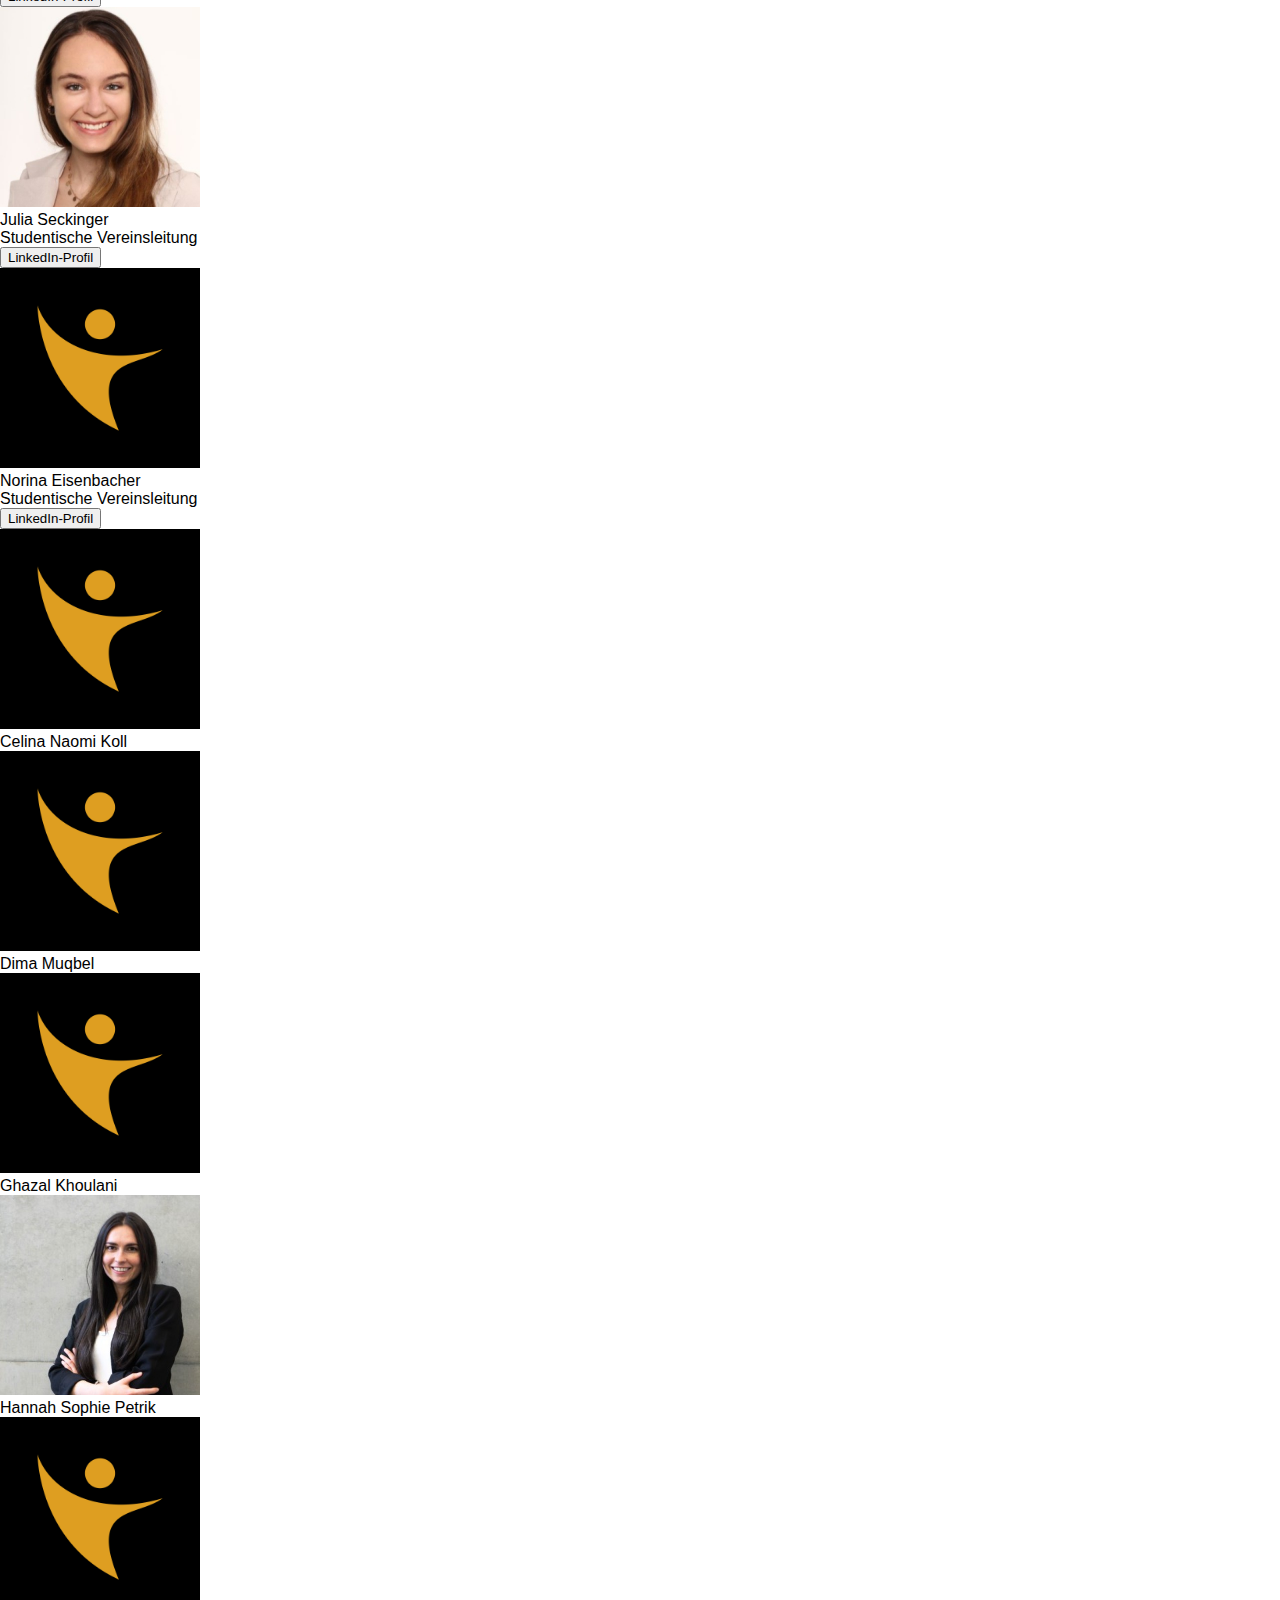
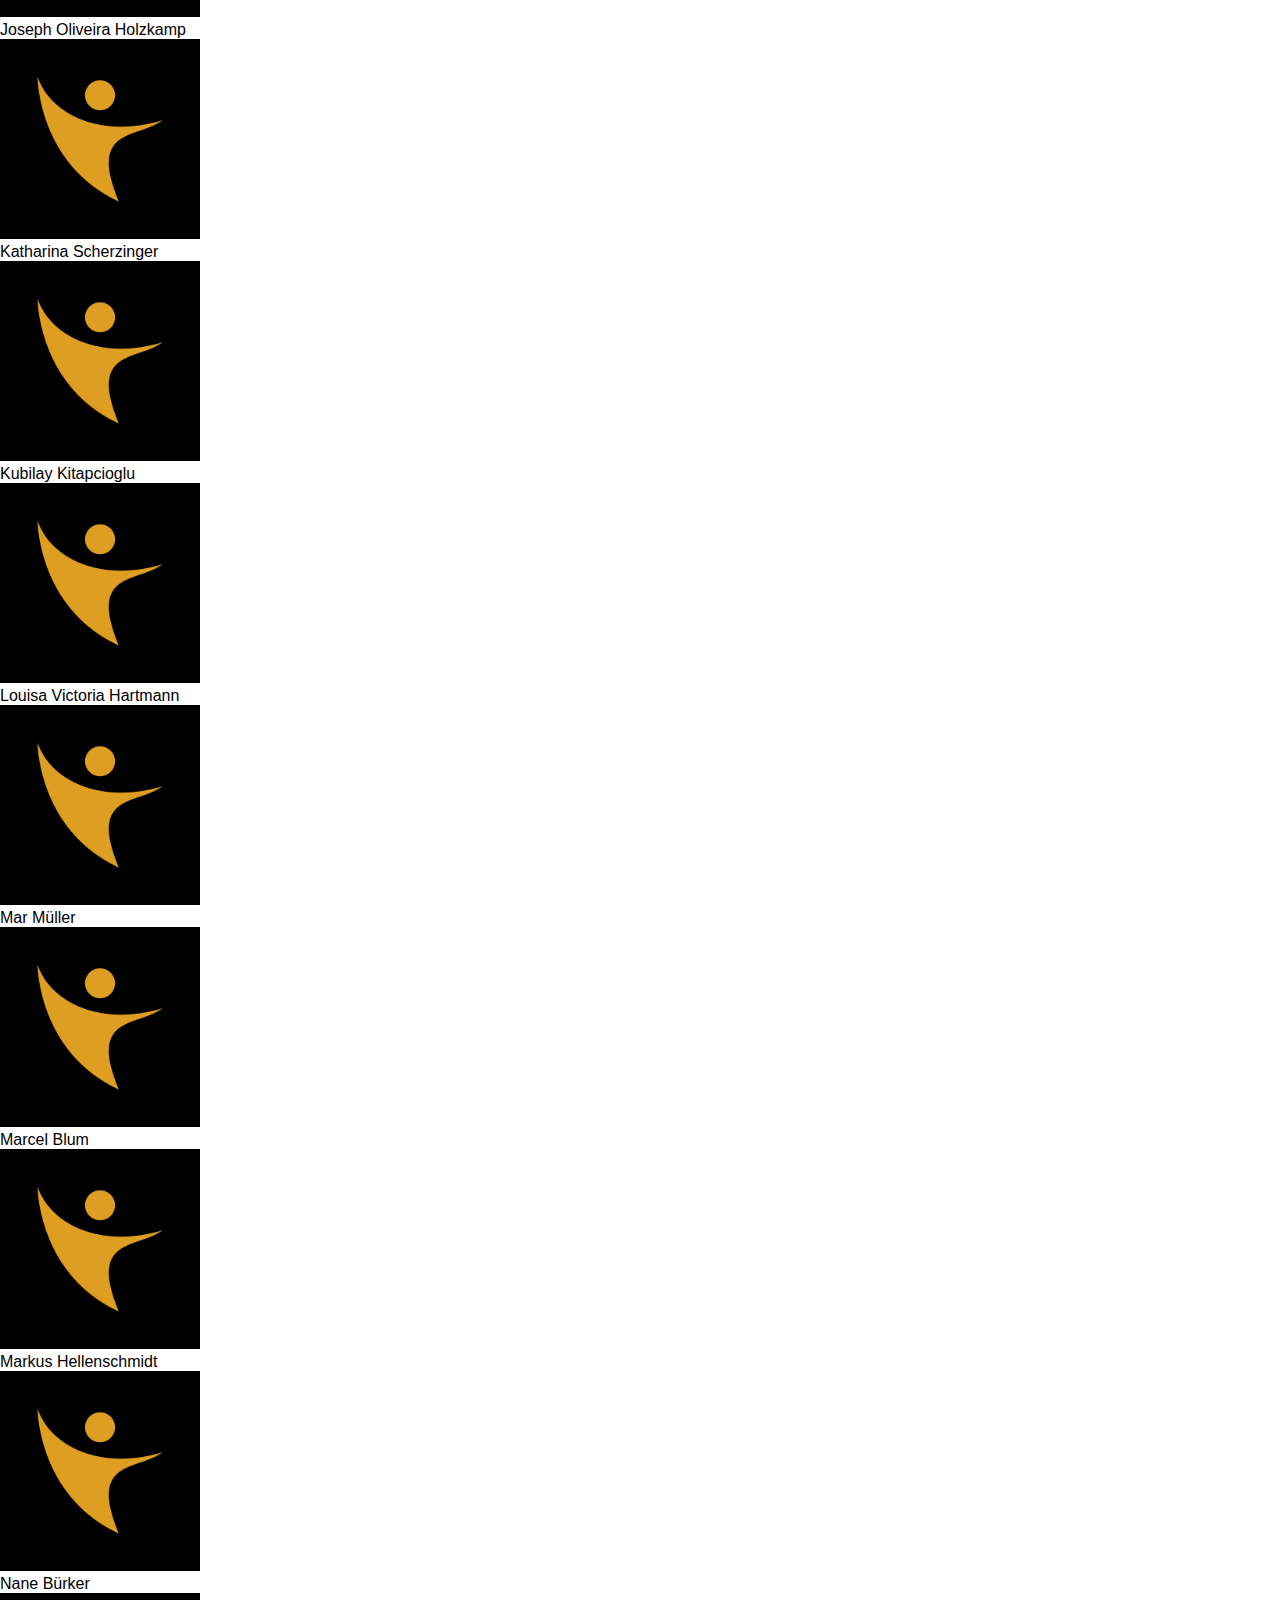
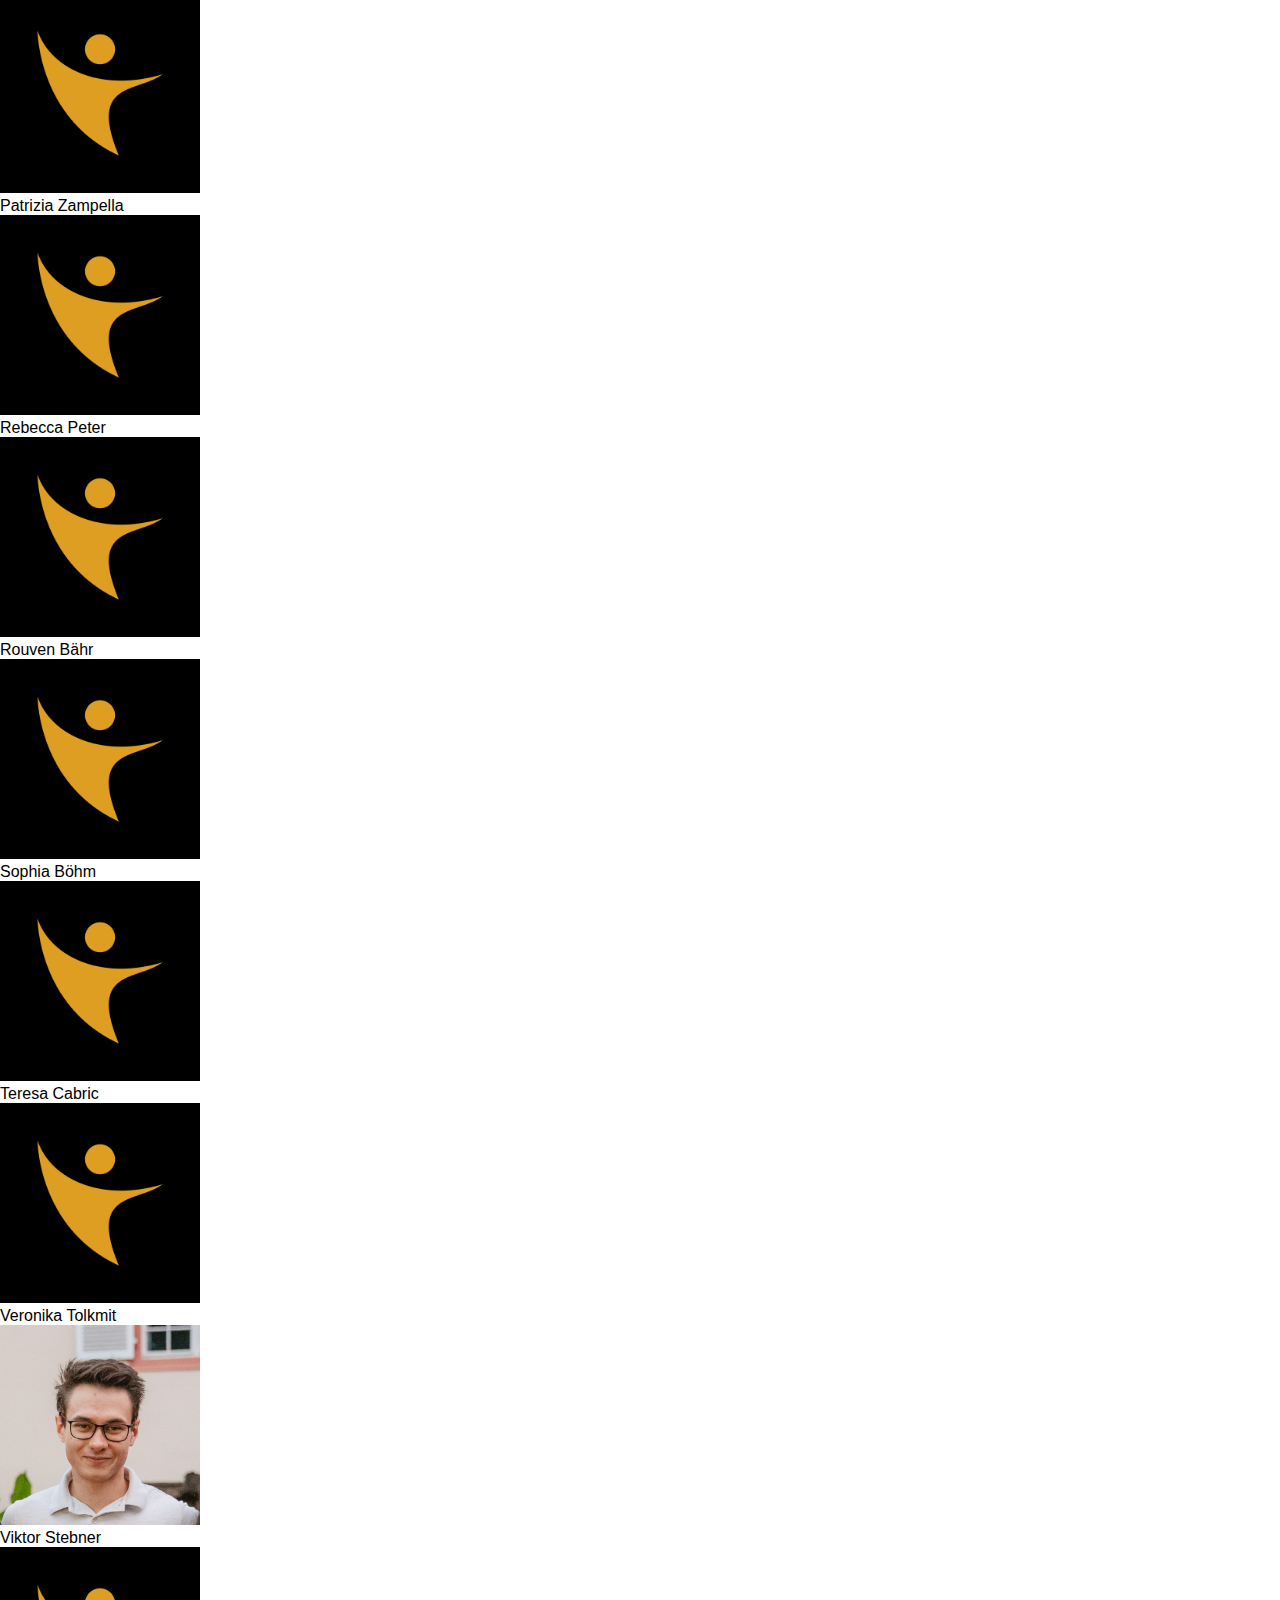
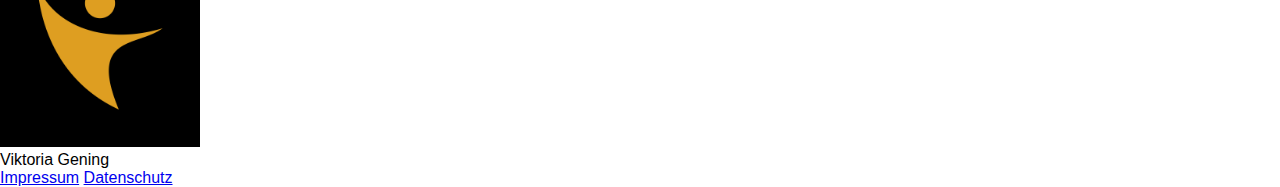
<file: team.html>
<!DOCTYPE html>
<html lang="en">
<head>
    <meta charset="UTF-8">
    <meta http-equiv="X-UA-Compatible" content="IE=edge">
    <meta name="viewport" content="width=device-width, initial-scale=1.0">
    <link rel="stylesheet" href="style.css">
    <link rel="icon" type="image/png" href="favicon.png">
    <link rel="apple-touch-icon" type="image/png" href="pictures/CI/white-background/icon_512x512.png">
    <title>ibconsulting | Team</title>
</head>
<body>
    <header class="drawer drawer-closed" id="header">
        <div class="drawer-title">
            <a href="index.html">
                <svg viewbox="-0.6 -0.6 7.5 2.1" height="4rem">
                    <path d="
                    M 0 0
                    C 0 0, 0 0.7, 0.65 1
                    C 0.4 0.4, 0.8 0.5, 1 0.35
                    C 0.5 0.5, 0.1 0.3, 0 0
                    "
                    fill="#DE9E21"
                    stroke="transparent"
                    stroke-width="0"/>
                    <circle cx="0.5" cy="0.15" r="0.12" stroke="transparent" fill="#DE9E21" stroke-width="0"/>
                    <text x="1.3" y="0.85" fill="black" font-family="Poppins" font-size="0.8" font-weight="500">ibconsulting</text>
                </svg>
            </a>
            <svg viewBox="0 0 1 1" height="2rem" class="animated-transitions chevron" onclick="toggleDrawer('header');" style="cursor: pointer;">
                <path d="
                M 0.1 0.7
                L 0.5 0.3
                L 0.9 0.7"
                fill="transparent"
                stroke="black" 
                stroke-width="0.07"
                stroke-linecap="round"/>
            </svg>
        </div>
        <nav class="drawer-content">
            <a href="about.html">
                Über uns
            </a>
            <a href="students.html">
                Studierende
            </a>
            <a href="businesses.html">
                Unternehmen
            </a>
            <a href="team.html">
                Team
            </a>
            <a href="contact.html">
                Kontakt
            </a>
        </nav>
    </header>
    <main>
        <h1>
            <svg viewBox="-1 -1 25 3" width="100%;">
                <line x1="17.7" y1="1.05" x2="22.5" y2="1.05" stroke="#f9c461" stroke-width="0.5" stroke-linecap="round"></line>
                <text x="0" y="1" font-size="1" font-weight="500" font-family="Poppins">connecting students & businesses since 1998</text>
            </svg>
        </h1>
        <img src="pictures/banner/WE1_3-1.jpg"/>
        <section id="team" class="drawer drawer-always-open">
            <div class="drawer-title">
                <h2>Team</h2>
                <svg onclick="toggleDrawer('team');" viewBox="0 0 1 1" height="1.5rem" class="animated-transitions chevron" style="cursor: pointer;"><path d="M 0.1 0.7 L 0.5 0.3 L 0.9 0.7" fill="transparent" stroke="black" stroke-width="0.07" stroke-linecap="round"/></svg>

            </div>
            <div class="drawer-content">
                <p>
                    Aktuelle und ehemalige Mitglieder im Profil. 
                </p>
            </div>
        </section>
        
        <section id="WS22" class="drawer">
            <div class="drawer-title">
                <h3>Wintersemester 2022</h3>
                <svg onclick="toggleDrawer('WS22');" viewBox="0 0 1 1" height="1.5rem" class="animated-transitions chevron" style="cursor: pointer;"><path d="M 0.1 0.7 L 0.5 0.3 L 0.9 0.7" fill="transparent" stroke="black" stroke-width="0.07" stroke-linecap="round"/></svg>

            </div>
            <div class="drawer-content card-display">
                <div id="Hannah-Sophie-Petrik" class="card-vertical">
                    <img src="pictures/people/Hannah-Sophie-Petrik.jpg" width="200"/>
                    <div class="card-name">
                        Hannah Sophie Petrik
                    </div>
                    <div class="card-title">
                        Studentische&nbsp;Vereinsleitung
                    </div>
                    <div class="card-action">
                        <button onclick="window.location='https://www.linkedin.com/in/hannah-sophie-petrik-97476a1b2/';">LinkedIn-Profil</button>
                    </div>
                </div>
                <div id="Julia-Seckinger" class="card-vertical">
                    <img src="pictures/people/Julia-Seckinger.jpg" width="200"/>
                    <div class="card-name">
                        Julia Seckinger
                    </div>
                    <div class="card-title">
                        Studentische&nbsp;Vereinsleitung
                    </div>
                    <div class="card-action">
                        <button onclick="window.location='https://de.linkedin.com/in/julia-seckinger';">LinkedIn-Profil</button>
                    </div>
                </div>
                <div id="Viktor-Stebner" class="card-vertical">
                    <img src="pictures/people/Viktor-Stebner.jpg" width="200"/>
                    <div class="card-name">
                        Viktor Stebner
                    </div>
                    <div class="card-title">
                        Studentische&nbsp;Vereinsleitung
                    </div>
                    <div class="card-action">
                        <button onclick="window.location='https://de.linkedin.com/in/viktorstebner';">LinkedIn-Profil</button>
                    </div>
                </div>
                <div id="Dima-Muqbel" class="card-vertical">
                    <img src="pictures/CI/black-background/icon_256x256.png" width="200"/>
                    <div class="card-name">
                        Dima Muqbel
                    </div>
                </div>
                <div id="Ghazal-Khoulani" class="card-vertical">
                    <img src="pictures/CI/black-background/icon_256x256.png" width="200"/>
                    <div class="card-name">
                        Ghazal Khoulani
                    </div>
                </div>
                <div id="Joseph-Holzkamp" class="card-vertical">
                    <img src="pictures/CI/black-background/icon_256x256.png" width="200"/>
                    <div class="card-name">
                        Joseph Oliveira Holzkamp
                    </div>
                </div>
                <div id="Kubilay-Kitapcioglu" class="card-vertical">
                    <img src="pictures/CI/black-background/icon_256x256.png" width="200"/>
                    <div class="card-name">
                        Kubilay Kitapcioglu
                    </div>
                </div>
                <div id="Louisa-Victoria-Hartmann" class="card-vertical">
                    <img src="pictures/CI/black-background/icon_256x256.png" width="200"/>
                    <div class="card-name">
                        Louisa Victoria Hartmann
                    </div>
                </div>
                <div id="Marcel-Blum" class="card-vertical">
                    <img src="pictures/CI/black-background/icon_256x256.png" width="200"/>
                    <div class="card-name">
                        Marcel Blum
                    </div>
                </div>
                <div id="Markus-Hellenschmidt" class="card-vertical">
                    <img src="pictures/CI/black-background/icon_256x256.png" width="200"/>
                    <div class="card-name">
                        Markus Hellenschmidt
                    </div>
                </div>
                <div id="Patrizia-Zampella" class="card-vertical">
                    <img src="pictures/CI/black-background/icon_256x256.png" width="200"/>
                    <div class="card-name">
                        Patrizia Zampella
                    </div>
                </div>
                <div id="Rouven-Bähr" class="card-vertical">
                    <img src="pictures/CI/black-background/icon_256x256.png" width="200"/>
                    <div class="card-name">
                        Rouven Bähr
                    </div>
                </div>
                <div id="Sophia-Böhm" class="card-vertical">
                    <img src="pictures/CI/black-background/icon_256x256.png" width="200"/>
                    <div class="card-name">
                        Sophia Böhm
                    </div>
                </div>
                <div id="Valeria-Schaitel" class="card-vertical">
                    <img src="pictures/people/Valeria-Schaitel.jpg" width="200"/>
                    <div class="card-name">
                        Valeria Schaitel
                    </div>
                </div>
                <div id="Veronika-Tolkmit" class="card-vertical">
                    <img src="pictures/CI/black-background/icon_256x256.png" width="200"/>
                    <div class="card-name">
                        Veronika Tolkmit
                    </div>
                </div>
            </div>
        </section>
        
        <section id="SS22" class="drawer drawer-closed">
            <div class="drawer-title">
                <h3>Sommersemester 2022</h3>
                <svg onclick="toggleDrawer('SS22');" viewBox="0 0 1 1" height="1.5rem" class="animated-transitions chevron" style="cursor: pointer;"><path d="M 0.1 0.7 L 0.5 0.3 L 0.9 0.7" fill="transparent" stroke="black" stroke-width="0.07" stroke-linecap="round"/></svg>
                
            </div>
            <div class="drawer-content card-display">
                <div id="David-Stötzel" class="card-vertical">
                    <img src="pictures/CI/black-background/icon_256x256.png" width="200"/>
                    <div class="card-name">
                        David Stötzel
                    </div>
                    <div class="card-title">
                        Studentische&nbsp;Vereinsleitung
                    </div>
                    <div class="card-action">
                        <button onclick="window.location='https://de.linkedin.com/in/david-stoetzel';">LinkedIn-Profil</button>
                    </div>
                </div>
                <div id="Julia-Seckinger" class="card-vertical">
                    <img src="pictures/people/Julia-Seckinger.jpg" width="200"/>
                    <div class="card-name">
                        Julia Seckinger
                    </div>
                    <div class="card-title">
                        Studentische&nbsp;Vereinsleitung
                    </div>
                    <div class="card-action">
                        <button onclick="window.location='https://de.linkedin.com/in/julia-seckinger';">LinkedIn-Profil</button>
                    </div>
                </div>
                <div id="Norina-Eisenbacher" class="card-vertical">
                    <img src="pictures/CI/black-background/icon_256x256.png" width="200"/>
                    <div class="card-name">
                        Norina Eisenbacher
                    </div>
                    <div class="card-title">
                        Studentische&nbsp;Vereinsleitung
                    </div>
                    <div class="card-action">
                        <button onclick="window.location='https://de.linkedin.com/in/norina-eisenbacher-87a691199';">LinkedIn-Profil</button>
                    </div>
                </div>
                <div id="Celina-Naomi-Koll" class="card-vertical">
                    <img src="pictures/CI/black-background/icon_256x256.png" width="200"/>
                    <div class="card-name">
                        Celina Naomi Koll
                    </div>
                </div>
                <div id="Dima-Muqbel" class="card-vertical">
                    <img src="pictures/CI/black-background/icon_256x256.png" width="200"/>
                    <div class="card-name">
                        Dima Muqbel
                    </div>
                </div>
                <div id="Ghazal-Khoulani" class="card-vertical">
                    <img src="pictures/CI/black-background/icon_256x256.png" width="200"/>
                    <div class="card-name">
                        Ghazal Khoulani
                    </div>
                </div>
                <div id="Hannah-Sophie-Petrik" class="card-vertical">
                    <img src="pictures/people/Hannah-Sophie-Petrik.jpg" width="200"/>
                    <div class="card-name">
                        Hannah Sophie Petrik
                    </div>
                </div>
                <div id="Joseph-Oliveira-Holzkamp" class="card-vertical">
                    <img src="pictures/CI/black-background/icon_256x256.png" width="200"/>
                    <div class="card-name">
                        Joseph Oliveira Holzkamp
                    </div>
                </div>
                <div id="Katharina-Scherzinger" class="card-vertical">
                    <img src="pictures/CI/black-background/icon_256x256.png" width="200"/>
                    <div class="card-name">
                        Katharina Scherzinger
                    </div>
                </div>
                <div id="Kubilay-Kitapcioglu" class="card-vertical">
                    <img src="pictures/CI/black-background/icon_256x256.png" width="200"/>
                    <div class="card-name">
                        Kubilay Kitapcioglu
                    </div>
                </div>
                <div id="Louisa-Victoria-Hartmann" class="card-vertical">
                    <img src="pictures/CI/black-background/icon_256x256.png" width="200"/>
                    <div class="card-name">
                        Louisa Victoria Hartmann
                    </div>
                </div>
                <div id="Mar-Müller" class="card-vertical">
                    <img src="pictures/CI/black-background/icon_256x256.png" width="200"/>
                    <div class="card-name">
                        Mar Müller
                    </div>
                </div>
                <div id="Marcel-Blum" class="card-vertical">
                    <img src="pictures/CI/black-background/icon_256x256.png" width="200"/>
                    <div class="card-name">
                        Marcel Blum
                    </div>
                </div>
                <div id="Markus-Hellenschmidt" class="card-vertical">
                    <img src="pictures/CI/black-background/icon_256x256.png" width="200"/>
                    <div class="card-name">
                        Markus Hellenschmidt
                    </div>
                </div>
                <div id="Nane-Bürker" class="card-vertical">
                    <img src="pictures/CI/black-background/icon_256x256.png" width="200"/>
                    <div class="card-name">
                        Nane Bürker
                    </div>
                </div>
                <div id="Patrizia-Zampella" class="card-vertical">
                    <img src="pictures/CI/black-background/icon_256x256.png" width="200"/>
                    <div class="card-name">
                        Patrizia Zampella
                    </div>
                </div>
                <div id="Rebecca-Peter" class="card-vertical">
                    <img src="pictures/CI/black-background/icon_256x256.png" width="200"/>
                    <div class="card-name">
                        Rebecca Peter
                    </div>
                </div>
                <div id="Rouven-Bähr" class="card-vertical">
                    <img src="pictures/CI/black-background/icon_256x256.png" width="200"/>
                    <div class="card-name">
                        Rouven Bähr
                    </div>
                </div>
                <div id="Sophia-Böhm" class="card-vertical">
                    <img src="pictures/CI/black-background/icon_256x256.png" width="200"/>
                    <div class="card-name">
                        Sophia Böhm
                    </div>
                </div>
                <div id="Teresa-Cabric" class="card-vertical">
                    <img src="pictures/CI/black-background/icon_256x256.png" width="200"/>
                    <div class="card-name">
                        Teresa Cabric
                    </div>
                </div>
                <div id="Veronika-Tolkmit" class="card-vertical">
                    <img src="pictures/CI/black-background/icon_256x256.png" width="200"/>
                    <div class="card-name">
                        Veronika Tolkmit
                    </div>
                </div>
                <div id="Viktor-Stebner" class="card-vertical">
                    <img src="pictures/people/Viktor-Stebner.jpg" width="200"/>
                    <div class="card-name">
                        Viktor Stebner
                    </div>
                </div>
                <div id="Viktoria-Gening" class="card-vertical">
                    <img src="pictures/CI/black-background/icon_256x256.png" width="200"/>
                    <div class="card-name">
                        Viktoria Gening
                    </div>
                </div>
            </div>
        </section>
<!--
        <section id="WS21" class="drawer drawer-closed">
            <div class="drawer-title">
                <h3>Wintersemester 2021</h3>
                <svg onclick="toggleDrawer('WS21');" viewBox="0 0 1 1" height="1.5rem" class="animated-transitions chevron" style="cursor: pointer;"><path d="M 0.1 0.7 L 0.5 0.3 L 0.9 0.7" fill="transparent" stroke="black" stroke-width="0.07" stroke-linecap="round"/></svg>

            </div>
            <div class="drawer-content card-display">
                
            </div>
        </section>

        <section id="SS21" class="drawer drawer-closed">
            <div class="drawer-title">
                <h3>Sommersemester 2021</h3>
                <svg onclick="toggleDrawer('SS21');" viewBox="0 0 1 1" height="1.5rem" class="animated-transitions chevron" style="cursor: pointer;"><path d="M 0.1 0.7 L 0.5 0.3 L 0.9 0.7" fill="transparent" stroke="black" stroke-width="0.07" stroke-linecap="round"/></svg>

            </div>
            <div class="drawer-content card-display">

            </div>
        </section>

        <section id="WS20" class="drawer drawer-closed">
            <div class="drawer-title">
                <h3>Wintersemester 2020</h3>
                <svg onclick="toggleDrawer('WS20');" viewBox="0 0 1 1" height="1.5rem" class="animated-transitions chevron" style="cursor: pointer;"><path d="M 0.1 0.7 L 0.5 0.3 L 0.9 0.7" fill="transparent" stroke="black" stroke-width="0.07" stroke-linecap="round"/></svg>

            </div>
            <div class="drawer-content card-display">
                
            </div>
        </section>

        <section id="SS20" class="drawer drawer-closed">
            <div class="drawer-title">
                <h3>Sommersemester 2020</h3>
                <svg onclick="toggleDrawer('SS20');" viewBox="0 0 1 1" height="1.5rem" class="animated-transitions chevron" style="cursor: pointer;"><path d="M 0.1 0.7 L 0.5 0.3 L 0.9 0.7" fill="transparent" stroke="black" stroke-width="0.07" stroke-linecap="round"/></svg>

            </div>
            <div class="drawer-content card-display">

            </div>
        </section>

        <section id="WS19" class="drawer drawer-closed">
            <div class="drawer-title">
                <h3>Wintersemester 2019</h3>
                <svg onclick="toggleDrawer('WS19');" viewBox="0 0 1 1" height="1.5rem" class="animated-transitions chevron" style="cursor: pointer;"><path d="M 0.1 0.7 L 0.5 0.3 L 0.9 0.7" fill="transparent" stroke="black" stroke-width="0.07" stroke-linecap="round"/></svg>

            </div>
            <div class="drawer-content card-display">
                
            </div>
        </section>

        <section id="SS19" class="drawer drawer-closed">
            <div class="drawer-title">
                <h3>Sommersemester 2019</h3>
                <svg onclick="toggleDrawer('SS19');" viewBox="0 0 1 1" height="1.5rem" class="animated-transitions chevron" style="cursor: pointer;"><path d="M 0.1 0.7 L 0.5 0.3 L 0.9 0.7" fill="transparent" stroke="black" stroke-width="0.07" stroke-linecap="round"/></svg>

            </div>
            <div class="drawer-content card-display">

            </div>
        </section>
    -->
    </main>

    <footer>
        <a href="legal.html#impressum">Impressum</a>
        <a href="legal.html#datenschutz">Datenschutz</a>
    </footer>

    <script src="script.js"></script>
</body>
</html>
</file>
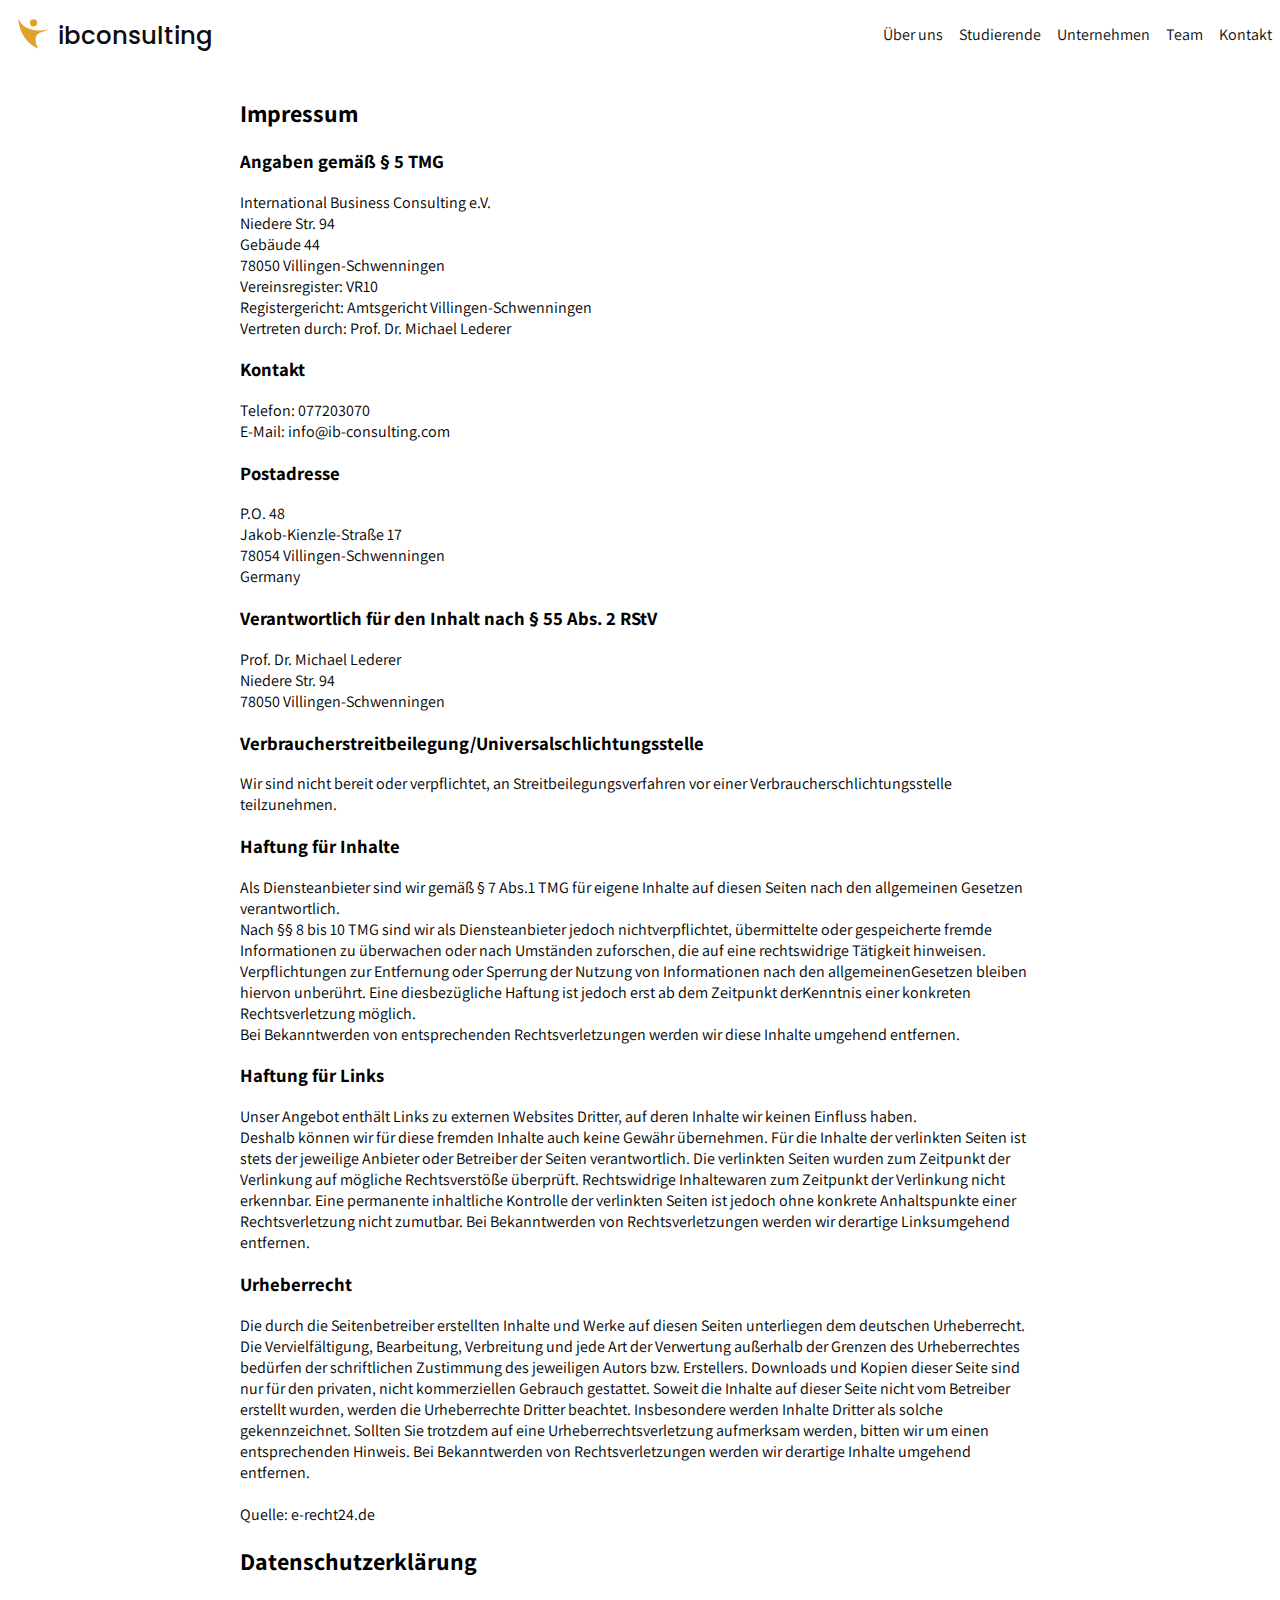
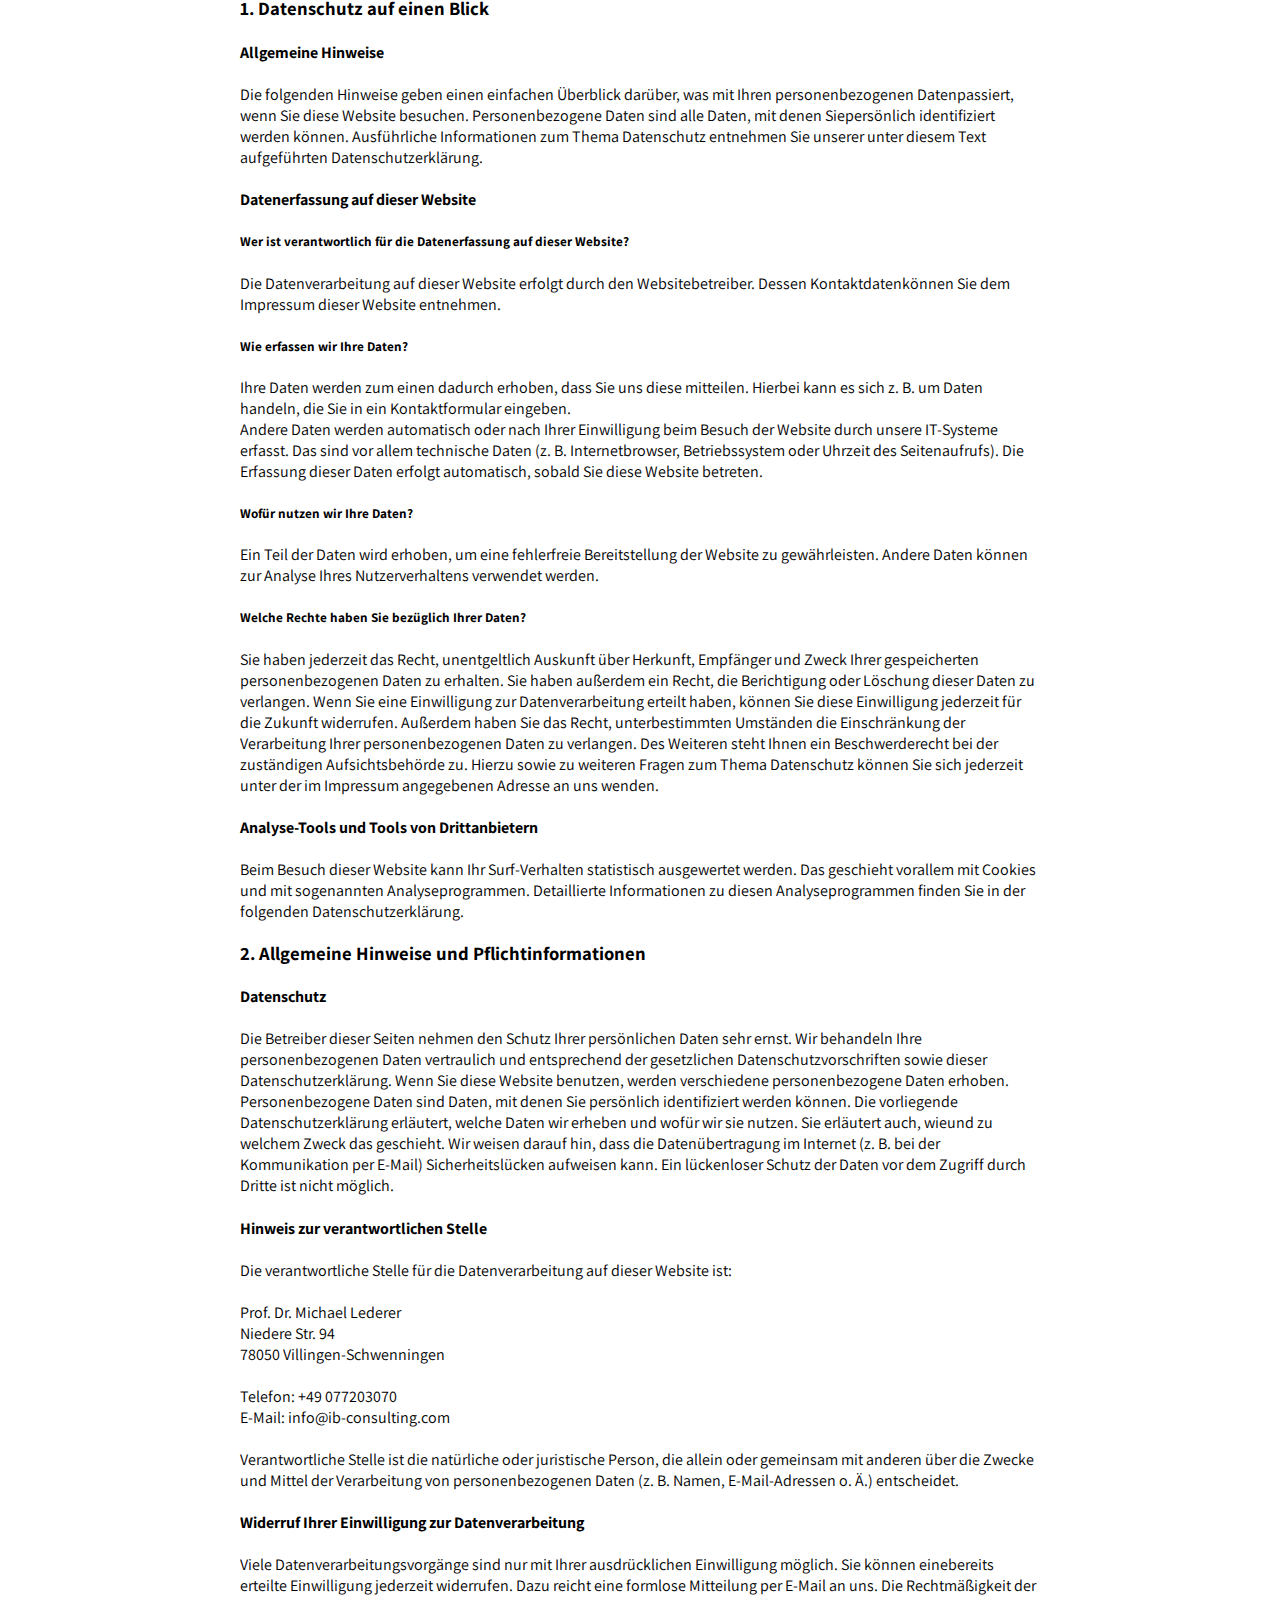
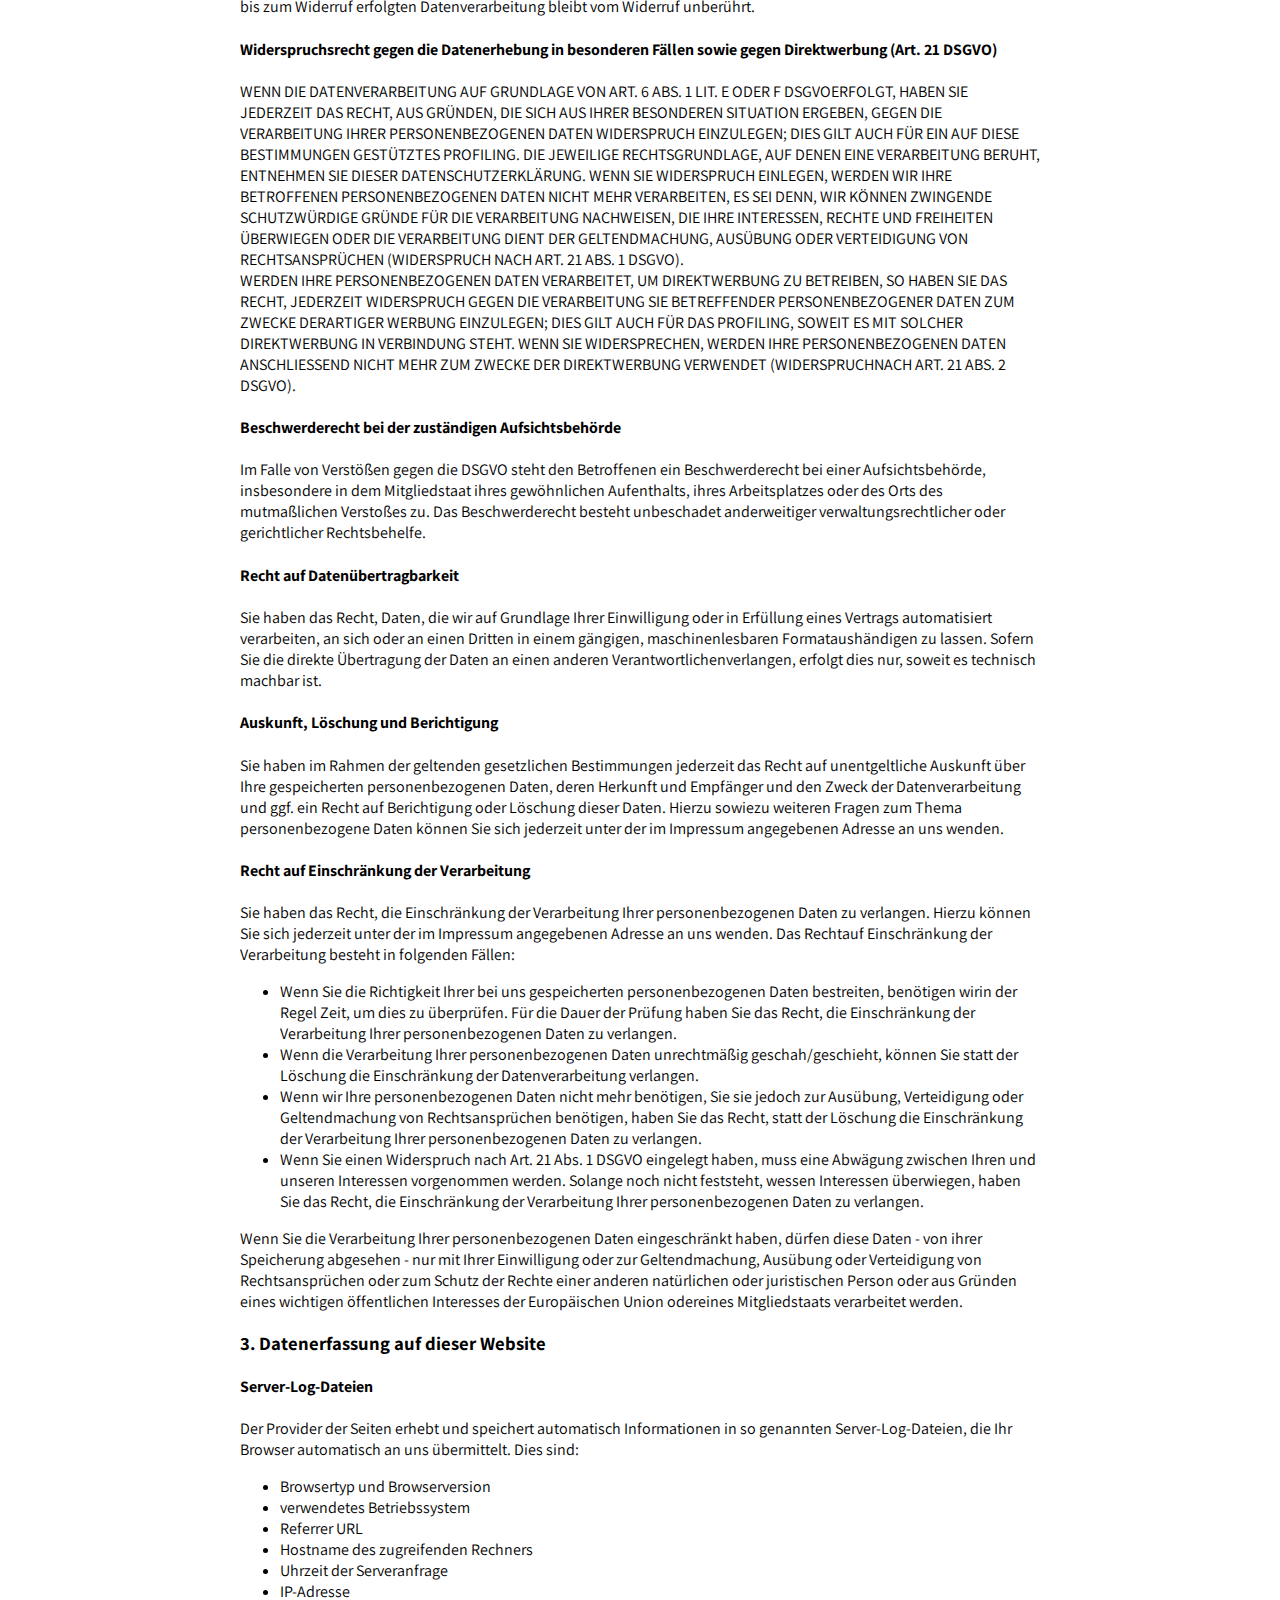
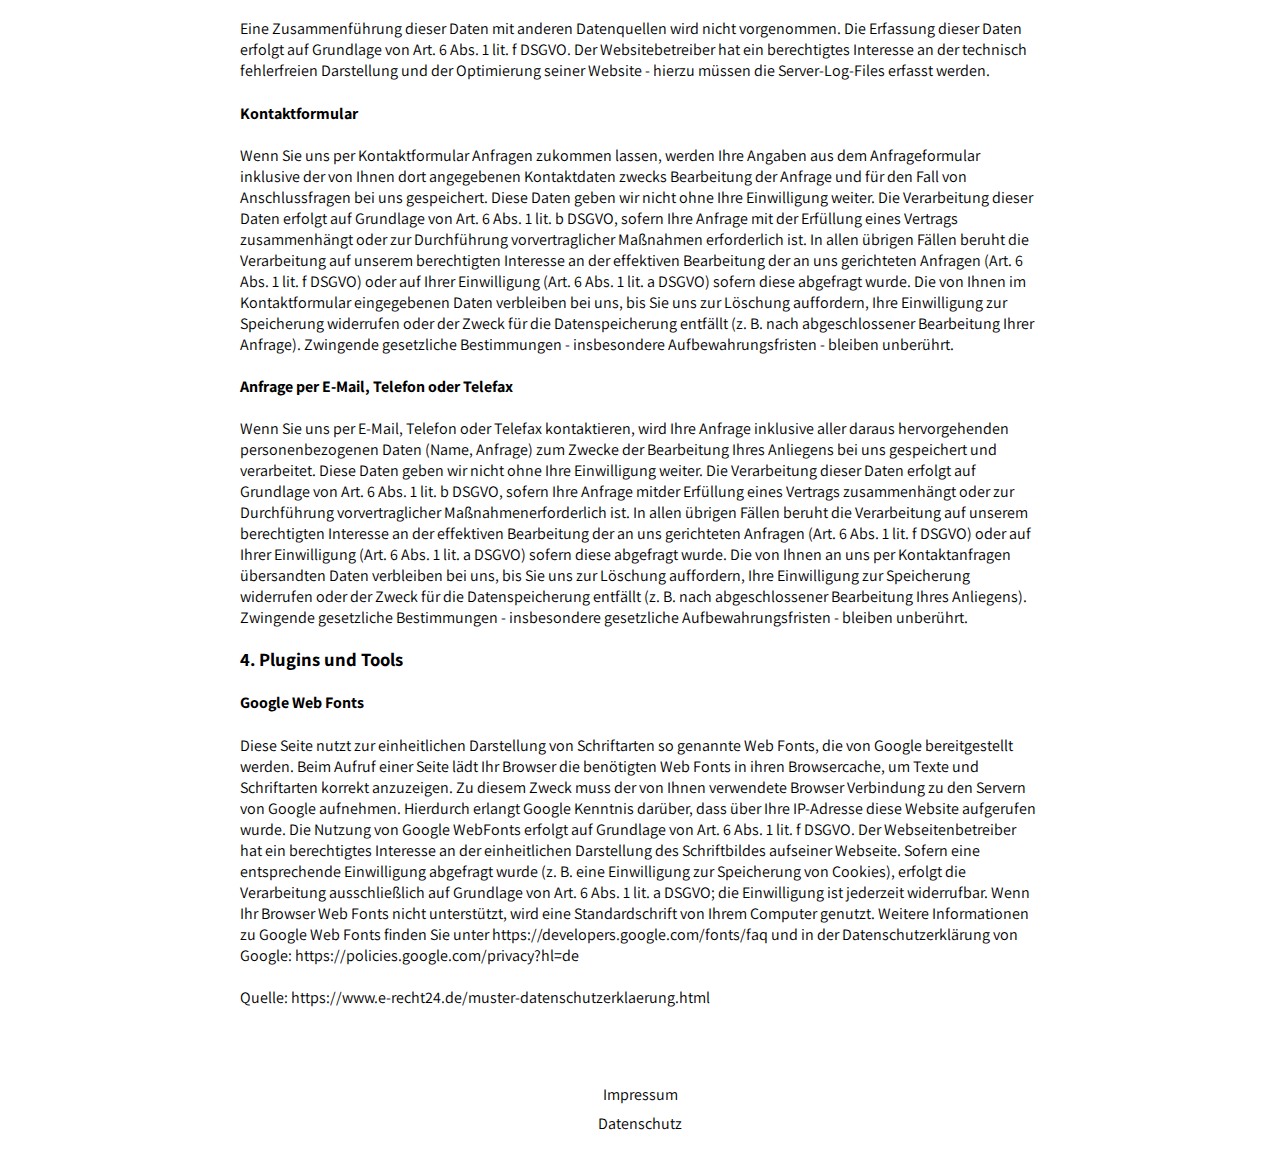
<file: ibc/legal.html>
<!DOCTYPE html>
<html lang="en">
<head>
    <meta charset="UTF-8">
    <meta http-equiv="X-UA-Compatible" content="IE=edge">
    <meta name="viewport" content="width=device-width, initial-scale=1.0">
    <link rel="stylesheet" href="style.css">
    <link rel="icon" type="image/png" href="favicon.png">
    <link rel="apple-touch-icon" type="image/png" href="pictures/CI/white-background/icon_512x512.png">
    <title>ibconsulting | Legal</title>
</head>
<body>
    <header class="drawer drawer-closed" id="header">
        <div class="drawer-title">
            <a href="index.html">
                <svg viewbox="-0.6 -0.6 7.5 2.1" height="4rem">
                    <path d="
                    M 0 0
                    C 0 0, 0 0.7, 0.65 1
                    C 0.4 0.4, 0.8 0.5, 1 0.35
                    C 0.5 0.5, 0.1 0.3, 0 0
                    "
                    fill="#DE9E21"
                    stroke="transparent"
                    stroke-width="0"/>
                    <circle cx="0.5" cy="0.15" r="0.12" stroke="transparent" fill="#DE9E21" stroke-width="0"/>
                    <text x="1.3" y="0.85" fill="black" font-family="Poppins" font-size="0.8" font-weight="500">ibconsulting</text>
                </svg>
            </a>
            <svg viewBox="0 0 1 1" height="2rem" class="animated-transitions chevron" onclick="toggleDrawer('header');" style="cursor: pointer;">
                <path d="
                M 0.1 0.7
                L 0.5 0.3
                L 0.9 0.7"
                fill="transparent"
                stroke="black" 
                stroke-width="0.07"
                stroke-linecap="round"/>
            </svg>
        </div>
        <nav class="drawer-content">
            <a href="about.html">
                Über uns
            </a>
            <a href="students.html">
                Studierende
            </a>
            <a href="businesses.html">
                Unternehmen
            </a>
            <a href="team.html">
                Team
            </a>
            <a href="contact.html">
                Kontakt
            </a>
        </nav>
    </header>
    <main style="display: block; max-width: 100ch; margin: 1ch;">
        <h2 id="impressum" style="scroll-margin-top: 5rem;">Impressum</h2>
        <h3>Angaben gemäß § 5 TMG</h3>
        International Business Consulting e.V.
        <br>Niedere Str. 94
        <br>Gebäude 44
        <br>78050 Villingen-Schwenningen
        <br>Vereinsregister: VR10
        <br>Registergericht: Amtsgericht Villingen-Schwenningen
        <br>Vertreten durch: Prof. Dr. Michael Lederer
        <h3>Kontakt</h3>
        Telefon: 077203070
        <br>E-Mail: info@ib-consulting.com
        <h3>Postadresse</h3>
        P.O. 48
        <br>Jakob-Kienzle-Straße 17
        <br>78054 Villingen-Schwenningen
        <br>Germany
        <h3>Verantwortlich für den Inhalt nach § 55 Abs. 2 RStV</h3>
        Prof. Dr. Michael Lederer
        <br>Niedere Str. 94
        <br>78050 Villingen-Schwenningen
        <h3>Verbraucherstreitbeilegung/Universalschlichtungsstelle</h3>
        Wir sind nicht bereit oder verpflichtet, an Streitbeilegungsverfahren vor einer Verbraucherschlichtungsstelle teilzunehmen. 
        <h3>Haftung für Inhalte</h3>
        Als Diensteanbieter sind wir gemäß § 7 Abs.1 TMG für eigene Inhalte auf diesen Seiten nach den allgemeinen Gesetzen verantwortlich. 
        <br>Nach §§ 8 bis 10 TMG sind wir als Diensteanbieter jedoch nichtverpflichtet, übermittelte oder gespeicherte fremde Informationen zu überwachen oder nach Umständen zuforschen, die auf eine rechtswidrige Tätigkeit hinweisen. 
        <br>Verpflichtungen zur Entfernung oder Sperrung der Nutzung von Informationen nach den allgemeinenGesetzen bleiben hiervon unberührt. Eine diesbezügliche Haftung ist jedoch erst ab dem Zeitpunkt derKenntnis einer konkreten Rechtsverletzung möglich. 
        <br>Bei Bekanntwerden von entsprechenden Rechtsverletzungen werden wir diese Inhalte umgehend entfernen. 
        <h3>Haftung für Links</h3>
        Unser Angebot enthält Links zu externen Websites Dritter, auf deren Inhalte wir keinen Einfluss haben. 
        <br>Deshalb können wir für diese fremden Inhalte auch keine Gewähr übernehmen. Für die Inhalte der verlinkten Seiten ist stets der jeweilige Anbieter oder Betreiber der Seiten verantwortlich. Die verlinkten Seiten wurden zum Zeitpunkt der Verlinkung auf mögliche Rechtsverstöße überprüft. Rechtswidrige Inhaltewaren zum Zeitpunkt der Verlinkung nicht erkennbar. Eine permanente inhaltliche Kontrolle der verlinkten Seiten ist jedoch ohne konkrete Anhaltspunkte einer Rechtsverletzung nicht zumutbar. Bei Bekanntwerden von Rechtsverletzungen werden wir derartige Linksumgehend entfernen. 
        <h3>Urheberrecht</h3>
        Die durch die Seitenbetreiber erstellten Inhalte und Werke auf diesen Seiten unterliegen dem deutschen Urheberrecht. Die Vervielfältigung, Bearbeitung, Verbreitung und jede Art der Verwertung außerhalb der Grenzen des Urheberrechtes bedürfen der schriftlichen Zustimmung des jeweiligen Autors bzw. Erstellers. Downloads und Kopien dieser Seite sind nur für den privaten, nicht kommerziellen Gebrauch gestattet. Soweit die Inhalte auf dieser Seite nicht vom Betreiber erstellt wurden, werden die Urheberrechte Dritter beachtet. Insbesondere werden Inhalte Dritter als solche gekennzeichnet. Sollten Sie trotzdem auf eine Urheberrechtsverletzung aufmerksam werden, bitten wir um einen entsprechenden Hinweis. Bei Bekanntwerden von Rechtsverletzungen werden wir derartige Inhalte umgehend entfernen. 
        <br><br>Quelle: e-recht24.de

        <h2 id="datenschutz" style="scroll-margin-top: 5rem;">Datenschutzerklärung</h2>
        <h3>1. Datenschutz auf einen Blick</h3>
        <h4>Allgemeine Hinweise</h4>
        Die folgenden Hinweise geben einen einfachen Überblick darüber, was mit Ihren personenbezogenen Datenpassiert, wenn Sie diese Website besuchen. Personenbezogene Daten sind alle Daten, mit denen Siepersönlich identifiziert werden können. Ausführliche Informationen zum Thema Datenschutz entnehmen Sie unserer unter diesem Text aufgeführten Datenschutzerklärung. 
        <h4>Datenerfassung auf dieser Website</h4>
        <h5>Wer ist verantwortlich für die Datenerfassung auf dieser Website?</h5>
        Die Datenverarbeitung auf dieser Website erfolgt durch den Websitebetreiber. Dessen Kontaktdatenkönnen Sie dem Impressum dieser Website entnehmen.
        <h5>Wie erfassen wir Ihre Daten?</h5>
        Ihre Daten werden zum einen dadurch erhoben, dass Sie uns diese mitteilen. Hierbei kann es sich z. B. um Daten handeln, die Sie in ein Kontaktformular eingeben. 
        <br>Andere Daten werden automatisch oder nach Ihrer Einwilligung beim Besuch der Website durch unsere IT-Systeme erfasst. Das sind vor allem technische Daten (z. B. Internetbrowser, Betriebssystem oder Uhrzeit des Seitenaufrufs). Die Erfassung dieser Daten erfolgt automatisch, sobald Sie diese Website betreten. 
        <h5>Wofür nutzen wir Ihre Daten?</h5>
        Ein Teil der Daten wird erhoben, um eine fehlerfreie Bereitstellung der Website zu gewährleisten. Andere Daten können zur Analyse Ihres Nutzerverhaltens verwendet werden. 
        <h5>Welche Rechte haben Sie bezüglich Ihrer Daten?</h5>
        Sie haben jederzeit das Recht, unentgeltlich Auskunft über Herkunft, Empfänger und Zweck Ihrer gespeicherten personenbezogenen Daten zu erhalten. Sie haben außerdem ein Recht, die Berichtigung oder Löschung dieser Daten zu verlangen. Wenn Sie eine Einwilligung zur Datenverarbeitung erteilt haben, können Sie diese Einwilligung jederzeit für die Zukunft widerrufen. Außerdem haben Sie das Recht, unterbestimmten Umständen die Einschränkung der Verarbeitung Ihrer personenbezogenen Daten zu verlangen. Des Weiteren steht Ihnen ein Beschwerderecht bei der zuständigen Aufsichtsbehörde zu. Hierzu sowie zu weiteren Fragen zum Thema Datenschutz können Sie sich jederzeit unter der im Impressum angegebenen Adresse an uns wenden. 
        <h4>Analyse-Tools und Tools von Drittanbietern</h4> 
        Beim Besuch dieser Website kann Ihr Surf-Verhalten statistisch ausgewertet werden. Das geschieht vorallem mit Cookies und mit sogenannten Analyseprogrammen. Detaillierte Informationen zu diesen Analyseprogrammen finden Sie in der folgenden Datenschutzerklärung. 
        <h3>2. Allgemeine Hinweise und Pflichtinformationen</h3>
        <h4>Datenschutz</h4>
        Die Betreiber dieser Seiten nehmen den Schutz Ihrer persönlichen Daten sehr ernst. Wir behandeln Ihre personenbezogenen Daten vertraulich und entsprechend der gesetzlichen Datenschutzvorschriften sowie dieser Datenschutzerklärung. Wenn Sie diese Website benutzen, werden verschiedene personenbezogene Daten erhoben. Personenbezogene Daten sind Daten, mit denen Sie persönlich identifiziert werden können. Die vorliegende Datenschutzerklärung erläutert, welche Daten wir erheben und wofür wir sie nutzen. Sie erläutert auch, wieund zu welchem Zweck das geschieht. 
        Wir weisen darauf hin, dass die Datenübertragung im Internet (z. B. bei der Kommunikation per E-Mail) Sicherheitslücken aufweisen kann. Ein lückenloser Schutz der Daten vor dem Zugriff durch Dritte ist nicht möglich. 
        <h4>Hinweis zur verantwortlichen Stelle</h4>
        Die verantwortliche Stelle für die Datenverarbeitung auf dieser Website ist:
        <br><br>Prof. Dr. Michael Lederer
        <br>Niedere Str. 94
        <br>78050 Villingen-Schwenningen
        <br><br>Telefon: +49 077203070
        <br>E-Mail: info@ib-consulting.com
        <br><br>Verantwortliche Stelle ist die natürliche oder juristische Person, die allein oder gemeinsam mit anderen über die Zwecke und Mittel der Verarbeitung von personenbezogenen Daten (z. B. Namen, E-Mail-Adressen o. Ä.) entscheidet. 
        <h4>Widerruf Ihrer Einwilligung zur Datenverarbeitung</h4>
        Viele Datenverarbeitungsvorgänge sind nur mit Ihrer ausdrücklichen Einwilligung möglich. Sie können einebereits erteilte Einwilligung jederzeit widerrufen. Dazu reicht eine formlose Mitteilung per E-Mail an uns. Die Rechtmäßigkeit der bis zum Widerruf erfolgten Datenverarbeitung bleibt vom Widerruf unberührt. 
        <h4>Widerspruchsrecht gegen die Datenerhebung in besonderen Fällen sowie gegen Direktwerbung (Art. 21 DSGVO)</h4>
        WENN DIE DATENVERARBEITUNG AUF GRUNDLAGE VON ART. 6 ABS. 1 LIT. E ODER F DSGVOERFOLGT, HABEN SIE JEDERZEIT DAS RECHT, AUS GRÜNDEN, DIE SICH AUS IHRER BESONDEREN SITUATION ERGEBEN, GEGEN DIE VERARBEITUNG IHRER PERSONENBEZOGENEN DATEN WIDERSPRUCH EINZULEGEN; DIES GILT AUCH FÜR EIN AUF DIESE BESTIMMUNGEN GESTÜTZTES PROFILING. DIE JEWEILIGE RECHTSGRUNDLAGE, AUF DENEN EINE VERARBEITUNG BERUHT, ENTNEHMEN SIE DIESER DATENSCHUTZERKLÄRUNG. WENN SIE WIDERSPRUCH EINLEGEN, WERDEN WIR IHRE BETROFFENEN PERSONENBEZOGENEN DATEN NICHT MEHR VERARBEITEN, ES SEI DENN, WIR KÖNNEN ZWINGENDE SCHUTZWÜRDIGE GRÜNDE FÜR DIE VERARBEITUNG NACHWEISEN, DIE IHRE INTERESSEN, RECHTE UND FREIHEITEN ÜBERWIEGEN ODER DIE VERARBEITUNG DIENT DER GELTENDMACHUNG, AUSÜBUNG ODER VERTEIDIGUNG VON RECHTSANSPRÜCHEN (WIDERSPRUCH NACH ART. 21 ABS. 1 DSGVO). 
        <br>WERDEN IHRE PERSONENBEZOGENEN DATEN VERARBEITET, UM DIREKTWERBUNG ZU BETREIBEN, SO HABEN SIE DAS RECHT, JEDERZEIT WIDERSPRUCH GEGEN DIE VERARBEITUNG SIE BETREFFENDER PERSONENBEZOGENER DATEN ZUM ZWECKE DERARTIGER WERBUNG EINZULEGEN; DIES GILT AUCH FÜR DAS PROFILING, SOWEIT ES MIT SOLCHER DIREKTWERBUNG IN VERBINDUNG STEHT. WENN SIE WIDERSPRECHEN, WERDEN IHRE PERSONENBEZOGENEN DATEN ANSCHLIESSEND NICHT MEHR ZUM ZWECKE DER DIREKTWERBUNG VERWENDET (WIDERSPRUCHNACH ART. 21 ABS. 2 DSGVO). 
        <h4>Beschwerderecht bei der zuständigen Aufsichtsbehörde</h4> 
        Im Falle von Verstößen gegen die DSGVO steht den Betroffenen ein Beschwerderecht bei einer Aufsichtsbehörde, insbesondere in dem Mitgliedstaat ihres gewöhnlichen Aufenthalts, ihres Arbeitsplatzes oder des Orts des mutmaßlichen Verstoßes zu. Das Beschwerderecht besteht unbeschadet anderweitiger verwaltungsrechtlicher oder gerichtlicher Rechtsbehelfe. 
        <h4>Recht auf Datenübertragbarkeit</h4>
        Sie haben das Recht, Daten, die wir auf Grundlage Ihrer Einwilligung oder in Erfüllung eines Vertrags automatisiert verarbeiten, an sich oder an einen Dritten in einem gängigen, maschinenlesbaren Formataushändigen zu lassen. Sofern Sie die direkte Übertragung der Daten an einen anderen Verantwortlichenverlangen, erfolgt dies nur, soweit es technisch machbar ist. 
        <h4>Auskunft, Löschung und Berichtigung</h4>
        Sie haben im Rahmen der geltenden gesetzlichen Bestimmungen jederzeit das Recht auf unentgeltliche Auskunft über Ihre gespeicherten personenbezogenen Daten, deren Herkunft und Empfänger und den Zweck der Datenverarbeitung und ggf. ein Recht auf Berichtigung oder Löschung dieser Daten. Hierzu sowiezu weiteren Fragen zum Thema personenbezogene Daten können Sie sich jederzeit unter der im Impressum angegebenen Adresse an uns wenden. 
        <h4>Recht auf Einschränkung der Verarbeitung</h4>
        Sie haben das Recht, die Einschränkung der Verarbeitung Ihrer personenbezogenen Daten zu verlangen. Hierzu können Sie sich jederzeit unter der im Impressum angegebenen Adresse an uns wenden. Das Rechtauf Einschränkung der Verarbeitung besteht in folgenden Fällen: 
        <ul>
        <li>Wenn Sie die Richtigkeit Ihrer bei uns gespeicherten personenbezogenen Daten bestreiten, benötigen wirin der Regel Zeit, um dies zu überprüfen. Für die Dauer der Prüfung haben Sie das Recht, die Einschränkung der Verarbeitung Ihrer personenbezogenen Daten zu verlangen. </li>
        <li>Wenn die Verarbeitung Ihrer personenbezogenen Daten unrechtmäßig geschah/geschieht, können Sie statt der Löschung die Einschränkung der Datenverarbeitung verlangen. </li>
        <li>Wenn wir Ihre personenbezogenen Daten nicht mehr benötigen, Sie sie jedoch zur Ausübung, Verteidigung oder Geltendmachung von Rechtsansprüchen benötigen, haben Sie das Recht, statt der Löschung die Einschränkung der Verarbeitung Ihrer personenbezogenen Daten zu verlangen. </li>
        <li>Wenn Sie einen Widerspruch nach Art. 21 Abs. 1 DSGVO eingelegt haben, muss eine Abwägung zwischen Ihren und unseren Interessen vorgenommen werden. Solange noch nicht feststeht, wessen Interessen überwiegen, haben Sie das Recht, die Einschränkung der Verarbeitung Ihrer personenbezogenen Daten zu verlangen. </li>
        </ul>
        Wenn Sie die Verarbeitung Ihrer personenbezogenen Daten eingeschränkt haben, dürfen diese Daten - von ihrer Speicherung abgesehen - nur mit Ihrer Einwilligung oder zur Geltendmachung, Ausübung oder Verteidigung von Rechtsansprüchen oder zum Schutz der Rechte einer anderen natürlichen oder juristischen Person oder aus Gründen eines wichtigen öffentlichen Interesses der Europäischen Union odereines Mitgliedstaats verarbeitet werden.
        <h3>3. Datenerfassung auf dieser Website</h3>
        <h4>Server-Log-Dateien</h4>
        Der Provider der Seiten erhebt und speichert automatisch Informationen in so genannten Server-Log-Dateien, die Ihr Browser automatisch an uns übermittelt. Dies sind: 
        <ul>
            <li>Browsertyp und Browserversion</li>
            <li>verwendetes Betriebssystem</li>
            <li>Referrer URL</li>
            <li>Hostname des zugreifenden Rechners</li>
            <li>Uhrzeit der Serveranfrage</li>
            <li>IP-Adresse</li>
        </ul>
        Eine Zusammenführung dieser Daten mit anderen Datenquellen wird nicht vorgenommen. Die Erfassung dieser Daten erfolgt auf Grundlage von Art. 6 Abs. 1 lit. f DSGVO. Der Websitebetreiber hat ein berechtigtes Interesse an der technisch fehlerfreien Darstellung und der Optimierung seiner Website - hierzu müssen die Server-Log-Files erfasst werden.
        <h4>Kontaktformular</h4>
        Wenn Sie uns per Kontaktformular Anfragen zukommen lassen, werden Ihre Angaben aus dem Anfrageformular inklusive der von Ihnen dort angegebenen Kontaktdaten zwecks Bearbeitung der Anfrage und für den Fall von Anschlussfragen bei uns gespeichert. Diese Daten geben wir nicht ohne Ihre Einwilligung weiter. Die Verarbeitung dieser Daten erfolgt auf Grundlage von Art. 6 Abs. 1 lit. b DSGVO, sofern Ihre Anfrage mit der Erfüllung eines Vertrags zusammenhängt oder zur Durchführung vorvertraglicher Maßnahmen erforderlich ist. In allen übrigen Fällen beruht die Verarbeitung auf unserem berechtigten Interesse an der effektiven Bearbeitung der an uns gerichteten Anfragen (Art. 6 Abs. 1 lit. f DSGVO) oder auf Ihrer Einwilligung (Art. 6 Abs. 1 lit. a DSGVO) sofern diese abgefragt wurde. Die von Ihnen im Kontaktformular eingegebenen Daten verbleiben bei uns, bis Sie uns zur Löschung auffordern, Ihre Einwilligung zur Speicherung widerrufen oder der Zweck für die Datenspeicherung entfällt (z. B. nach abgeschlossener Bearbeitung Ihrer Anfrage). Zwingende gesetzliche Bestimmungen - insbesondere Aufbewahrungsfristen - bleiben unberührt. 
        <h4>Anfrage per E-Mail, Telefon oder Telefax</h4>
        Wenn Sie uns per E-Mail, Telefon oder Telefax kontaktieren, wird Ihre Anfrage inklusive aller daraus hervorgehenden personenbezogenen Daten (Name, Anfrage) zum Zwecke der Bearbeitung Ihres Anliegens bei uns gespeichert und verarbeitet. Diese Daten geben wir nicht ohne Ihre Einwilligung weiter. Die Verarbeitung dieser Daten erfolgt auf Grundlage von Art. 6 Abs. 1 lit. b DSGVO, sofern Ihre Anfrage mitder Erfüllung eines Vertrags zusammenhängt oder zur Durchführung vorvertraglicher Maßnahmenerforderlich ist. In allen übrigen Fällen beruht die Verarbeitung auf unserem berechtigten Interesse an der effektiven Bearbeitung der an uns gerichteten Anfragen (Art. 6 Abs. 1 lit. f DSGVO) oder auf Ihrer Einwilligung (Art. 6 Abs. 1 lit. a DSGVO) sofern diese abgefragt wurde. Die von Ihnen an uns per Kontaktanfragen übersandten Daten verbleiben bei uns, bis Sie uns zur Löschung auffordern, Ihre Einwilligung zur Speicherung widerrufen oder der Zweck für die Datenspeicherung entfällt (z. B. nach abgeschlossener Bearbeitung Ihres Anliegens). Zwingende gesetzliche Bestimmungen - insbesondere gesetzliche Aufbewahrungsfristen - bleiben unberührt. 
        <!--
        <h4>Kommentarfunktion auf dieser Website</h4>
        Für die Kommentarfunktion auf dieser Seite werden neben Ihrem Kommentar auch Angaben zum Zeitpunkt der Erstellung des Kommentars, Ihre E-Mail-Adresse und, wenn Sie nicht anonym posten, der von Ihnen gewählte Nutzername gespeichert. 
        <h5>Speicherung der IP-Adresse</h5>
        Unsere Kommentarfunktion speichert die IP-Adressen der Nutzer, die Kommentare verfassen. Da wir Kommentare auf dieser Website nicht vor der Freischaltung prüfen, benötigen wir diese Daten, um im Falle von Rechtsverletzungen wie Beleidigungen oder Propaganda gegen den Verfasser vorgehen zu können. 
        <h5>Abonnieren von Kommentaren</h5>
        Als Nutzer der Seite können Sie nach einer Anmeldung Kommentare abonnieren. Sie erhalten eine Bestätigungsemail, um zu prüfen, ob Sie der Inhaber der angegebenen E-Mail-Adresse sind. Sie können diese Funktion jederzeit über einen Link in den Info-Mails abbestellen. Die im Rahmen des Abonnierens von Kommentaren eingegebenen Daten werden in diesem Fall gelöscht; wenn Sie diese Daten für andere Zwecke und an anderer Stelle (z. B. Newsletterbestellung) an uns übermittelt haben, verbleiben diese Daten jedoch bei uns. 
        <h5>Speicherdauer der Kommentare</h5>
        Die Kommentare und die damit verbundenen Daten (z.B. IP-Adresse) werden gespeichert und verbleiben auf dieser Website, bis der kommentierte Inhalt vollständig gelöscht wurde oder die Kommentare ausrechtlichen Gründen gelöscht werden müssen (z. B. beleidigende Kommentare). 
        <h5>Rechtsgrundlage</h5>
        Die Speicherung der Kommentare erfolgt auf Grundlage Ihrer Einwilligung (Art. 6 Abs. 1 lit. a DSGVO). Sie können eine von Ihnen erteilte Einwilligung jederzeit widerrufen. Dazu reicht eine formlose Mitteilung per E-Mail an uns. Die Rechtmäßigkeit der bereits erfolgten Datenverarbeitungsvorgänge bleibt vom Widerrufunberührt. 
        -->
        <h3>4. Plugins und Tools</h3>
        <h4>Google Web Fonts</h4>
        Diese Seite nutzt zur einheitlichen Darstellung von Schriftarten so genannte Web Fonts, die von Google bereitgestellt werden. Beim Aufruf einer Seite lädt Ihr Browser die benötigten Web Fonts in ihren Browsercache, um Texte und Schriftarten korrekt anzuzeigen. Zu diesem Zweck muss der von Ihnen verwendete Browser Verbindung zu den Servern von Google aufnehmen. Hierdurch erlangt Google Kenntnis darüber, dass über Ihre IP-Adresse diese Website aufgerufen wurde. Die Nutzung von Google WebFonts erfolgt auf Grundlage von Art. 6 Abs. 1 lit. f DSGVO. Der Webseitenbetreiber hat ein berechtigtes Interesse an der einheitlichen Darstellung des Schriftbildes aufseiner Webseite. Sofern eine entsprechende Einwilligung abgefragt wurde (z. B. eine Einwilligung zur Speicherung von Cookies), erfolgt die Verarbeitung ausschließlich auf Grundlage von Art. 6 Abs. 1 lit. a DSGVO; die Einwilligung ist jederzeit widerrufbar. 
        Wenn Ihr Browser Web Fonts nicht unterstützt, wird eine Standardschrift von Ihrem Computer genutzt. Weitere Informationen zu Google Web Fonts finden Sie unter https://developers.google.com/fonts/faq und in der Datenschutzerklärung von Google: https://policies.google.com/privacy?hl=de
        <!--
        <h4>Google Maps</h4>
        Diese Seite nutzt über eine API den Kartendienst Google Maps. Anbieter ist die Google Ireland Limited („Google“), Gordon House, Barrow Street, Dublin 4, Irland. Zur Nutzung der Funktionen von Google Maps ist es notwendig, Ihre IP Adresse zu speichern. Diese Informationen werden in der Regel an einen Server von Google in den USA übertragen und dort gespeichert. Der Anbieter dieser Seite hat keinen Einfluss auf diese Datenübertragung. Die Nutzung von Google Maps erfolgt im Interesse einer ansprechenden Darstellung unserer Online-Angebote und an einer leichten Auffindbarkeit der von uns auf der Website angegebenen Orte. Dies stelltein berechtigtes Interesse im Sinne von Art. 6 Abs. 1 lit. f DSGVO dar. Sofern eine entsprechende Einwilligung abgefragt wurde, erfolgt die Verarbeitung ausschließlich auf Grundlage von Art. 6 Abs. 1 lit. a DSGVO; die Einwilligung ist jederzeit widerrufbar. Mehr Informationen zum Umgang mit Nutzerdaten finden Sie in der Datenschutzerklärung von Google: https://policies.google.com/privacy?hl=de
        <h4>Google reCAPTCHA</h4>
        Wir nutzen „Google reCAPTCHA“ (im Folgenden „reCAPTCHA“) auf dieser Website. Anbieter ist die Google Ireland Limited („Google“), Gordon House, Barrow Street, Dublin 4, Irland. Mit reCAPTCHA soll überprüft werden, ob die Dateneingabe auf dieser Website (z. B. in einem Kontaktformular) durch einen Menschen oder durch ein automatisiertes Programm erfolgt. Hierzu analysiert reCAPTCHA das Verhalten des Websitebesuchers anhand verschiedener Merkmale. Diese Analyse beginnt automatisch, sobald der Websitebesucher die Website betritt. Zur Analyse wertet reCAPTCHA verschiedene Informationen aus (z. B. IP-Adresse, Verweildauer des Websitebesuchers auf der Website oder vom Nutzer getätigte Mausbewegungen). Die bei der Analyse erfassten Daten werden an Google weitergeleitet. Die reCAPTCHA-Analysen laufen vollständig im Hintergrund. Websitebesucher werden nicht daraufhingewiesen, dass eine Analyse stattfindet. Die Speicherung und Analyse der Daten erfolgt auf Grundlage von Art. 6 Abs. 1 lit. f DSGVO. Der Websitebetreiber hat ein berechtigtes Interesse daran, seine Webangebote vor missbräuchlicher automatisierter Ausspähung und vor SPAM zu schützen. Sofern eine entsprechende Einwilligung abgefragt wurde (z.B. eine Einwilligung zur Speicherung von Cookies), erfolgt die Verarbeitung ausschließlich auf Grundlage von Art. 6 Abs. 1 lit. a DSGVO; die Einwilligung ist jederzeit widerrufbar. 
        <br>Weitere Informationen zu Google reCAPTCHA entnehmen Sie den Google-Datenschutzbestimmungen und den Google Nutzungsbedingungen unter folgenden Links: https://policies.google.com/privacy?hl=de und https://policies.google.com/terms?hl=de 
        -->
        <br><br>Quelle: https://www.e-recht24.de/muster-datenschutzerklaerung.html
    </main>

    <footer>
        <a href="legal.html#impressum">Impressum</a>
        <a href="legal.html#datenschutz">Datenschutz</a>
    </footer>

    <script src="script.js"></script>
</body>
</html>
</file>
<file: ibc/style.css>
@import url('https://fonts.googleapis.com/css2?family=Merriweather:ital,wght@0,300;0,400;0,700;0,900;1,300;1,400;1,700;1,900&family=Assistant:wght@200;300;400;500;600;700;800&family=Staatliches&family=Oswald:wght@200;300;400;500;600;700&family=Poppins:ital,wght@0,100;0,200;0,300;0,400;0,500;0,600;0,700;0,800;0,900;1,100;1,200;1,300;1,400;1,500;1,600;1,700;1,800;1,900&display=swap');

:root, body {
    box-sizing: border-box;
    margin: 0;
    padding: 0;
    border: 0px;

    font-family: 'Assistant', sans-serif;
    font-size: medium;
    font-weight: 400;

    background-color: white;
    color: black;

    scroll-behavior: smooth;
    /*
    scroll-snap-type: y proximity;
    */
    display: flex;
    flex-direction: column;
    align-items: center;
    width: 100%;
}

::selection {
    background-color: black;
    color: white;
}

a {
    text-decoration: none;
    color: inherit;
}

button {
    border-radius: 2rem;
    border-width: 0px;
    border-style: solid;
    border-color: black;
    padding: 0.5ch 1ch;
    background-color: #f9c461;
    color: black;
    font-size: 1.3rem;
    font-family: 'Poppins';

    cursor: pointer;
    -webkit-appearance: none;
}

button:hover {
    background-color: #DE9E21;
    color: black;
}

img {
    max-width: 100%;
    border-radius: 1ch;
}

header {
    position: sticky;
    top: 0;

    z-index: 1;

    width: 100%;

    background-color: inherit;
    opacity: 95%;
}

main {
    flex: 1;
    width: 100%;
    background-color: inherit;

    display: flex;
    flex-direction: column;

    max-width: 120ch;
}

main h1 {
    margin: 0;
    padding: 0;
}

main section {
    margin: 1rem;
    scroll-margin-top: 5rem;
}

footer {
    display: flex;
    flex-direction: column;
    align-items: center;
    padding-top: 4rem;
    padding-bottom: 1rem;
}

footer a {
    margin: 0.5ch;
}

p {
    max-width: 80ch;
    margin: 1rem;
    align-self: flex-start;
}

.animated-transitions {
    transition-duration: 200ms;
}

/*everything related to drawers*/

.drawer{
    display: flex;
    flex-direction: column;
    align-items: stretch;
    background-color: inherit;

    margin: 1rem;
}

.drawer-title {
    background-color: inherit;

    flex: 1;
    flex-basis: 100%;
    display: flex;
    flex-direction: row;
    justify-content: space-between;
    align-items: center;
}

.drawer-content {
    background-color: inherit;
}

.drawer-closed:not(.drawer-always-open) .drawer-content {
    display: none;
}

.drawer-closed .drawer-title .chevron {
    transform: rotate3d(1,0,0,180deg);
    z-index: 0;
}

.drawer-always-open .drawer-title .chevron{
    opacity: 0;
}

header.drawer {
    margin: 0;
}

header.drawer .drawer-title .chevron {
    margin-right: 0.5rem;
}

nav.drawer-content {
    display: flex;
    flex-direction: column;
    align-items: flex-end;
}

header.drawer nav.drawer-content a {
    padding: 0.5rem;
}

/*drawers done*/
/*everything to responsive duos*/

.responsive-duo {
    display: flex;
    flex-wrap: wrap;
}

.responsive-duo .junior {
    flex: 1;
    min-width: 30ch;
    display: flex;
    justify-content: center;
    align-items: center;

    margin: 1rem;
}

.responsive-duo .senior {
    flex: 2;
    
    min-width: 45ch;
    max-width: 70ch;

    display: flex;
    flex-direction: column;
    justify-content: center;
    align-items: center;
}
/*responsive duos done*/
/*everything related to contact cards*/
.card-display {
    display: flex;
    flex-direction: row;
    flex-wrap: wrap;
    justify-content: space-around;
}

.card-vertical {
    display: flex;
    flex-direction: column;
    align-items: center;

    max-width: 35ch;

    padding: 0.5rem;
    margin:0.5rem;

    flex: 1;
    flex-basis: 200px;;
}

.card-name{
    margin-top: 1rem;
    font-weight: 600;
    font-size: 1.1em;
}

.card-title {
    font-weight:500;
    font-style: italic;
    font-size: 1.1em;
}

.card-body {
    margin-top: 1rem;
    text-align: center;
    font-size: 0.8em;
}

.card-action {
    margin-top: 1rem;
}

@media only screen and (min-width: 85ch) {
    /*descontruct drawer on desktop (act as if always opened, hide chevron)*/
    header.drawer#header {
        display: flex;
        flex-direction: row;
        flex-wrap: nowrap;
        justify-content: space-between;
        align-items: center;
    }
    header.drawer#header .drawer-title {
        flex: 0;
    }
    header.drawer#header .drawer-title .chevron {
        display: none;
    }
    header.drawer#header nav.drawer-content {
        display: flex;
        flex-direction: row;
    }
    /*header deconstructed*/
}

/*
@media (prefers-color-scheme: dark) {

}
*/
</file>
<file: style.css>
html, body {
    margin: 0;
    padding: 0;
    font-family: Verdana, Geneva, Tahoma, sans-serif;
}
/*
input[type="range"] {
    width: 100%;
}
*/

li {
    margin: 2ch;
}

#fixation-cross{
    position: absolute;
    left: 50%;
    top: 50%;
    margin-left: -25px;
    margin-top: -25px;
}

#noise-mask {
    position: absolute;
    top: 0px;
    left: 0px;
    height: 100vh;
    width: 100vw;
}

.conceal-pictures{
    display: block; 
    position: absolute;
    top: 0px;
    left: 0px;
    height: 100vh;
    width: 100vw;
    background-color: white;
}

#slider {
    position: absolute;
    width: 60vw;
    top: 50%;
    left: 50%;
    margin-left: -30vw;
}

#slider-label-left {
    position: absolute;
    top: 45%;
    left: 0;
    margin-left: 10vw;
}

#slider-label-right {
    position: absolute;
    top: 45%;
    right: 0;
    margin-right: 10vw;
}

#continue-button {
    position: absolute;
    bottom: 10px;
    right: 10px;
    padding: 10px;
}

#download-button {
    position: absolute;
    width: 20ch;
    height: 6ch;
    top: 50%;
    left: 50%;
    margin-left: -10ch;
    margin-top: -3ch;
    padding: 10px;
}

#break-button {
    position: absolute;
    width: 20ch;
    height: 6ch;
    top: 50%;
    left: 50%;
    margin-left: -10ch;
    margin-top: -3ch;
    padding: 10px;
}

.hfuset-center {
    width: 140px;
    position: absolute;
    left: 50%;
    top: 50%;
    margin-left: -75px;
    margin-top: -185px;

    border-color: red;
    border-width: 5px;
    border-style: solid;
}

.hfuset-left {
    width: 140px;
    position: absolute;
    left: 50%;
    top: 50%;
    margin-left: -215px;
    margin-top: -180px;
}

.hfuset-right {
    width: 140px;
    position: absolute;
    left: 50%;
    top: 50%;
    margin-left: 75px;
    margin-top: -180px;
}

.londonset-left {
    width: 300px;
    position: absolute;
    top: 50%;
    margin-top: -150px;
    left: 50%;
    margin-left: -455px; 
}

.londonset-center {
    width: 300px;
    position: absolute;
    top: 50%;
    margin-top: -155px;
    left: 50%;
    margin-left: -155px;

    border-color: red;
    border-width: 5px;
    border-style: solid;
}

.londonset-right {
    width: 300px;
    position: absolute;
    top: 50%;
    margin-top: -150px;
    left: 50%;
    margin-left: 155px;
}

.hidden {
    display: none;
}
</file>
